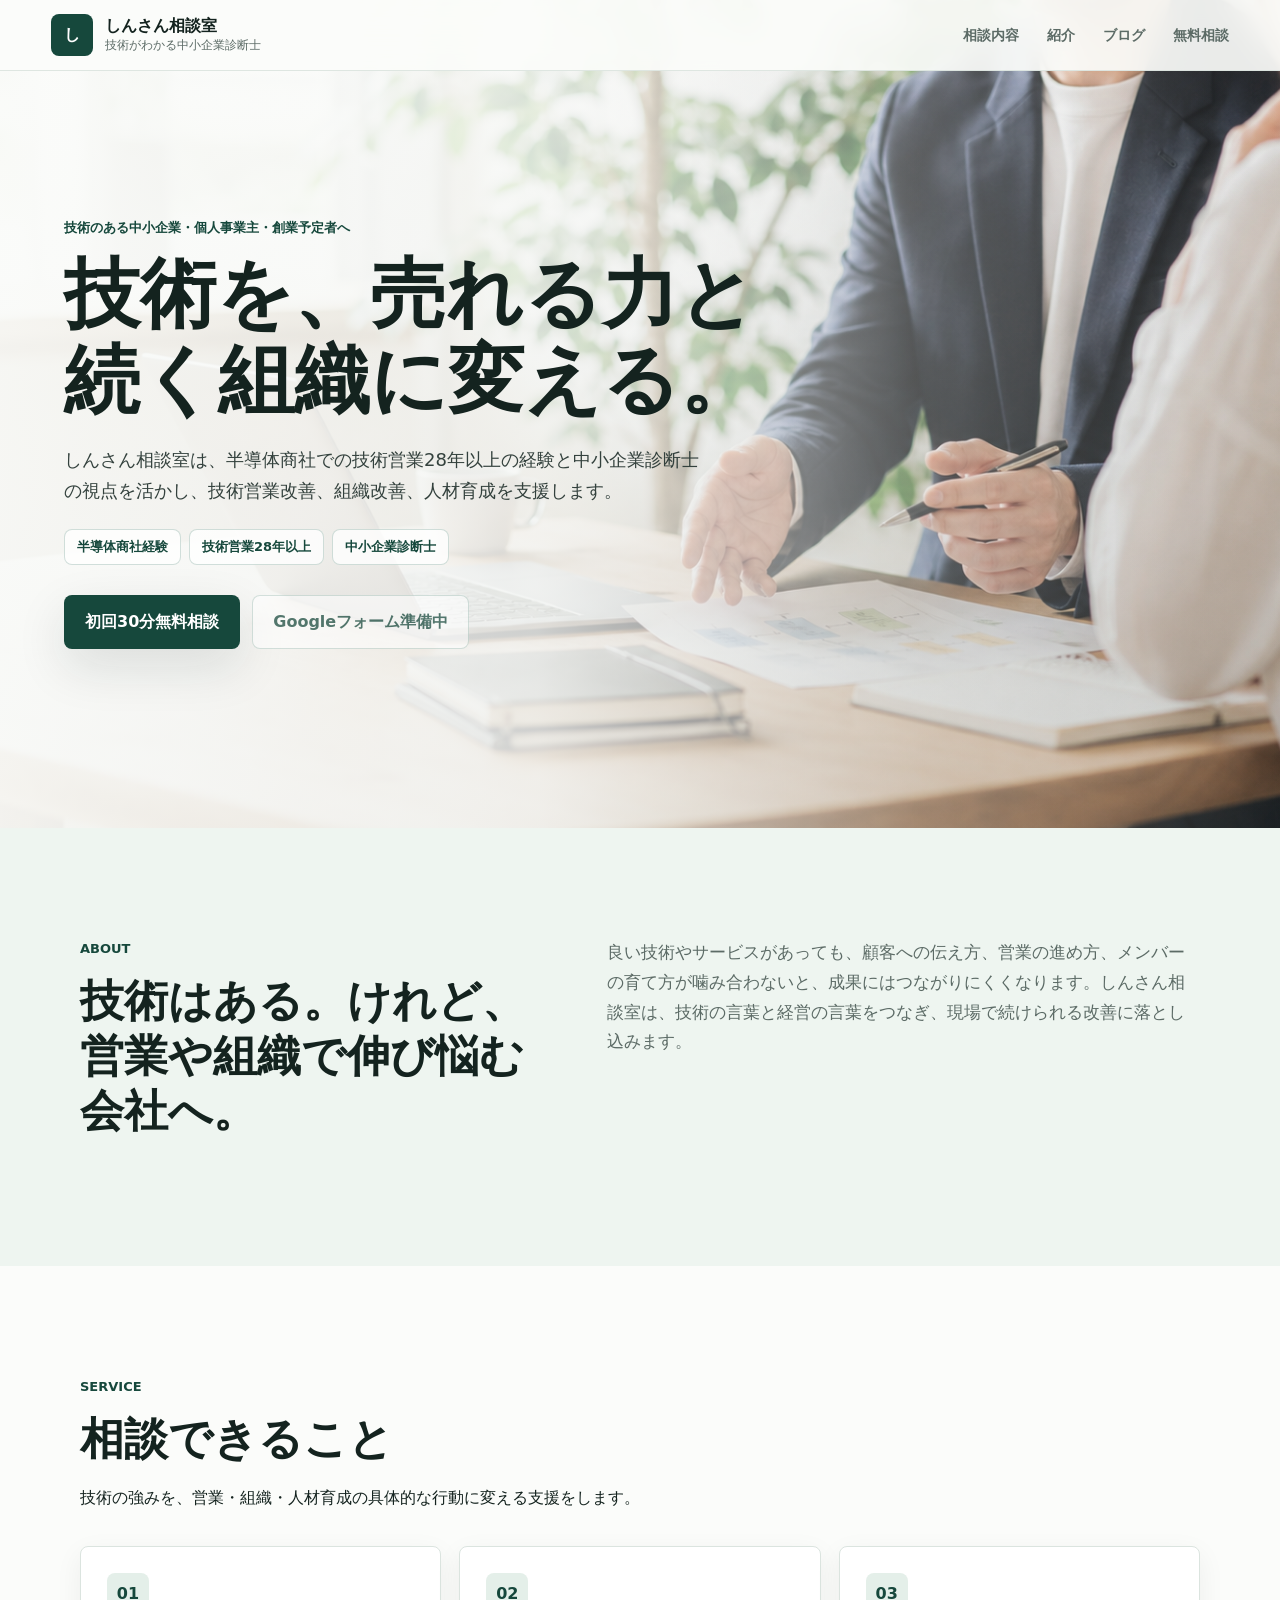
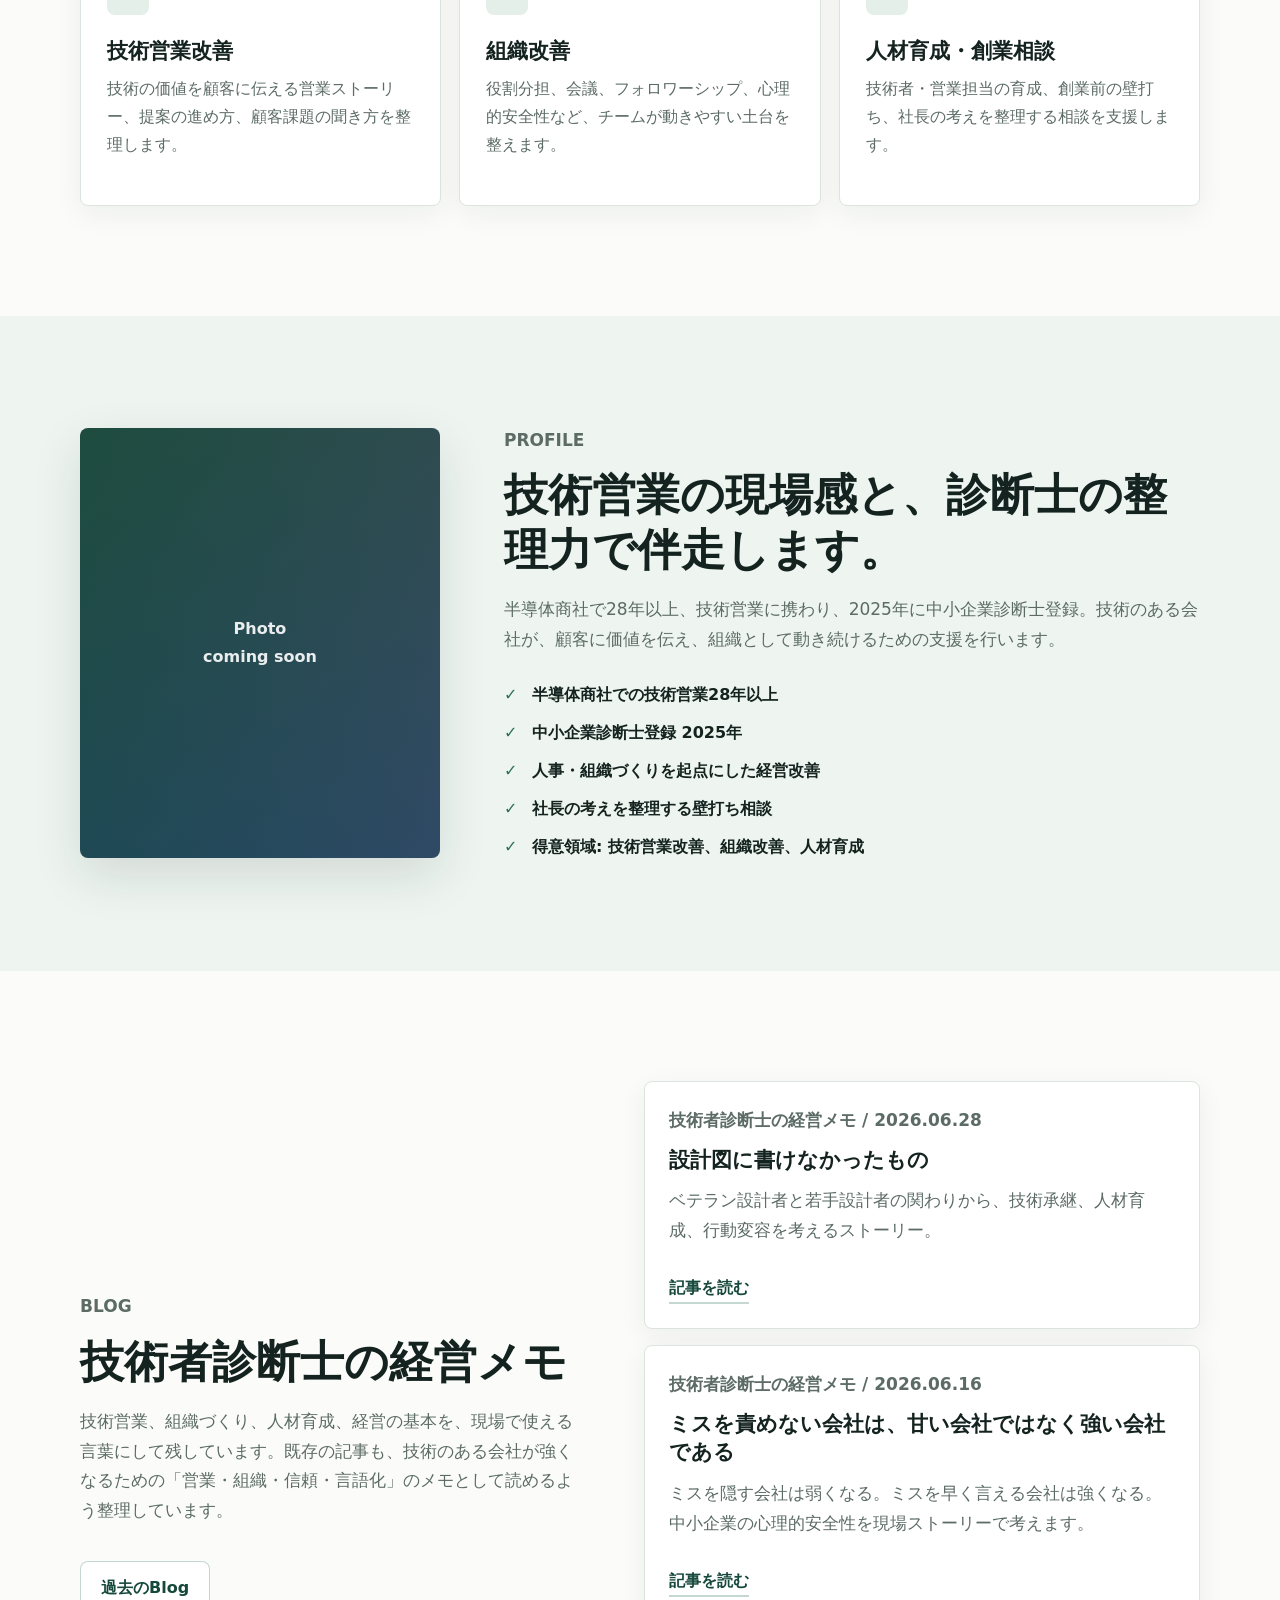
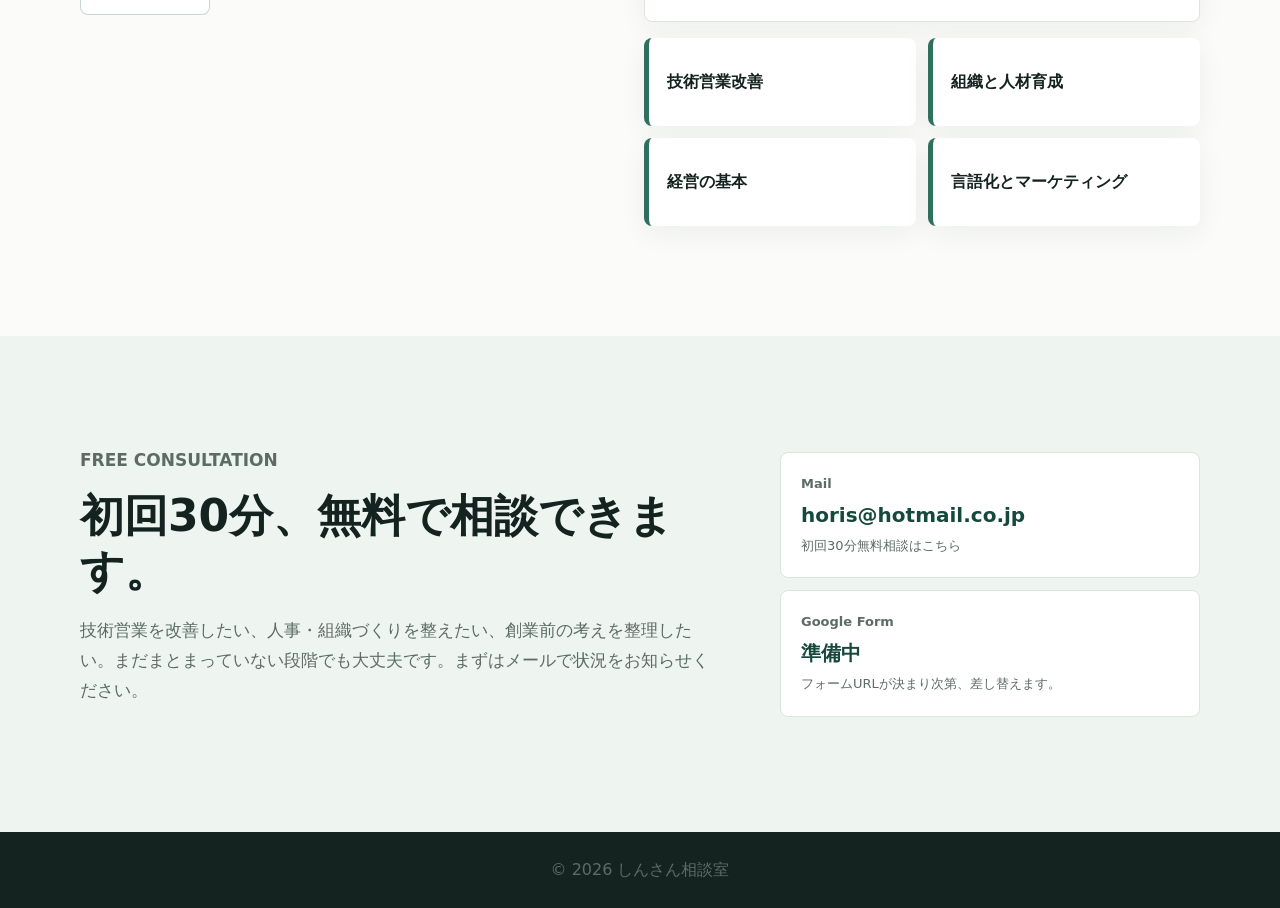
<file: index.html>
﻿<!doctype html>
<html lang="ja">
<head>
  <meta charset="utf-8">
  <meta name="viewport" content="width=device-width, initial-scale=1">
  <meta name="description" content="しんさん相談室は、半導体商社での技術営業28年以上の経験を活かし、技術のある中小企業、個人事業主、創業予定者の経営改善、技術営業改善、組織改善、人材育成を支援します。">
  <title>しんさん相談室 | 技術がわかる中小企業診断士</title>
  <link rel="stylesheet" href="styles.css">
</head>
<body>
  <header class="site-header">
    <a class="brand" href="#top" aria-label="しんさん相談室 トップへ">
      <span class="brand-mark">し</span>
      <span>
        <span class="brand-name">しんさん相談室</span>
        <span class="brand-sub">技術がわかる中小企業診断士</span>
      </span>
    </a>
    <nav class="nav" aria-label="主要メニュー">
      <a href="#service">相談内容</a>
      <a href="#profile">紹介</a>
      <a href="#blog">ブログ</a>
      <a href="#contact">無料相談</a>
    </nav>
  </header>

  <main id="top">
    <section class="hero" aria-labelledby="hero-title">
      <div class="hero-media" aria-hidden="true">
        <img src="assets/hero-consultation.png" alt="">
      </div>
      <div class="hero-overlay"></div>
      <div class="hero-content">
        <p class="eyebrow">技術のある中小企業・個人事業主・創業予定者へ</p>
        <h1 id="hero-title">技術を、売れる力と続く組織に変える。</h1>
        <p class="hero-lead">しんさん相談室は、半導体商社での技術営業28年以上の経験と中小企業診断士の視点を活かし、技術営業改善、組織改善、人材育成を支援します。</p>
        <div class="hero-badges" aria-label="専門領域">
          <span>半導体商社経験</span>
          <span>技術営業28年以上</span>
          <span>中小企業診断士</span>
        </div>
        <div class="hero-actions" aria-label="主要アクション">
          <a class="button primary" href="mailto:horis@hotmail.co.jp?subject=%E5%88%9D%E5%9B%9E30%E5%88%86%E7%84%A1%E6%96%99%E7%9B%B8%E8%AB%87%E3%81%AE%E4%BB%B6">初回30分無料相談</a>
          <a class="button secondary is-disabled" aria-disabled="true">Googleフォーム準備中</a>
        </div>
      </div>
    </section>

    <section class="intro section-band">
      <div class="section-inner intro-grid">
        <div>
          <p class="section-label">About</p>
          <h2>技術はある。けれど、営業や組織で伸び悩む会社へ。</h2>
        </div>
        <p>良い技術やサービスがあっても、顧客への伝え方、営業の進め方、メンバーの育て方が噛み合わないと、成果にはつながりにくくなります。しんさん相談室は、技術の言葉と経営の言葉をつなぎ、現場で続けられる改善に落とし込みます。</p>
      </div>
    </section>

    <section id="service" class="section">
      <div class="section-inner">
        <div class="section-head">
          <p class="section-label">Service</p>
          <h2>相談できること</h2>
          <p>技術の強みを、営業・組織・人材育成の具体的な行動に変える支援をします。</p>
        </div>
        <div class="service-grid">
          <article class="service-item">
            <span class="service-icon">01</span>
            <h3>技術営業改善</h3>
            <p>技術の価値を顧客に伝える営業ストーリー、提案の進め方、顧客課題の聞き方を整理します。</p>
          </article>
          <article class="service-item">
            <span class="service-icon">02</span>
            <h3>組織改善</h3>
            <p>役割分担、会議、フォロワーシップ、心理的安全性など、チームが動きやすい土台を整えます。</p>
          </article>
          <article class="service-item">
            <span class="service-icon">03</span>
            <h3>人材育成・創業相談</h3>
            <p>技術者・営業担当の育成、創業前の壁打ち、社長の考えを整理する相談を支援します。</p>
          </article>
        </div>
      </div>
    </section>

    <section id="profile" class="profile section-band">
      <div class="section-inner profile-grid">
        <div class="profile-photo" aria-label="プロフィール写真準備中">
          <span>Photo<br>coming soon</span>
        </div>
        <div>
          <p class="section-label">Profile</p>
          <h2>技術営業の現場感と、診断士の整理力で伴走します。</h2>
          <p>半導体商社で28年以上、技術営業に携わり、2025年に中小企業診断士登録。技術のある会社が、顧客に価値を伝え、組織として動き続けるための支援を行います。</p>
          <ul class="check-list">
            <li>半導体商社での技術営業28年以上</li>
            <li>中小企業診断士登録 2025年</li>
            <li>人事・組織づくりを起点にした経営改善</li>
            <li>社長の考えを整理する壁打ち相談</li>
            <li>得意領域: 技術営業改善、組織改善、人材育成</li>
          </ul>
        </div>
      </div>
    </section>

    <section id="blog" class="section blog-section">
      <div class="section-inner blog-layout">
        <div>
          <p class="section-label">Blog</p>
          <h2>技術者診断士の経営メモ</h2>
          <p>技術営業、組織づくり、人材育成、経営の基本を、現場で使える言葉にして残しています。既存の記事も、技術のある会社が強くなるための「営業・組織・信頼・言語化」のメモとして読めるよう整理しています。</p>
          <a class="button secondary blog-archive-button" href="blog/index.html">過去のBlog</a>
        </div>
        <div class="latest-blog">
          <div class="post-list compact-post-list" data-post-list data-post-limit="2" data-post-base="blog/" data-heading-level="h3">
            <p class="post-loading">ブログ記事を読み込んでいます。</p>
          </div>
          <div class="blog-topics" aria-label="ブログカテゴリ">
            <span>技術営業改善</span>
            <span>組織と人材育成</span>
            <span>経営の基本</span>
            <span>言語化とマーケティング</span>
          </div>
        </div>
      </div>
    </section>

    <section id="contact" class="contact section-band">
      <div class="section-inner contact-grid">
        <div>
          <p class="section-label">Free Consultation</p>
          <h2>初回30分、無料で相談できます。</h2>
          <p>技術営業を改善したい、人事・組織づくりを整えたい、創業前の考えを整理したい。まだまとまっていない段階でも大丈夫です。まずはメールで状況をお知らせください。</p>
        </div>
        <div class="contact-actions">
          <a class="contact-card" href="mailto:horis@hotmail.co.jp?subject=%E5%88%9D%E5%9B%9E30%E5%88%86%E7%84%A1%E6%96%99%E7%9B%B8%E8%AB%87%E3%81%AE%E4%BB%B6">
            <span>Mail</span>
            <strong>horis@hotmail.co.jp</strong>
            <small>初回30分無料相談はこちら</small>
          </a>
          <div class="contact-card muted-card">
            <span>Google Form</span>
            <strong>準備中</strong>
            <small>フォームURLが決まり次第、差し替えます。</small>
          </div>
        </div>
      </div>
    </section>
  </main>

  <footer class="footer">
    <p>&copy; 2026 しんさん相談室</p>
  </footer>
  <script src="blog/posts.js?v=20260628"></script>
  <script src="site.js?v=20260628" data-posts="blog/posts.json"></script>
</body>
</html>
</file>
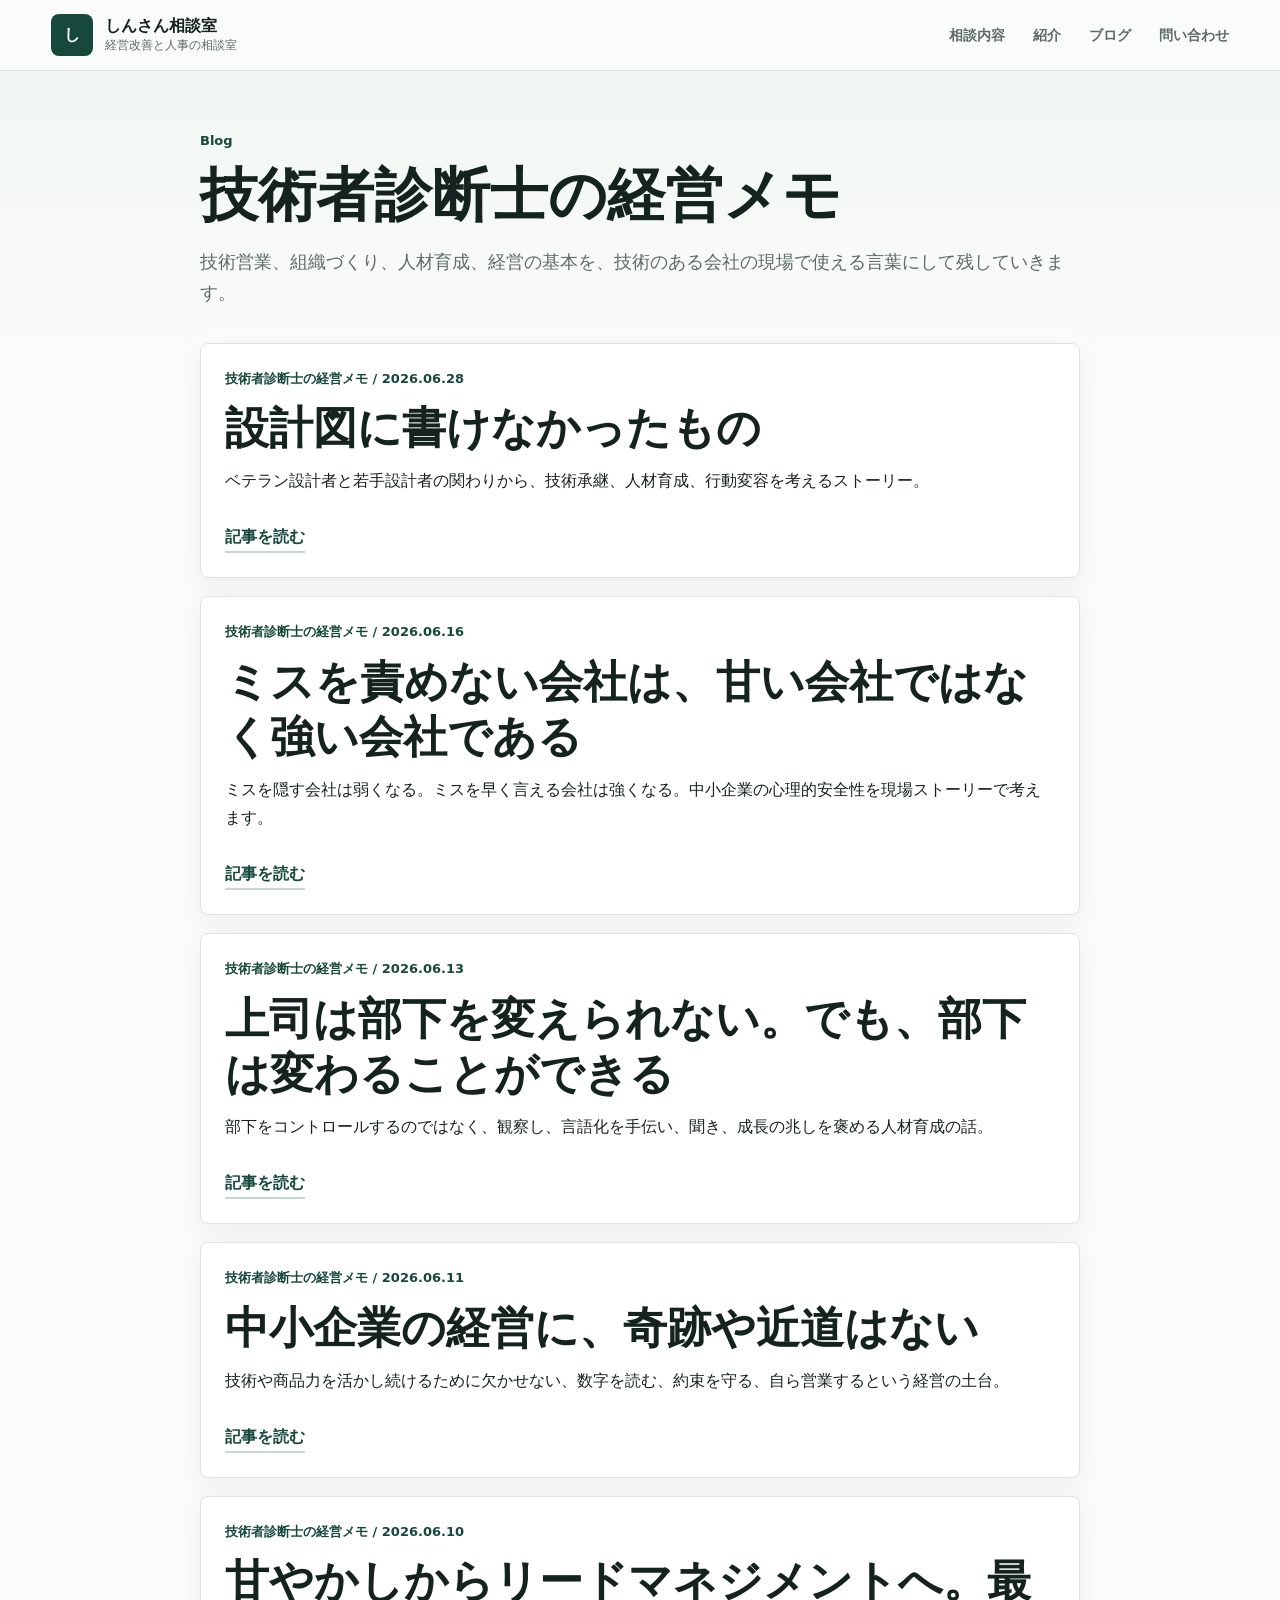
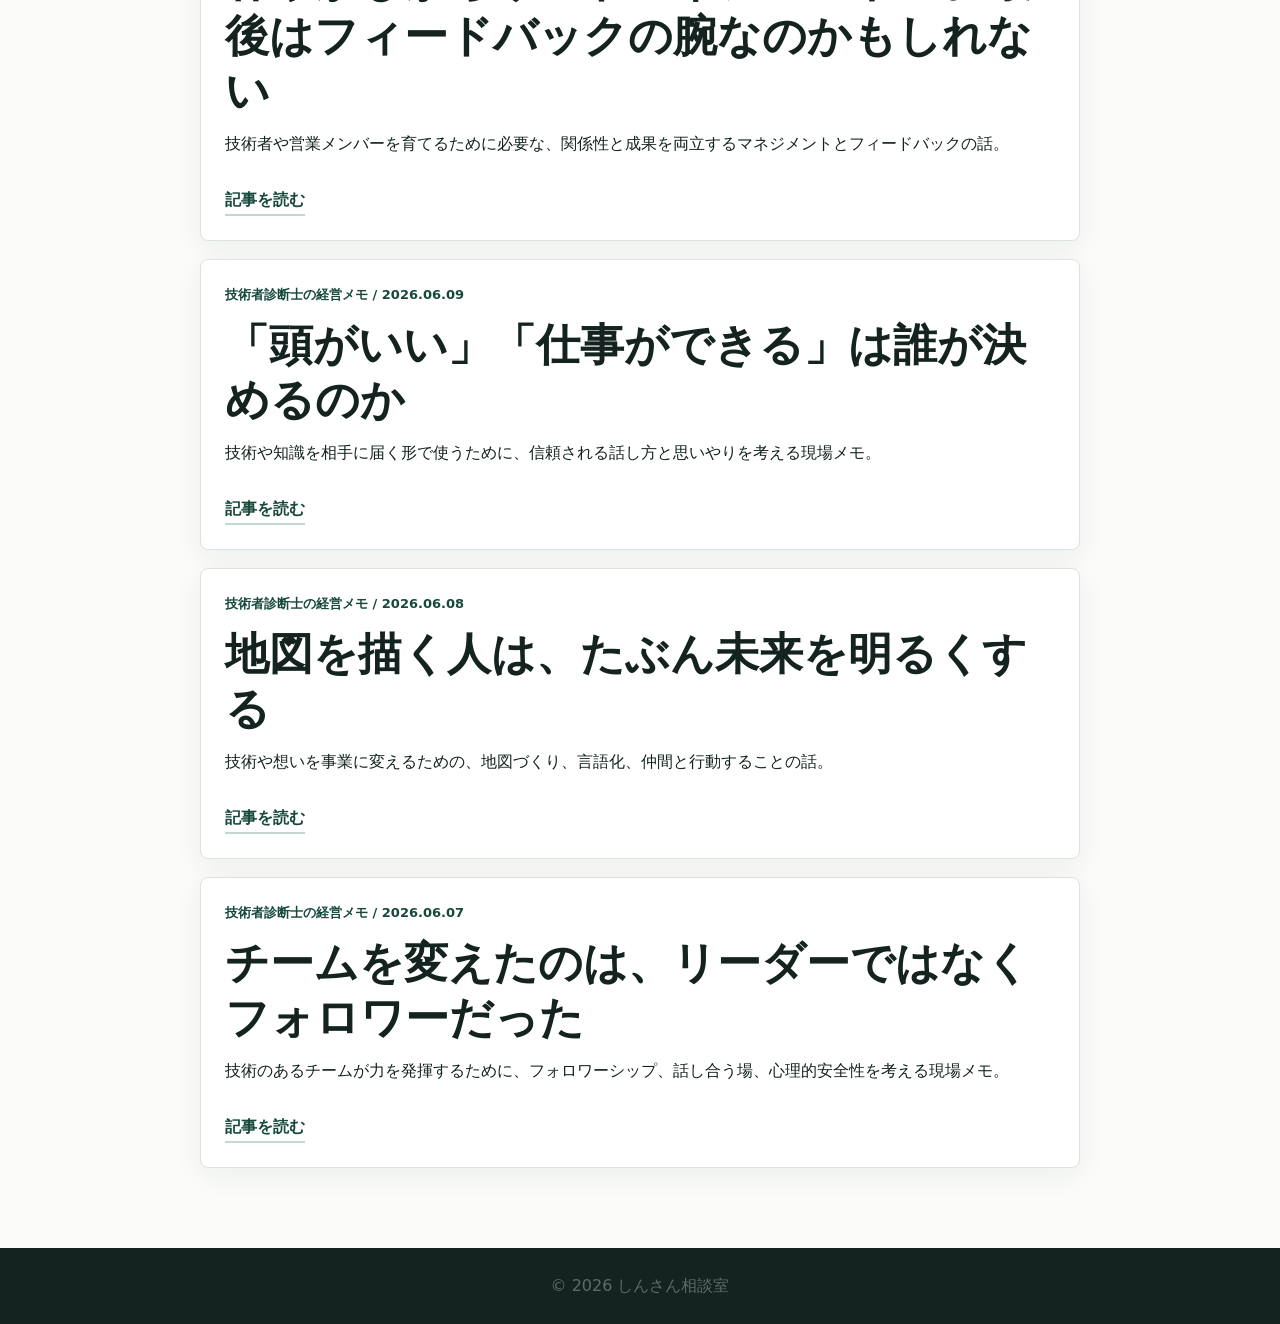
<file: blog/index.html>
﻿<!doctype html>
<html lang="ja">
<head>
  <meta charset="utf-8">
  <meta name="viewport" content="width=device-width, initial-scale=1">
  <meta name="description" content="しんさん相談室のブログ一覧。診断士の現場メモ、経営改善、人事・組織づくりの気づきを掲載します。">
  <title>技術者診断士の経営メモ | しんさん相談室</title>
  <link rel="stylesheet" href="../styles.css">
</head>
<body>
  <header class="site-header">
    <a class="brand" href="../index.html#top" aria-label="しんさん相談室 トップへ">
      <span class="brand-mark">し</span>
      <span>
        <span class="brand-name">しんさん相談室</span>
        <span class="brand-sub">経営改善と人事の相談室</span>
      </span>
    </a>
    <nav class="nav" aria-label="主要メニュー">
      <a href="../index.html#service">相談内容</a>
      <a href="../index.html#profile">紹介</a>
      <a href="../index.html#blog">ブログ</a>
      <a href="../index.html#contact">問い合わせ</a>
    </nav>
  </header>

  <main class="article-page">
    <section class="article-shell">
      <header class="article-header">
        <p class="post-meta">Blog</p>
        <h1>技術者診断士の経営メモ</h1>
        <p class="article-lead">技術営業、組織づくり、人材育成、経営の基本を、技術のある会社の現場で使える言葉にして残していきます。</p>
      </header>
      <div class="post-list" data-post-list data-post-base="" data-heading-level="h2">
        <p class="post-loading">ブログ記事を読み込んでいます。</p>
      </div>
    </section>
  </main>

  <footer class="footer">
    <p>&copy; 2026 しんさん相談室</p>
  </footer>
  <script src="posts.js?v=20260628"></script>
  <script src="../site.js?v=20260628" data-posts="posts.json"></script>
</body>
</html>
</file>
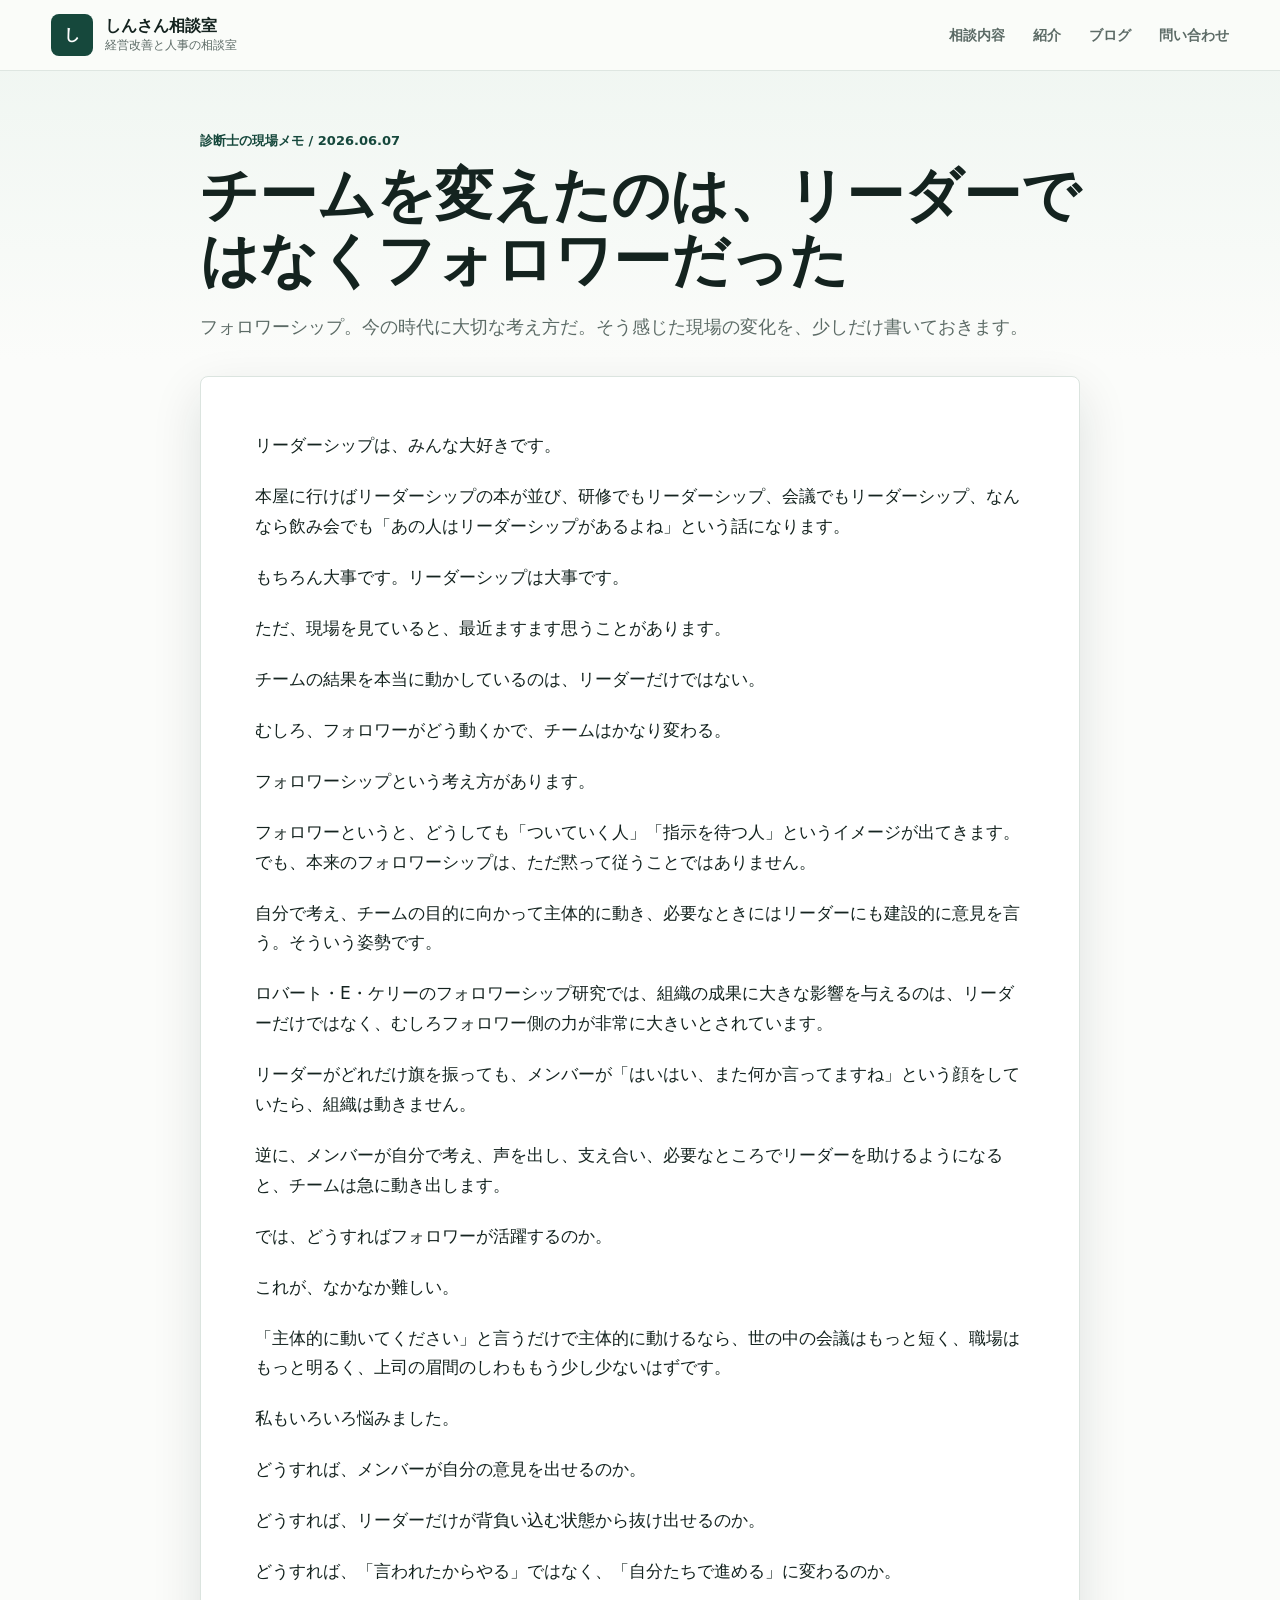
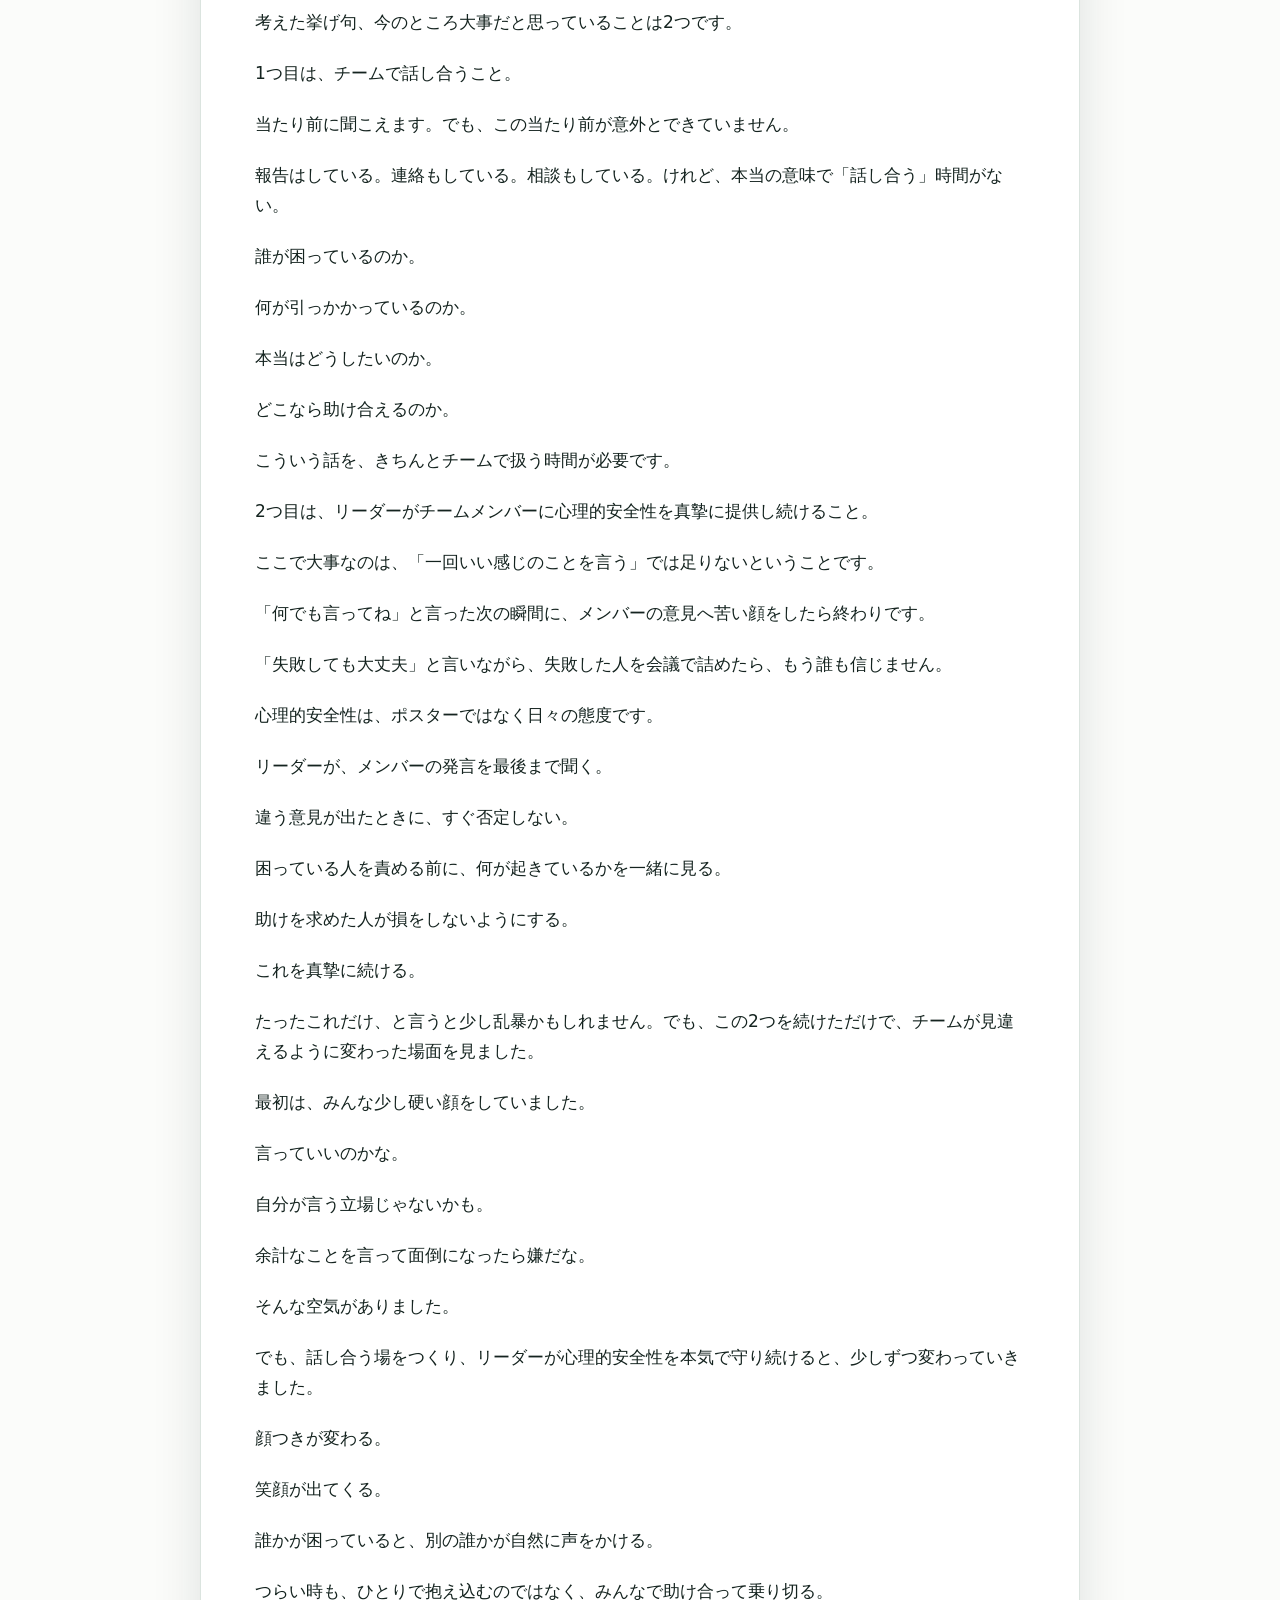
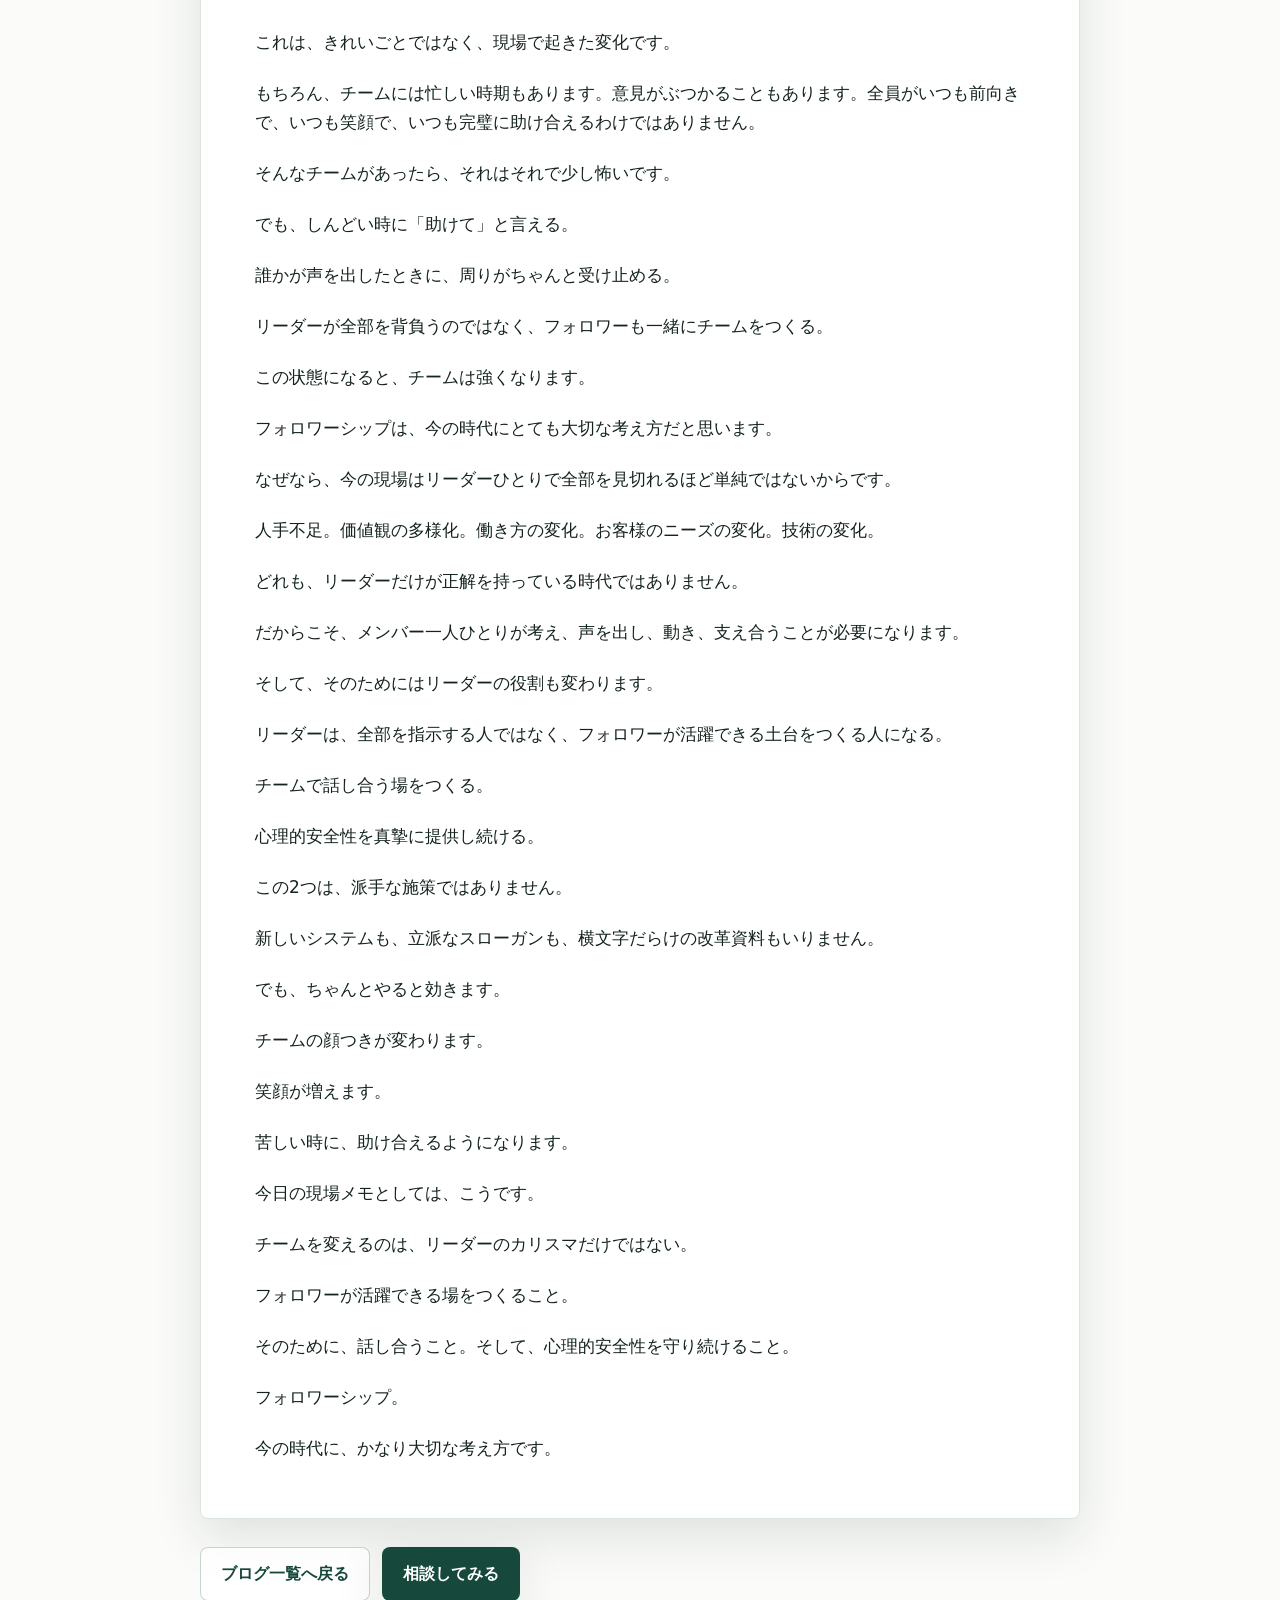
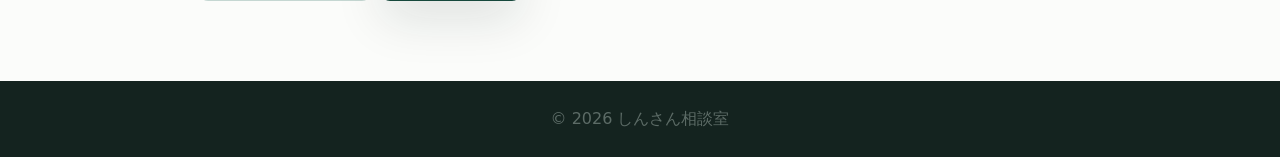
<file: blog/2026-06-07-followership-team-change.html>
﻿<!doctype html>
<html lang="ja">
<head>
  <meta charset="utf-8">
  <meta name="viewport" content="width=device-width, initial-scale=1">
  <meta name="description" content="フォロワーシップの有効性と、チームで話し合うこと、心理的安全性を提供し続けることでチームが変わった現場メモ。">
  <title>チームを変えたのは、リーダーではなくフォロワーだった | しんさん相談室</title>
  <link rel="stylesheet" href="../styles.css">
</head>
<body>
  <header class="site-header">
    <a class="brand" href="../index.html#top" aria-label="しんさん相談室 トップへ">
      <span class="brand-mark">し</span>
      <span>
        <span class="brand-name">しんさん相談室</span>
        <span class="brand-sub">経営改善と人事の相談室</span>
      </span>
    </a>
    <nav class="nav" aria-label="主要メニュー">
      <a href="../index.html#service">相談内容</a>
      <a href="../index.html#profile">紹介</a>
      <a href="../index.html#blog">ブログ</a>
      <a href="../index.html#contact">問い合わせ</a>
    </nav>
  </header>

  <main class="article-page">
    <article class="article-shell">
      <header class="article-header">
        <p class="post-meta">診断士の現場メモ / 2026.06.07</p>
        <h1>チームを変えたのは、リーダーではなくフォロワーだった</h1>
        <p class="article-lead">フォロワーシップ。今の時代に大切な考え方だ。そう感じた現場の変化を、少しだけ書いておきます。</p>
      </header>

      <div class="article-body">
        <p>リーダーシップは、みんな大好きです。</p>
        <p>本屋に行けばリーダーシップの本が並び、研修でもリーダーシップ、会議でもリーダーシップ、なんなら飲み会でも「あの人はリーダーシップがあるよね」という話になります。</p>
        <p>もちろん大事です。リーダーシップは大事です。</p>
        <p>ただ、現場を見ていると、最近ますます思うことがあります。</p>
        <p>チームの結果を本当に動かしているのは、リーダーだけではない。</p>
        <p>むしろ、フォロワーがどう動くかで、チームはかなり変わる。</p>
        <p>フォロワーシップという考え方があります。</p>
        <p>フォロワーというと、どうしても「ついていく人」「指示を待つ人」というイメージが出てきます。でも、本来のフォロワーシップは、ただ黙って従うことではありません。</p>
        <p>自分で考え、チームの目的に向かって主体的に動き、必要なときにはリーダーにも建設的に意見を言う。そういう姿勢です。</p>
        <p>ロバート・E・ケリーのフォロワーシップ研究では、組織の成果に大きな影響を与えるのは、リーダーだけではなく、むしろフォロワー側の力が非常に大きいとされています。</p>
        <p>リーダーがどれだけ旗を振っても、メンバーが「はいはい、また何か言ってますね」という顔をしていたら、組織は動きません。</p>
        <p>逆に、メンバーが自分で考え、声を出し、支え合い、必要なところでリーダーを助けるようになると、チームは急に動き出します。</p>
        <p>では、どうすればフォロワーが活躍するのか。</p>
        <p>これが、なかなか難しい。</p>
        <p>「主体的に動いてください」と言うだけで主体的に動けるなら、世の中の会議はもっと短く、職場はもっと明るく、上司の眉間のしわももう少し少ないはずです。</p>
        <p>私もいろいろ悩みました。</p>
        <p>どうすれば、メンバーが自分の意見を出せるのか。</p>
        <p>どうすれば、リーダーだけが背負い込む状態から抜け出せるのか。</p>
        <p>どうすれば、「言われたからやる」ではなく、「自分たちで進める」に変わるのか。</p>
        <p>考えた挙げ句、今のところ大事だと思っていることは2つです。</p>
        <p>1つ目は、チームで話し合うこと。</p>
        <p>当たり前に聞こえます。でも、この当たり前が意外とできていません。</p>
        <p>報告はしている。連絡もしている。相談もしている。けれど、本当の意味で「話し合う」時間がない。</p>
        <p>誰が困っているのか。</p>
        <p>何が引っかかっているのか。</p>
        <p>本当はどうしたいのか。</p>
        <p>どこなら助け合えるのか。</p>
        <p>こういう話を、きちんとチームで扱う時間が必要です。</p>
        <p>2つ目は、リーダーがチームメンバーに心理的安全性を真摯に提供し続けること。</p>
        <p>ここで大事なのは、「一回いい感じのことを言う」では足りないということです。</p>
        <p>「何でも言ってね」と言った次の瞬間に、メンバーの意見へ苦い顔をしたら終わりです。</p>
        <p>「失敗しても大丈夫」と言いながら、失敗した人を会議で詰めたら、もう誰も信じません。</p>
        <p>心理的安全性は、ポスターではなく日々の態度です。</p>
        <p>リーダーが、メンバーの発言を最後まで聞く。</p>
        <p>違う意見が出たときに、すぐ否定しない。</p>
        <p>困っている人を責める前に、何が起きているかを一緒に見る。</p>
        <p>助けを求めた人が損をしないようにする。</p>
        <p>これを真摯に続ける。</p>
        <p>たったこれだけ、と言うと少し乱暴かもしれません。でも、この2つを続けただけで、チームが見違えるように変わった場面を見ました。</p>
        <p>最初は、みんな少し硬い顔をしていました。</p>
        <p>言っていいのかな。</p>
        <p>自分が言う立場じゃないかも。</p>
        <p>余計なことを言って面倒になったら嫌だな。</p>
        <p>そんな空気がありました。</p>
        <p>でも、話し合う場をつくり、リーダーが心理的安全性を本気で守り続けると、少しずつ変わっていきました。</p>
        <p>顔つきが変わる。</p>
        <p>笑顔が出てくる。</p>
        <p>誰かが困っていると、別の誰かが自然に声をかける。</p>
        <p>つらい時も、ひとりで抱え込むのではなく、みんなで助け合って乗り切る。</p>
        <p>これは、きれいごとではなく、現場で起きた変化です。</p>
        <p>もちろん、チームには忙しい時期もあります。意見がぶつかることもあります。全員がいつも前向きで、いつも笑顔で、いつも完璧に助け合えるわけではありません。</p>
        <p>そんなチームがあったら、それはそれで少し怖いです。</p>
        <p>でも、しんどい時に「助けて」と言える。</p>
        <p>誰かが声を出したときに、周りがちゃんと受け止める。</p>
        <p>リーダーが全部を背負うのではなく、フォロワーも一緒にチームをつくる。</p>
        <p>この状態になると、チームは強くなります。</p>
        <p>フォロワーシップは、今の時代にとても大切な考え方だと思います。</p>
        <p>なぜなら、今の現場はリーダーひとりで全部を見切れるほど単純ではないからです。</p>
        <p>人手不足。価値観の多様化。働き方の変化。お客様のニーズの変化。技術の変化。</p>
        <p>どれも、リーダーだけが正解を持っている時代ではありません。</p>
        <p>だからこそ、メンバー一人ひとりが考え、声を出し、動き、支え合うことが必要になります。</p>
        <p>そして、そのためにはリーダーの役割も変わります。</p>
        <p>リーダーは、全部を指示する人ではなく、フォロワーが活躍できる土台をつくる人になる。</p>
        <p>チームで話し合う場をつくる。</p>
        <p>心理的安全性を真摯に提供し続ける。</p>
        <p>この2つは、派手な施策ではありません。</p>
        <p>新しいシステムも、立派なスローガンも、横文字だらけの改革資料もいりません。</p>
        <p>でも、ちゃんとやると効きます。</p>
        <p>チームの顔つきが変わります。</p>
        <p>笑顔が増えます。</p>
        <p>苦しい時に、助け合えるようになります。</p>
        <p>今日の現場メモとしては、こうです。</p>
        <p>チームを変えるのは、リーダーのカリスマだけではない。</p>
        <p>フォロワーが活躍できる場をつくること。</p>
        <p>そのために、話し合うこと。そして、心理的安全性を守り続けること。</p>
        <p>フォロワーシップ。</p>
        <p>今の時代に、かなり大切な考え方です。</p>
      </div>

      <footer class="article-footer">
        <a class="button secondary" href="index.html">ブログ一覧へ戻る</a>
        <a class="button primary" href="mailto:horis@hotmail.co.jp">相談してみる</a>
      </footer>
    </article>
  </main>

  <footer class="footer">
    <p>&copy; 2026 しんさん相談室</p>
  </footer>
</body>
</html>
</file>
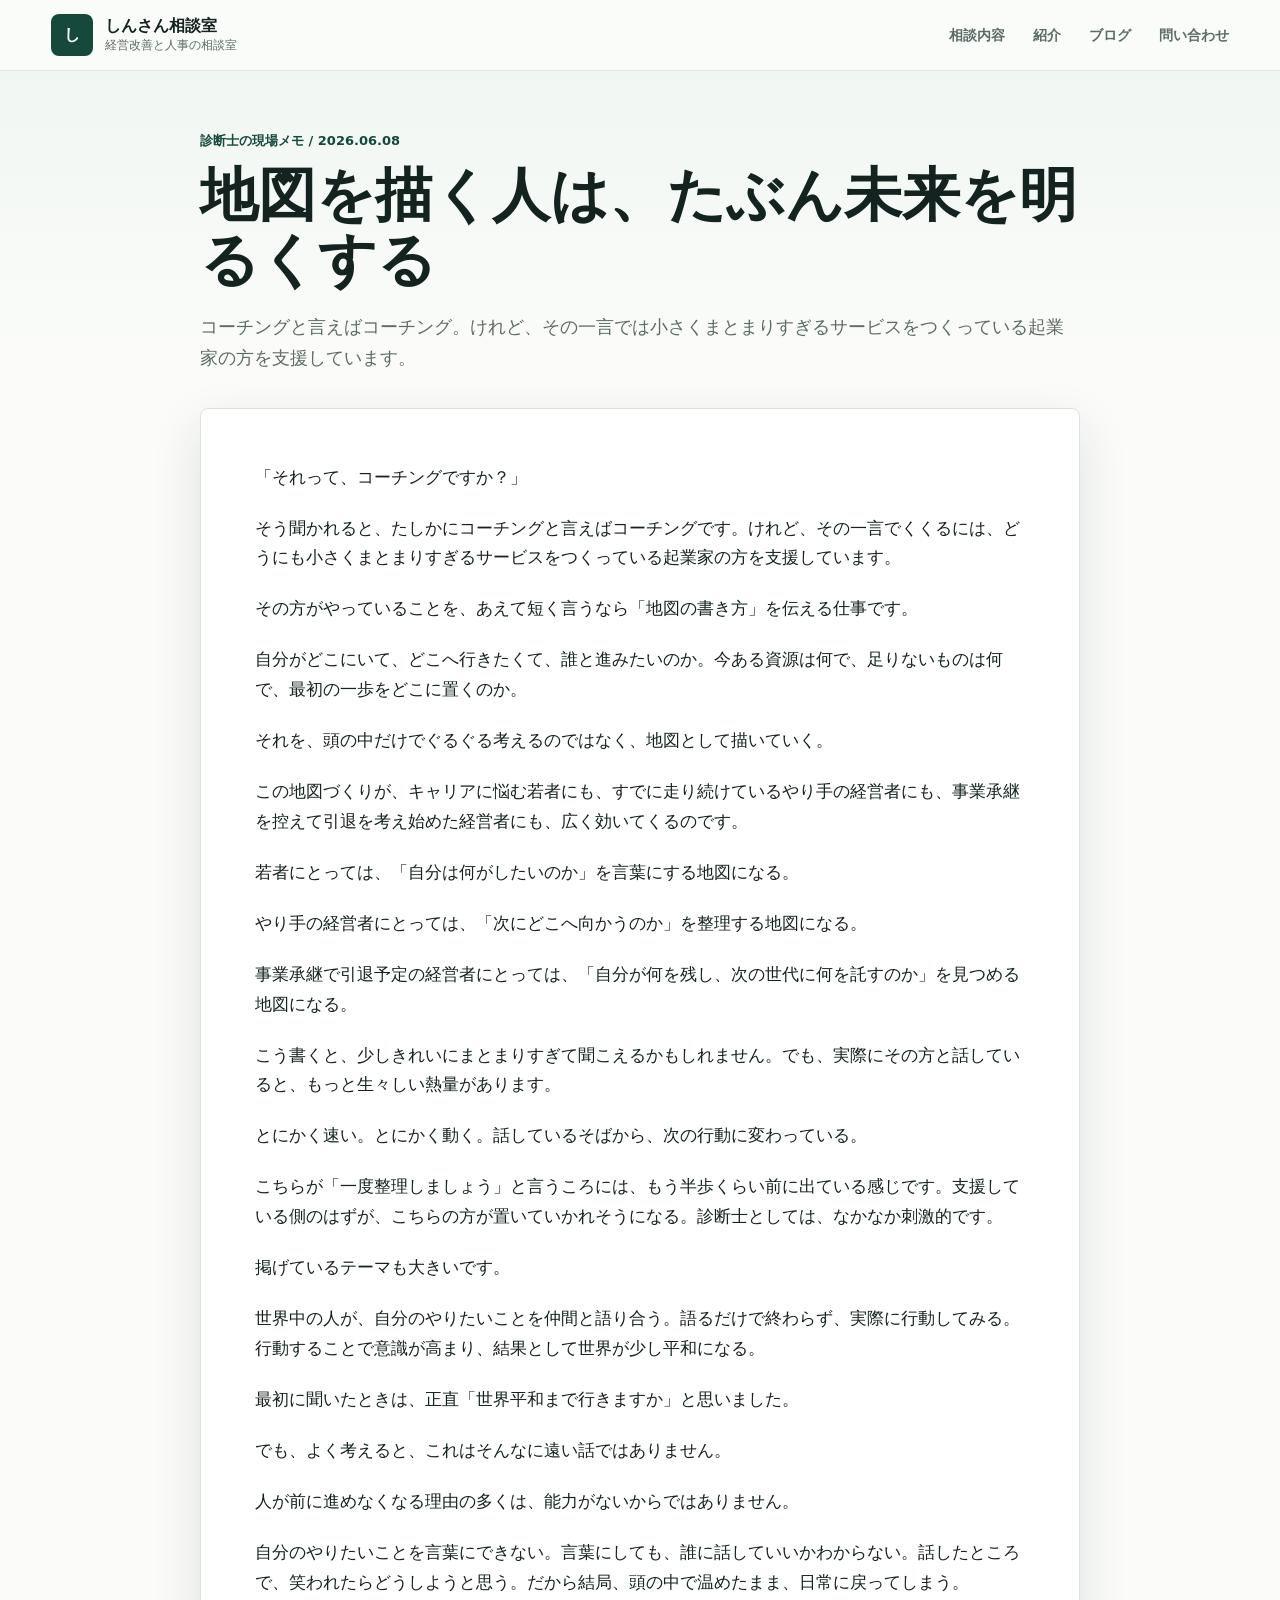
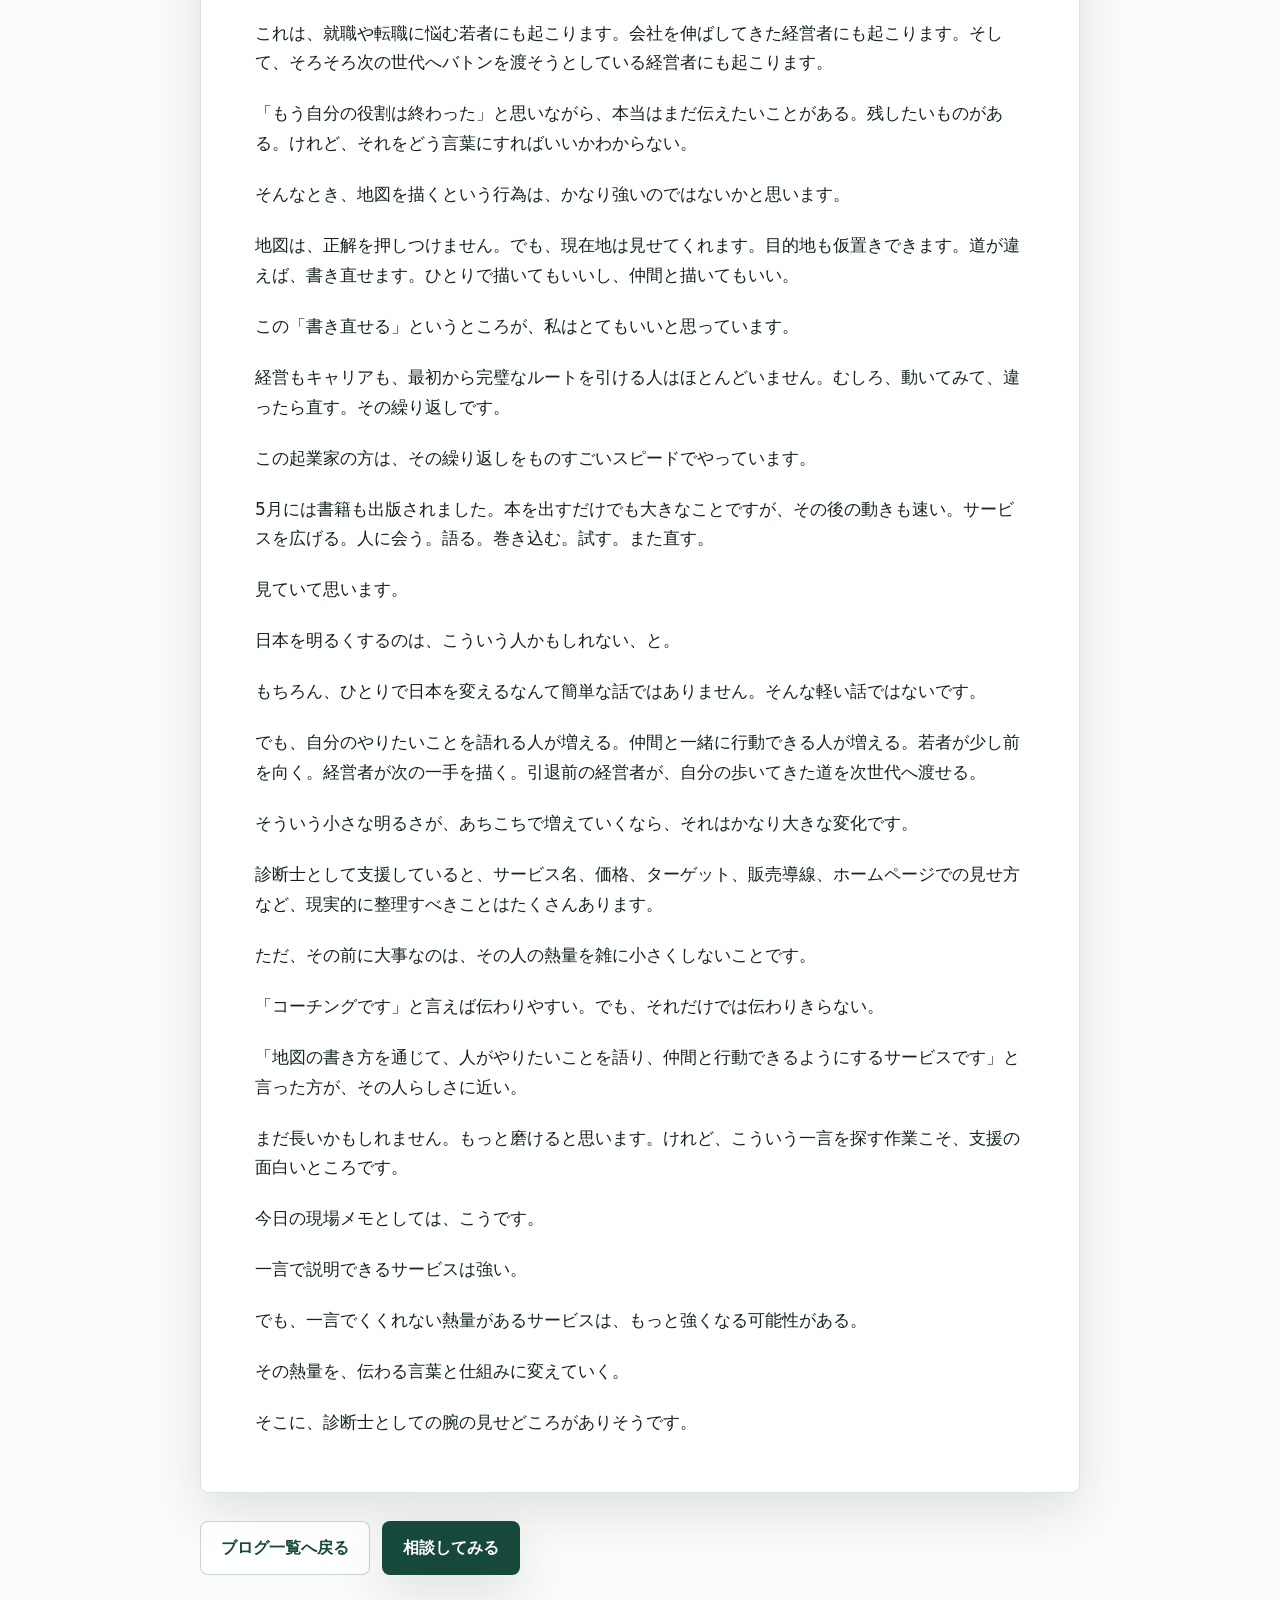
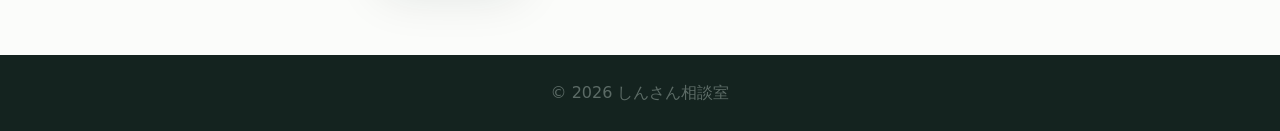
<file: blog/2026-06-08-map-writing-consulting.html>
﻿<!doctype html>
<html lang="ja">
<head>
  <meta charset="utf-8">
  <meta name="viewport" content="width=device-width, initial-scale=1">
  <meta name="description" content="地図の書き方一本で、キャリアに悩む若者、経営者、事業承継予定者を支援する起業家についての診断士現場メモ。">
  <title>地図を描く人は、たぶん未来を明るくする | しんさん相談室</title>
  <link rel="stylesheet" href="../styles.css">
</head>
<body>
  <header class="site-header">
    <a class="brand" href="../index.html#top" aria-label="しんさん相談室 トップへ">
      <span class="brand-mark">し</span>
      <span>
        <span class="brand-name">しんさん相談室</span>
        <span class="brand-sub">経営改善と人事の相談室</span>
      </span>
    </a>
    <nav class="nav" aria-label="主要メニュー">
      <a href="../index.html#service">相談内容</a>
      <a href="../index.html#profile">紹介</a>
      <a href="../index.html#blog">ブログ</a>
      <a href="../index.html#contact">問い合わせ</a>
    </nav>
  </header>

  <main class="article-page">
    <article class="article-shell">
      <header class="article-header">
        <p class="post-meta">診断士の現場メモ / 2026.06.08</p>
        <h1>地図を描く人は、たぶん未来を明るくする</h1>
        <p class="article-lead">コーチングと言えばコーチング。けれど、その一言では小さくまとまりすぎるサービスをつくっている起業家の方を支援しています。</p>
      </header>

      <div class="article-body">
        <p>「それって、コーチングですか？」</p>
        <p>そう聞かれると、たしかにコーチングと言えばコーチングです。けれど、その一言でくくるには、どうにも小さくまとまりすぎるサービスをつくっている起業家の方を支援しています。</p>
        <p>その方がやっていることを、あえて短く言うなら「地図の書き方」を伝える仕事です。</p>
        <p>自分がどこにいて、どこへ行きたくて、誰と進みたいのか。今ある資源は何で、足りないものは何で、最初の一歩をどこに置くのか。</p>
        <p>それを、頭の中だけでぐるぐる考えるのではなく、地図として描いていく。</p>
        <p>この地図づくりが、キャリアに悩む若者にも、すでに走り続けているやり手の経営者にも、事業承継を控えて引退を考え始めた経営者にも、広く効いてくるのです。</p>
        <p>若者にとっては、「自分は何がしたいのか」を言葉にする地図になる。</p>
        <p>やり手の経営者にとっては、「次にどこへ向かうのか」を整理する地図になる。</p>
        <p>事業承継で引退予定の経営者にとっては、「自分が何を残し、次の世代に何を託すのか」を見つめる地図になる。</p>
        <p>こう書くと、少しきれいにまとまりすぎて聞こえるかもしれません。でも、実際にその方と話していると、もっと生々しい熱量があります。</p>
        <p>とにかく速い。とにかく動く。話しているそばから、次の行動に変わっている。</p>
        <p>こちらが「一度整理しましょう」と言うころには、もう半歩くらい前に出ている感じです。支援している側のはずが、こちらの方が置いていかれそうになる。診断士としては、なかなか刺激的です。</p>
        <p>掲げているテーマも大きいです。</p>
        <p>世界中の人が、自分のやりたいことを仲間と語り合う。語るだけで終わらず、実際に行動してみる。行動することで意識が高まり、結果として世界が少し平和になる。</p>
        <p>最初に聞いたときは、正直「世界平和まで行きますか」と思いました。</p>
        <p>でも、よく考えると、これはそんなに遠い話ではありません。</p>
        <p>人が前に進めなくなる理由の多くは、能力がないからではありません。</p>
        <p>自分のやりたいことを言葉にできない。言葉にしても、誰に話していいかわからない。話したところで、笑われたらどうしようと思う。だから結局、頭の中で温めたまま、日常に戻ってしまう。</p>
        <p>これは、就職や転職に悩む若者にも起こります。会社を伸ばしてきた経営者にも起こります。そして、そろそろ次の世代へバトンを渡そうとしている経営者にも起こります。</p>
        <p>「もう自分の役割は終わった」と思いながら、本当はまだ伝えたいことがある。残したいものがある。けれど、それをどう言葉にすればいいかわからない。</p>
        <p>そんなとき、地図を描くという行為は、かなり強いのではないかと思います。</p>
        <p>地図は、正解を押しつけません。でも、現在地は見せてくれます。目的地も仮置きできます。道が違えば、書き直せます。ひとりで描いてもいいし、仲間と描いてもいい。</p>
        <p>この「書き直せる」というところが、私はとてもいいと思っています。</p>
        <p>経営もキャリアも、最初から完璧なルートを引ける人はほとんどいません。むしろ、動いてみて、違ったら直す。その繰り返しです。</p>
        <p>この起業家の方は、その繰り返しをものすごいスピードでやっています。</p>
        <p>5月には書籍も出版されました。本を出すだけでも大きなことですが、その後の動きも速い。サービスを広げる。人に会う。語る。巻き込む。試す。また直す。</p>
        <p>見ていて思います。</p>
        <p>日本を明るくするのは、こういう人かもしれない、と。</p>
        <p>もちろん、ひとりで日本を変えるなんて簡単な話ではありません。そんな軽い話ではないです。</p>
        <p>でも、自分のやりたいことを語れる人が増える。仲間と一緒に行動できる人が増える。若者が少し前を向く。経営者が次の一手を描く。引退前の経営者が、自分の歩いてきた道を次世代へ渡せる。</p>
        <p>そういう小さな明るさが、あちこちで増えていくなら、それはかなり大きな変化です。</p>
        <p>診断士として支援していると、サービス名、価格、ターゲット、販売導線、ホームページでの見せ方など、現実的に整理すべきことはたくさんあります。</p>
        <p>ただ、その前に大事なのは、その人の熱量を雑に小さくしないことです。</p>
        <p>「コーチングです」と言えば伝わりやすい。でも、それだけでは伝わりきらない。</p>
        <p>「地図の書き方を通じて、人がやりたいことを語り、仲間と行動できるようにするサービスです」と言った方が、その人らしさに近い。</p>
        <p>まだ長いかもしれません。もっと磨けると思います。けれど、こういう一言を探す作業こそ、支援の面白いところです。</p>
        <p>今日の現場メモとしては、こうです。</p>
        <p>一言で説明できるサービスは強い。</p>
        <p>でも、一言でくくれない熱量があるサービスは、もっと強くなる可能性がある。</p>
        <p>その熱量を、伝わる言葉と仕組みに変えていく。</p>
        <p>そこに、診断士としての腕の見せどころがありそうです。</p>
      </div>

      <footer class="article-footer">
        <a class="button secondary" href="../index.html#blog">ブログ一覧へ戻る</a>
        <a class="button primary" href="mailto:horis@hotmail.co.jp">相談してみる</a>
      </footer>
    </article>
  </main>

  <footer class="footer">
    <p>&copy; 2026 しんさん相談室</p>
  </footer>
</body>
</html>
</file>
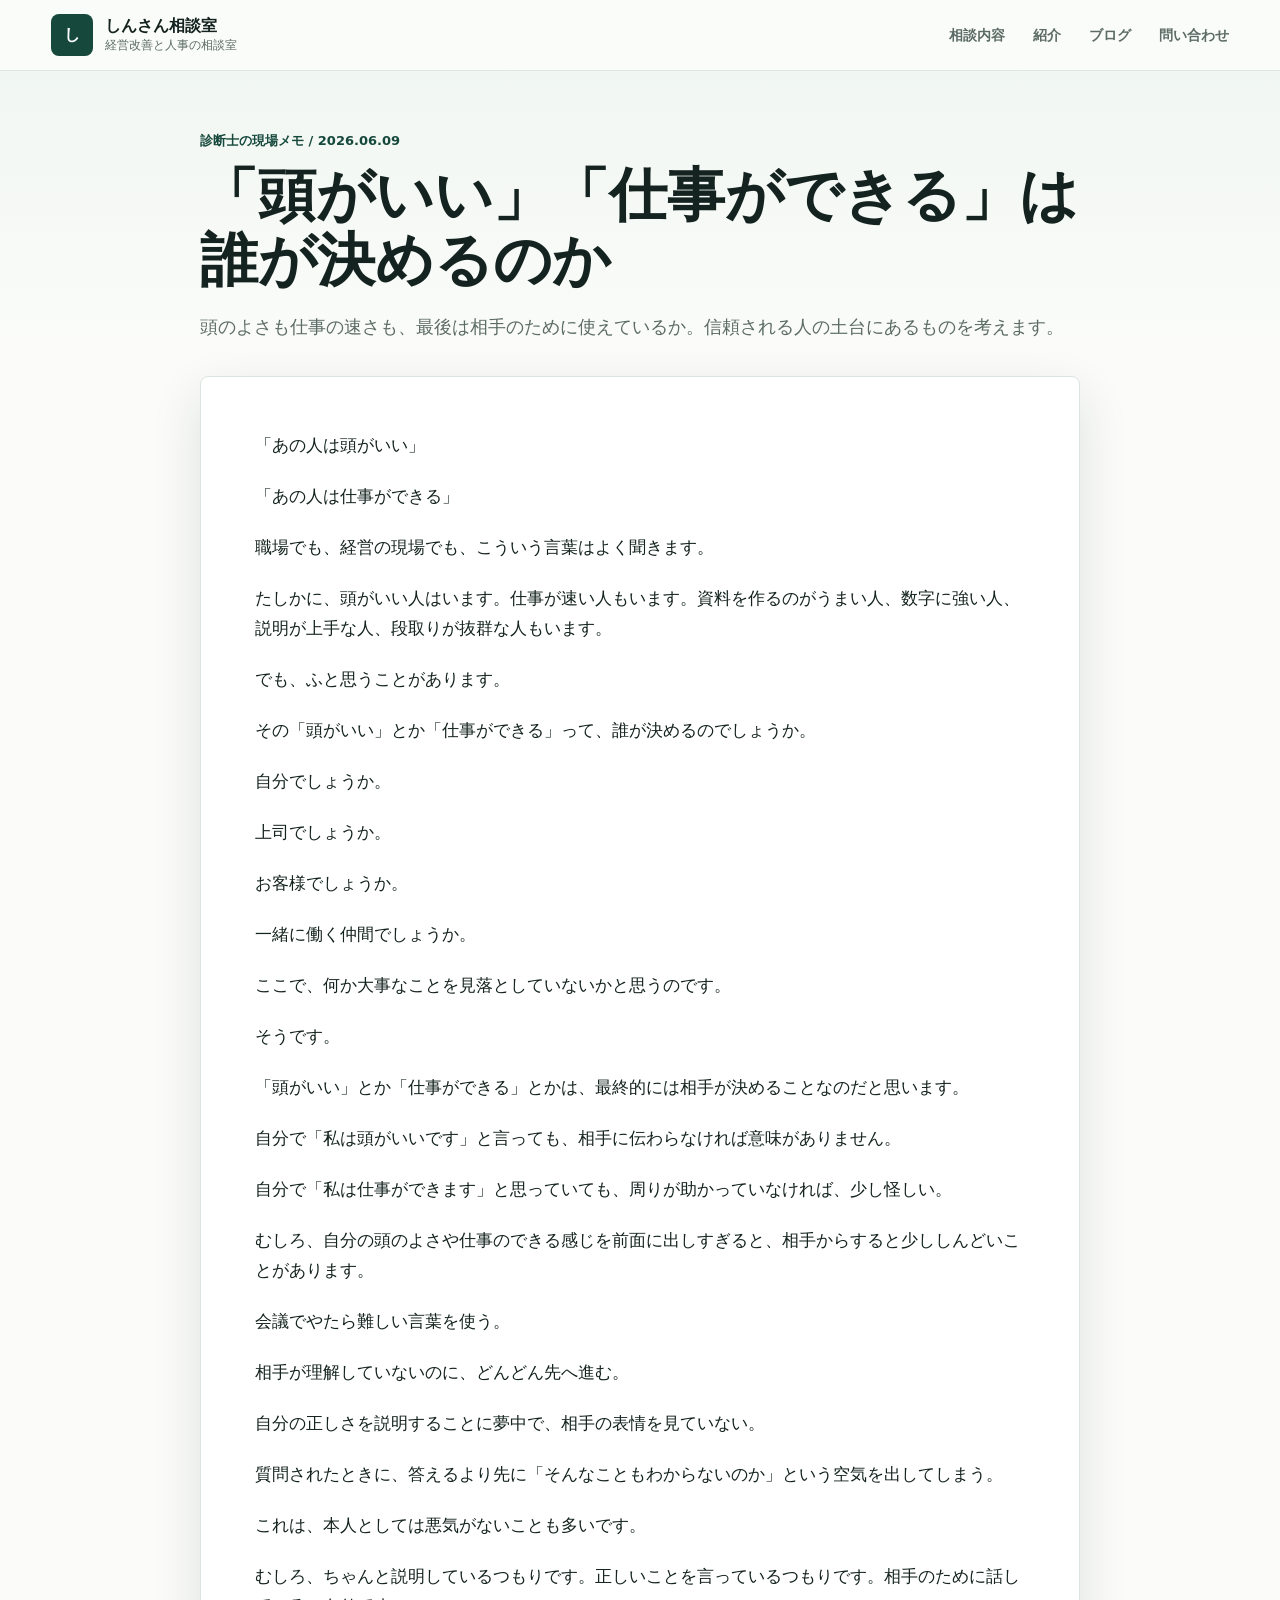
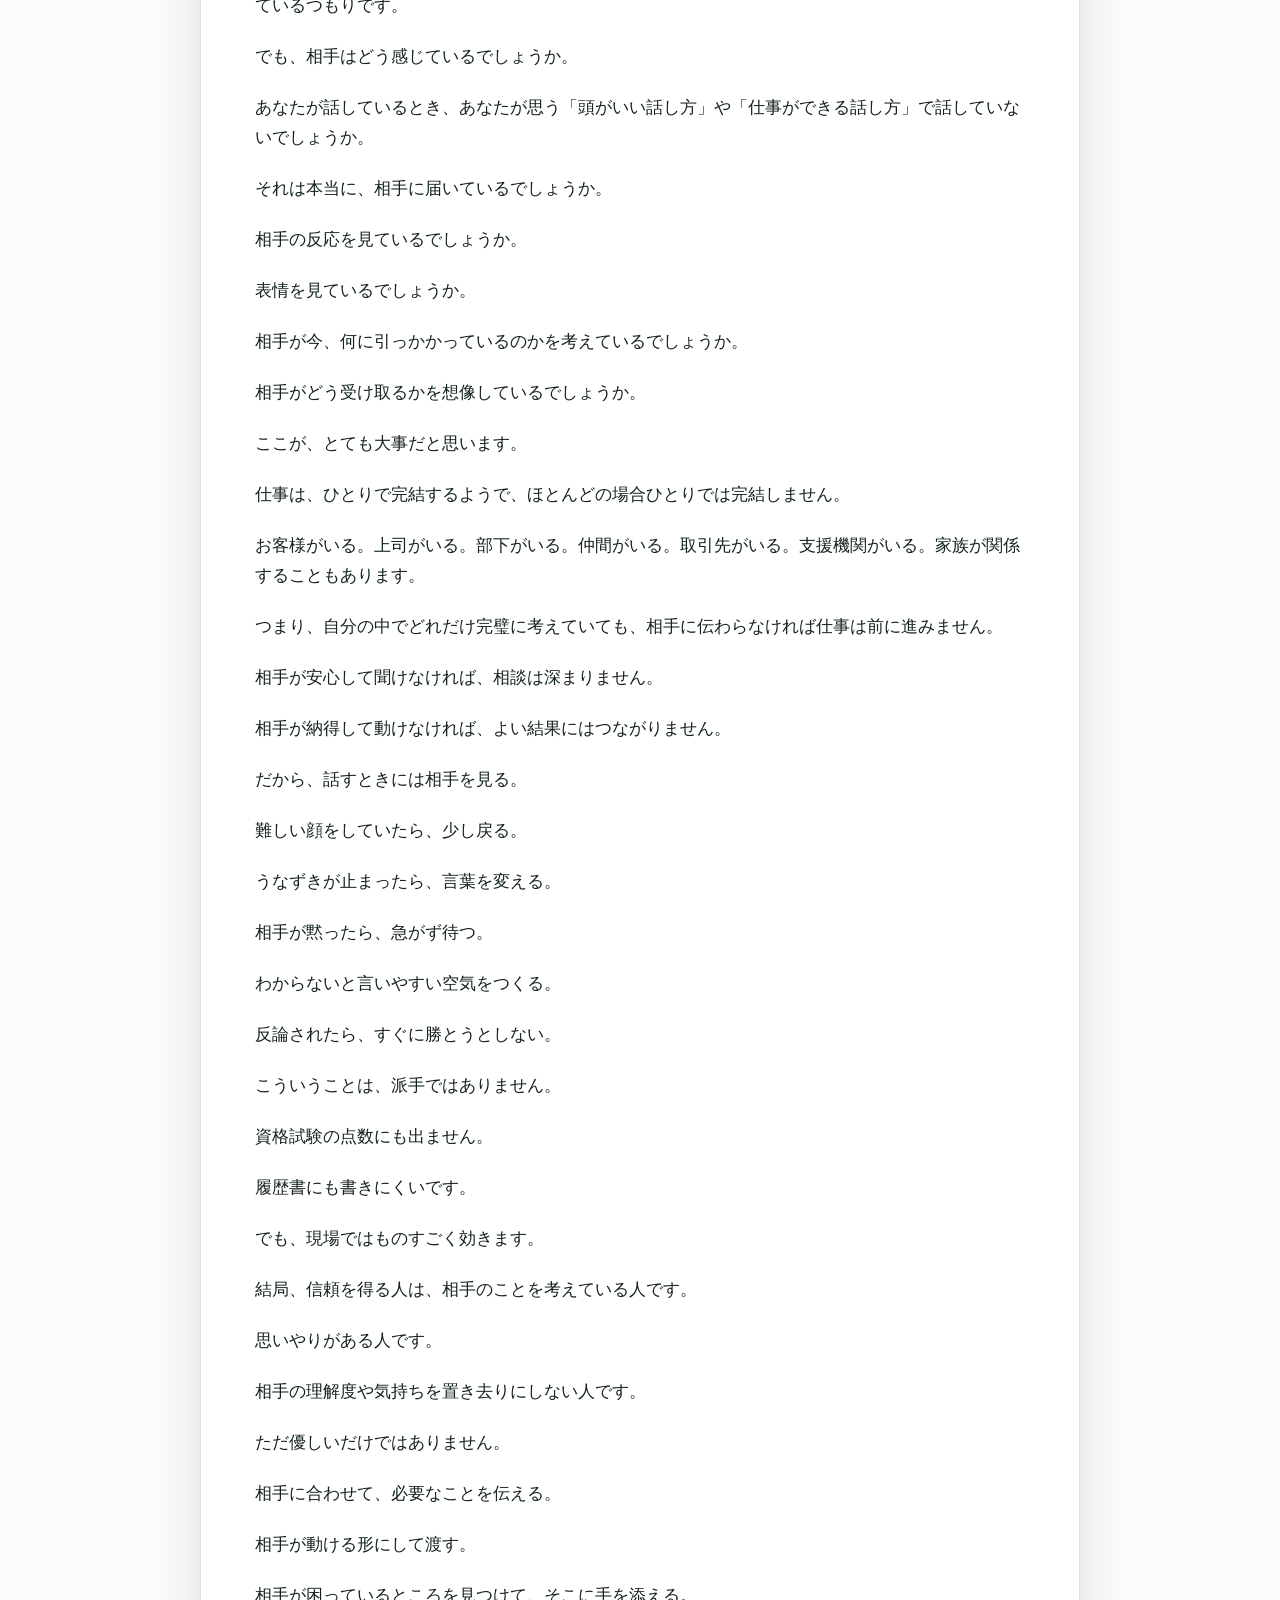
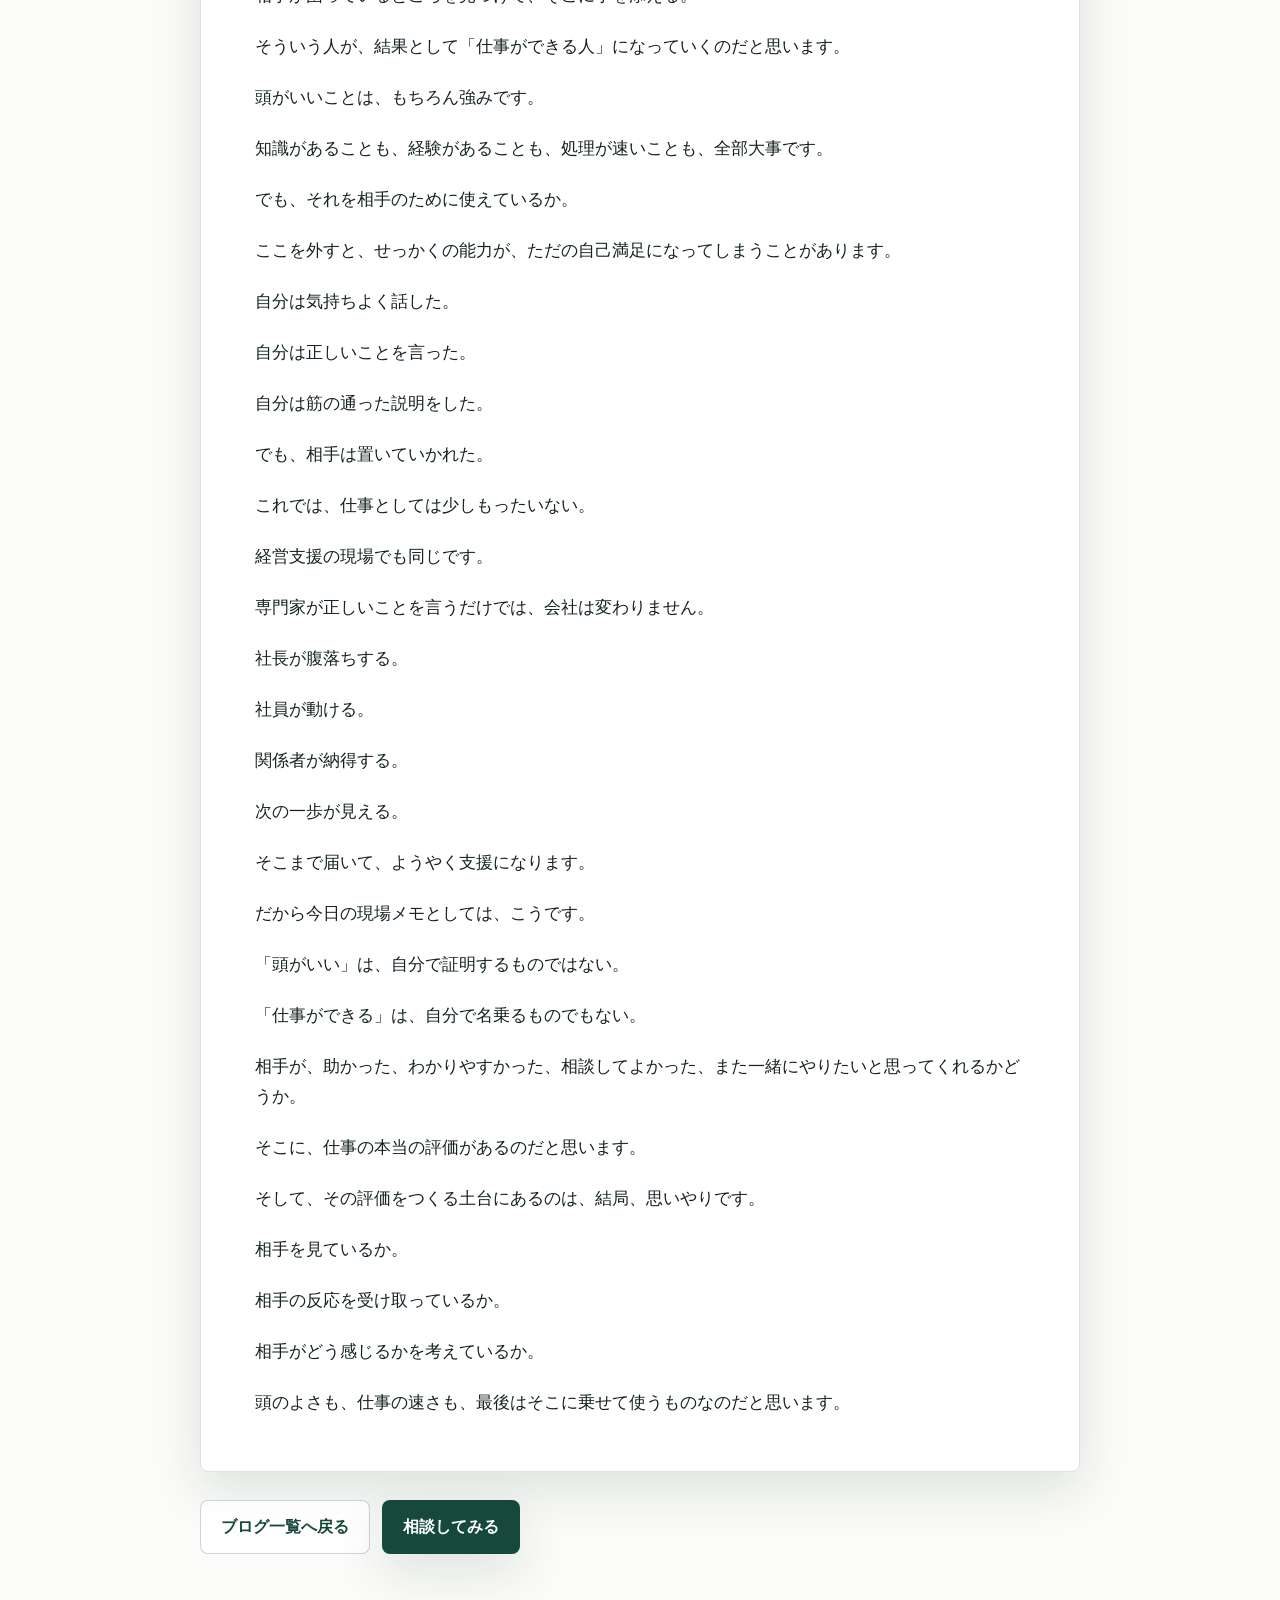
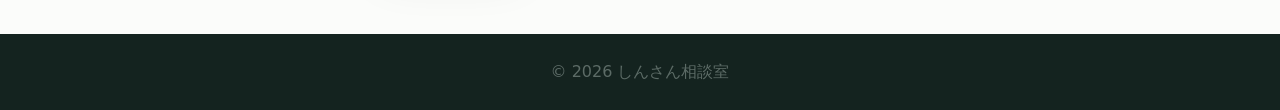
<file: blog/2026-06-09-smart-work-trust.html>
﻿<!doctype html>
<html lang="ja">
<head>
  <meta charset="utf-8">
  <meta name="viewport" content="width=device-width, initial-scale=1">
  <meta name="description" content="頭がいい、仕事ができるとは誰が決めるのか。相手の反応や表情を見て話すこと、思いやりが信頼と成果につながるという診断士現場メモ。">
  <title>「頭がいい」「仕事ができる」は誰が決めるのか | しんさん相談室</title>
  <link rel="stylesheet" href="../styles.css">
</head>
<body>
  <header class="site-header">
    <a class="brand" href="../index.html#top" aria-label="しんさん相談室 トップへ">
      <span class="brand-mark">し</span>
      <span>
        <span class="brand-name">しんさん相談室</span>
        <span class="brand-sub">経営改善と人事の相談室</span>
      </span>
    </a>
    <nav class="nav" aria-label="主要メニュー">
      <a href="../index.html#service">相談内容</a>
      <a href="../index.html#profile">紹介</a>
      <a href="../index.html#blog">ブログ</a>
      <a href="../index.html#contact">問い合わせ</a>
    </nav>
  </header>

  <main class="article-page">
    <article class="article-shell">
      <header class="article-header">
        <p class="post-meta">診断士の現場メモ / 2026.06.09</p>
        <h1>「頭がいい」「仕事ができる」は誰が決めるのか</h1>
        <p class="article-lead">頭のよさも仕事の速さも、最後は相手のために使えているか。信頼される人の土台にあるものを考えます。</p>
      </header>

      <div class="article-body">
        <p>「あの人は頭がいい」</p>
        <p>「あの人は仕事ができる」</p>
        <p>職場でも、経営の現場でも、こういう言葉はよく聞きます。</p>
        <p>たしかに、頭がいい人はいます。仕事が速い人もいます。資料を作るのがうまい人、数字に強い人、説明が上手な人、段取りが抜群な人もいます。</p>
        <p>でも、ふと思うことがあります。</p>
        <p>その「頭がいい」とか「仕事ができる」って、誰が決めるのでしょうか。</p>
        <p>自分でしょうか。</p>
        <p>上司でしょうか。</p>
        <p>お客様でしょうか。</p>
        <p>一緒に働く仲間でしょうか。</p>
        <p>ここで、何か大事なことを見落としていないかと思うのです。</p>
        <p>そうです。</p>
        <p>「頭がいい」とか「仕事ができる」とかは、最終的には相手が決めることなのだと思います。</p>
        <p>自分で「私は頭がいいです」と言っても、相手に伝わらなければ意味がありません。</p>
        <p>自分で「私は仕事ができます」と思っていても、周りが助かっていなければ、少し怪しい。</p>
        <p>むしろ、自分の頭のよさや仕事のできる感じを前面に出しすぎると、相手からすると少ししんどいことがあります。</p>
        <p>会議でやたら難しい言葉を使う。</p>
        <p>相手が理解していないのに、どんどん先へ進む。</p>
        <p>自分の正しさを説明することに夢中で、相手の表情を見ていない。</p>
        <p>質問されたときに、答えるより先に「そんなこともわからないのか」という空気を出してしまう。</p>
        <p>これは、本人としては悪気がないことも多いです。</p>
        <p>むしろ、ちゃんと説明しているつもりです。正しいことを言っているつもりです。相手のために話しているつもりです。</p>
        <p>でも、相手はどう感じているでしょうか。</p>
        <p>あなたが話しているとき、あなたが思う「頭がいい話し方」や「仕事ができる話し方」で話していないでしょうか。</p>
        <p>それは本当に、相手に届いているでしょうか。</p>
        <p>相手の反応を見ているでしょうか。</p>
        <p>表情を見ているでしょうか。</p>
        <p>相手が今、何に引っかかっているのかを考えているでしょうか。</p>
        <p>相手がどう受け取るかを想像しているでしょうか。</p>
        <p>ここが、とても大事だと思います。</p>
        <p>仕事は、ひとりで完結するようで、ほとんどの場合ひとりでは完結しません。</p>
        <p>お客様がいる。上司がいる。部下がいる。仲間がいる。取引先がいる。支援機関がいる。家族が関係することもあります。</p>
        <p>つまり、自分の中でどれだけ完璧に考えていても、相手に伝わらなければ仕事は前に進みません。</p>
        <p>相手が安心して聞けなければ、相談は深まりません。</p>
        <p>相手が納得して動けなければ、よい結果にはつながりません。</p>
        <p>だから、話すときには相手を見る。</p>
        <p>難しい顔をしていたら、少し戻る。</p>
        <p>うなずきが止まったら、言葉を変える。</p>
        <p>相手が黙ったら、急がず待つ。</p>
        <p>わからないと言いやすい空気をつくる。</p>
        <p>反論されたら、すぐに勝とうとしない。</p>
        <p>こういうことは、派手ではありません。</p>
        <p>資格試験の点数にも出ません。</p>
        <p>履歴書にも書きにくいです。</p>
        <p>でも、現場ではものすごく効きます。</p>
        <p>結局、信頼を得る人は、相手のことを考えている人です。</p>
        <p>思いやりがある人です。</p>
        <p>相手の理解度や気持ちを置き去りにしない人です。</p>
        <p>ただ優しいだけではありません。</p>
        <p>相手に合わせて、必要なことを伝える。</p>
        <p>相手が動ける形にして渡す。</p>
        <p>相手が困っているところを見つけて、そこに手を添える。</p>
        <p>そういう人が、結果として「仕事ができる人」になっていくのだと思います。</p>
        <p>頭がいいことは、もちろん強みです。</p>
        <p>知識があることも、経験があることも、処理が速いことも、全部大事です。</p>
        <p>でも、それを相手のために使えているか。</p>
        <p>ここを外すと、せっかくの能力が、ただの自己満足になってしまうことがあります。</p>
        <p>自分は気持ちよく話した。</p>
        <p>自分は正しいことを言った。</p>
        <p>自分は筋の通った説明をした。</p>
        <p>でも、相手は置いていかれた。</p>
        <p>これでは、仕事としては少しもったいない。</p>
        <p>経営支援の現場でも同じです。</p>
        <p>専門家が正しいことを言うだけでは、会社は変わりません。</p>
        <p>社長が腹落ちする。</p>
        <p>社員が動ける。</p>
        <p>関係者が納得する。</p>
        <p>次の一歩が見える。</p>
        <p>そこまで届いて、ようやく支援になります。</p>
        <p>だから今日の現場メモとしては、こうです。</p>
        <p>「頭がいい」は、自分で証明するものではない。</p>
        <p>「仕事ができる」は、自分で名乗るものでもない。</p>
        <p>相手が、助かった、わかりやすかった、相談してよかった、また一緒にやりたいと思ってくれるかどうか。</p>
        <p>そこに、仕事の本当の評価があるのだと思います。</p>
        <p>そして、その評価をつくる土台にあるのは、結局、思いやりです。</p>
        <p>相手を見ているか。</p>
        <p>相手の反応を受け取っているか。</p>
        <p>相手がどう感じるかを考えているか。</p>
        <p>頭のよさも、仕事の速さも、最後はそこに乗せて使うものなのだと思います。</p>
      </div>

      <footer class="article-footer">
        <a class="button secondary" href="index.html">ブログ一覧へ戻る</a>
        <a class="button primary" href="mailto:horis@hotmail.co.jp">相談してみる</a>
      </footer>
    </article>
  </main>

  <footer class="footer">
    <p>&copy; 2026 しんさん相談室</p>
  </footer>
</body>
</html>
</file>
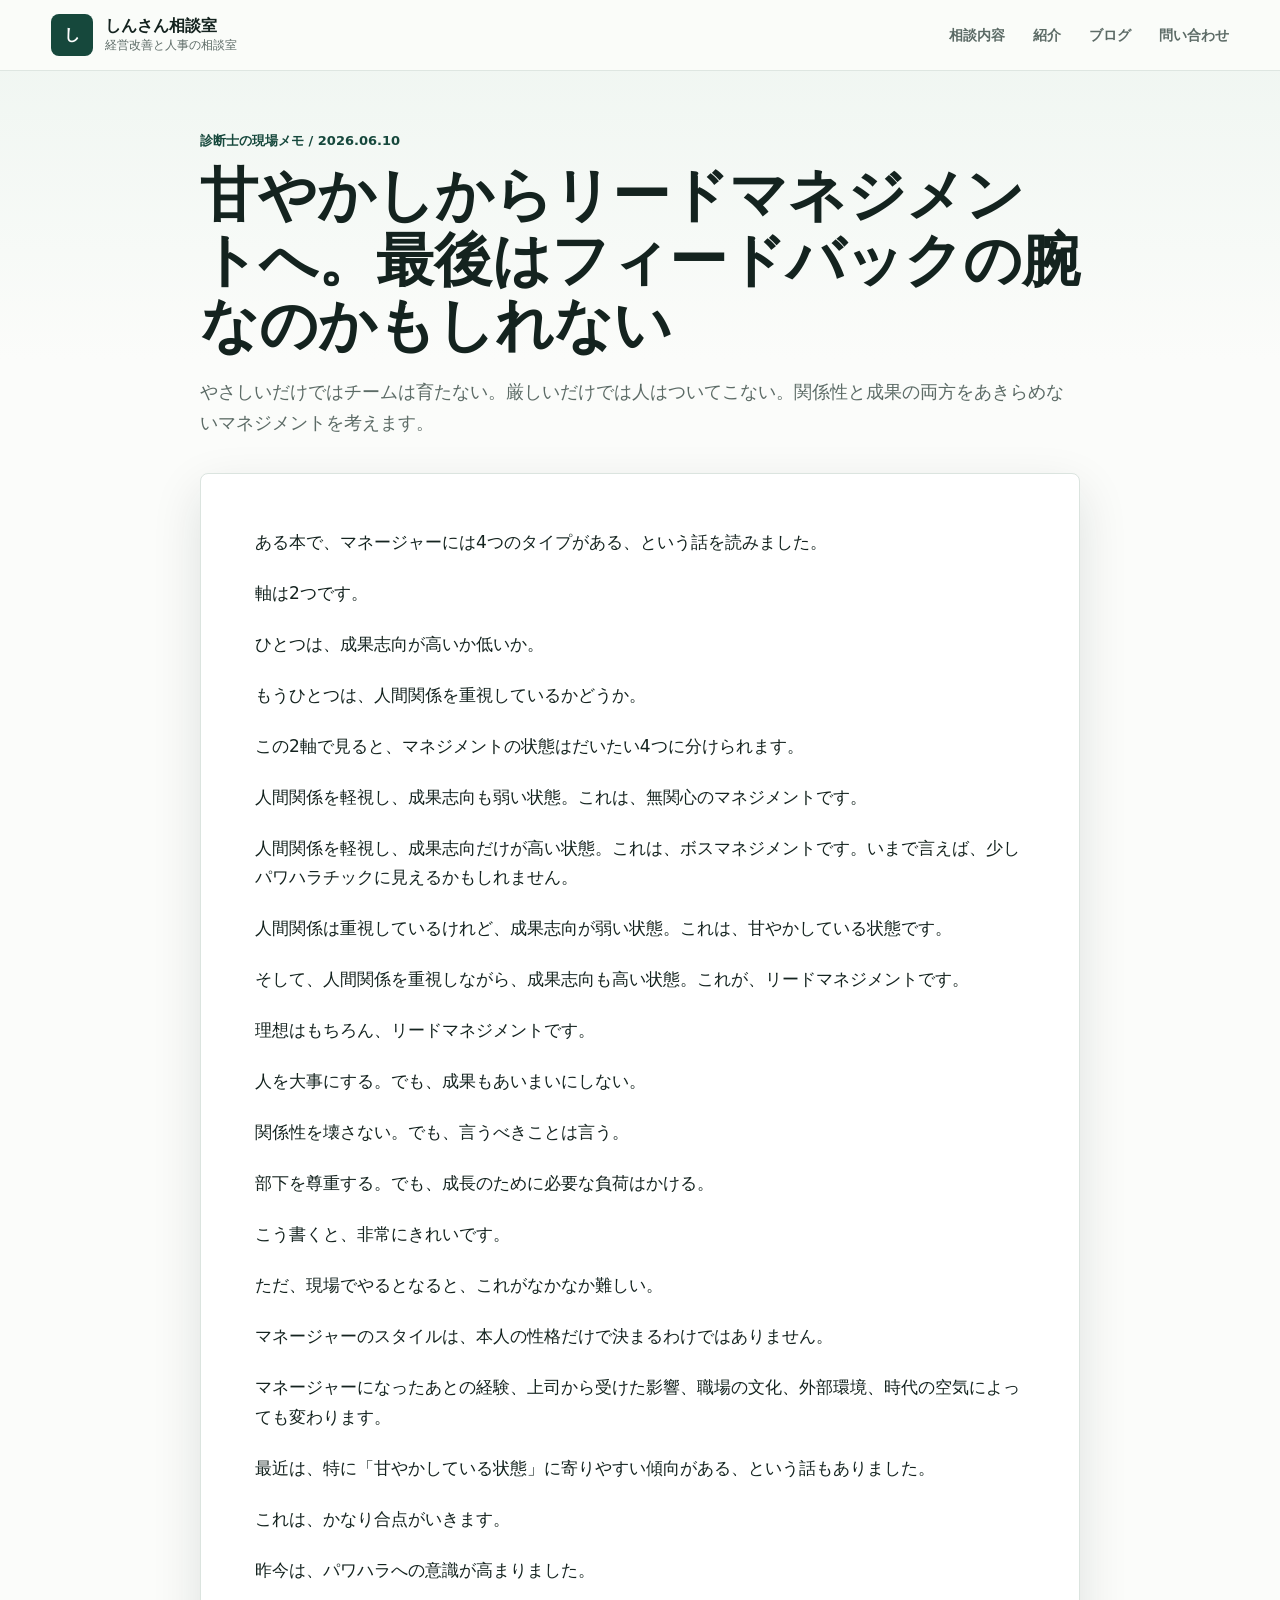
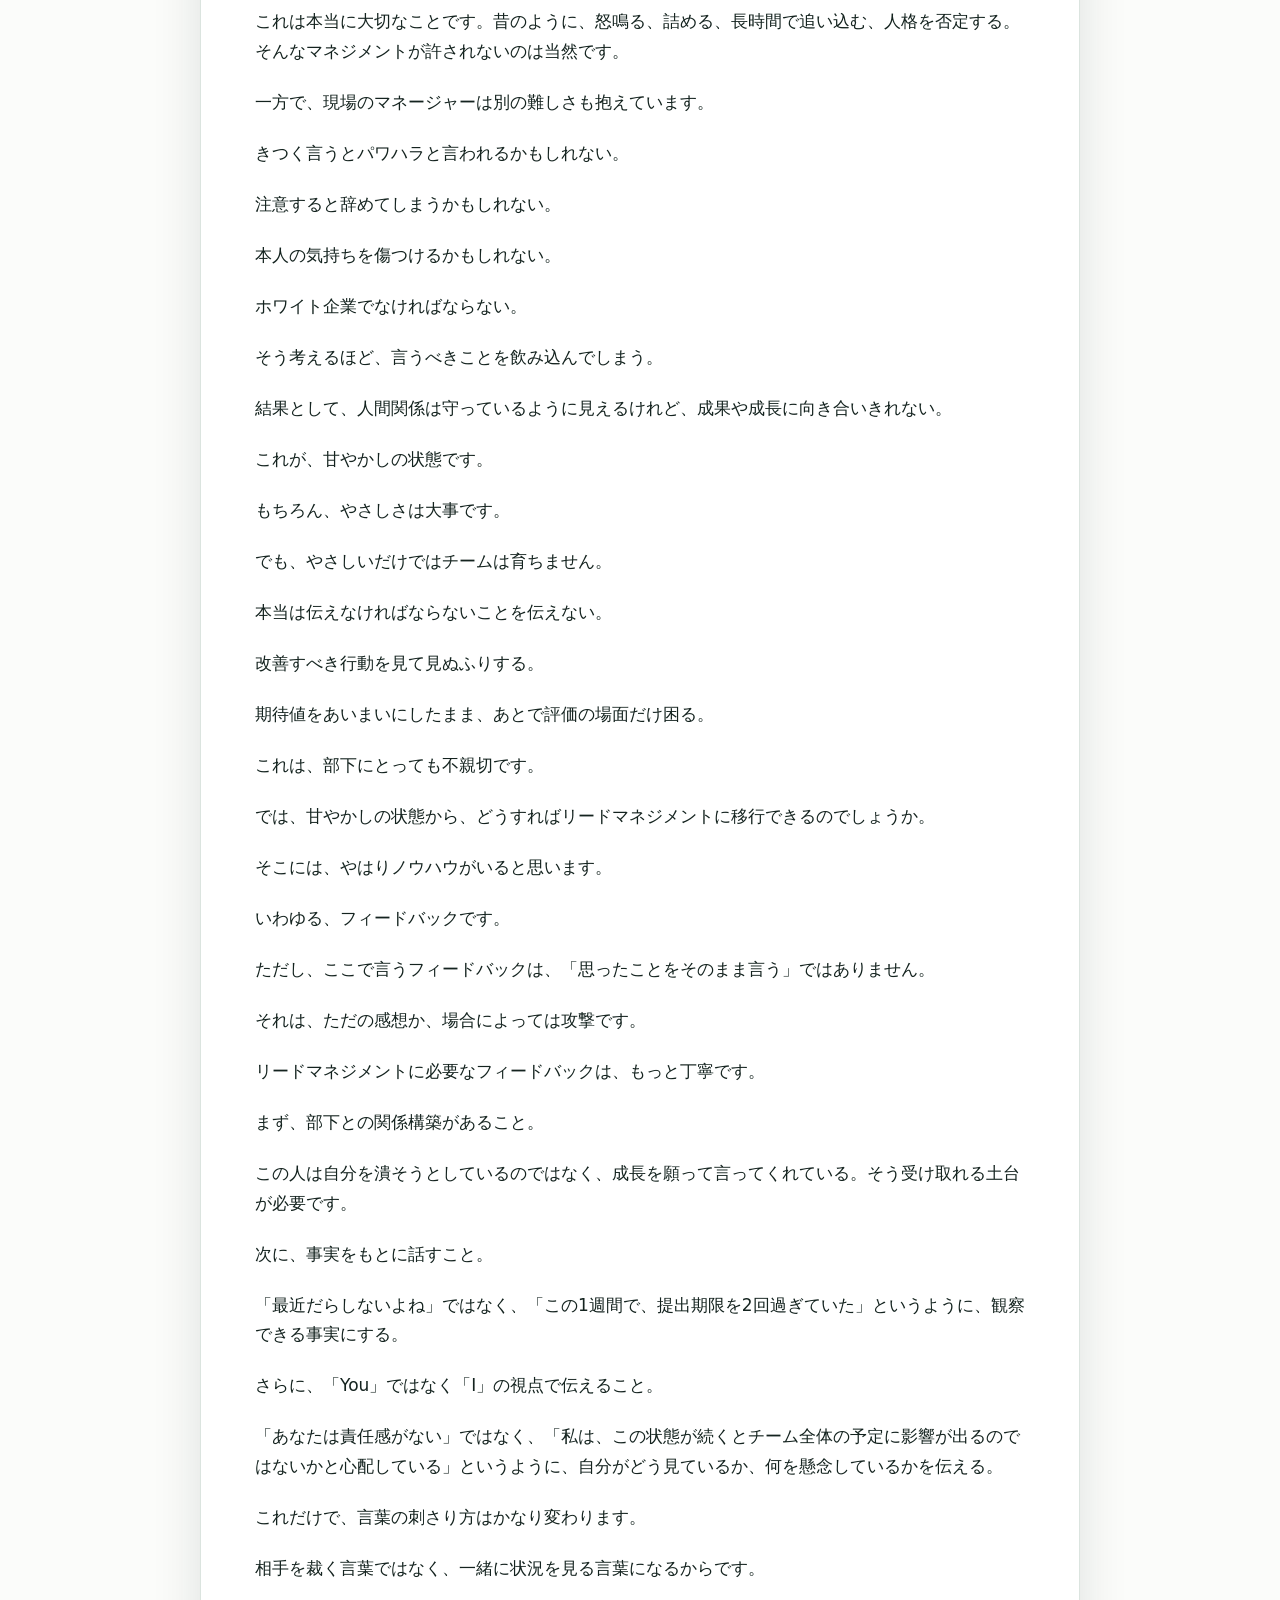
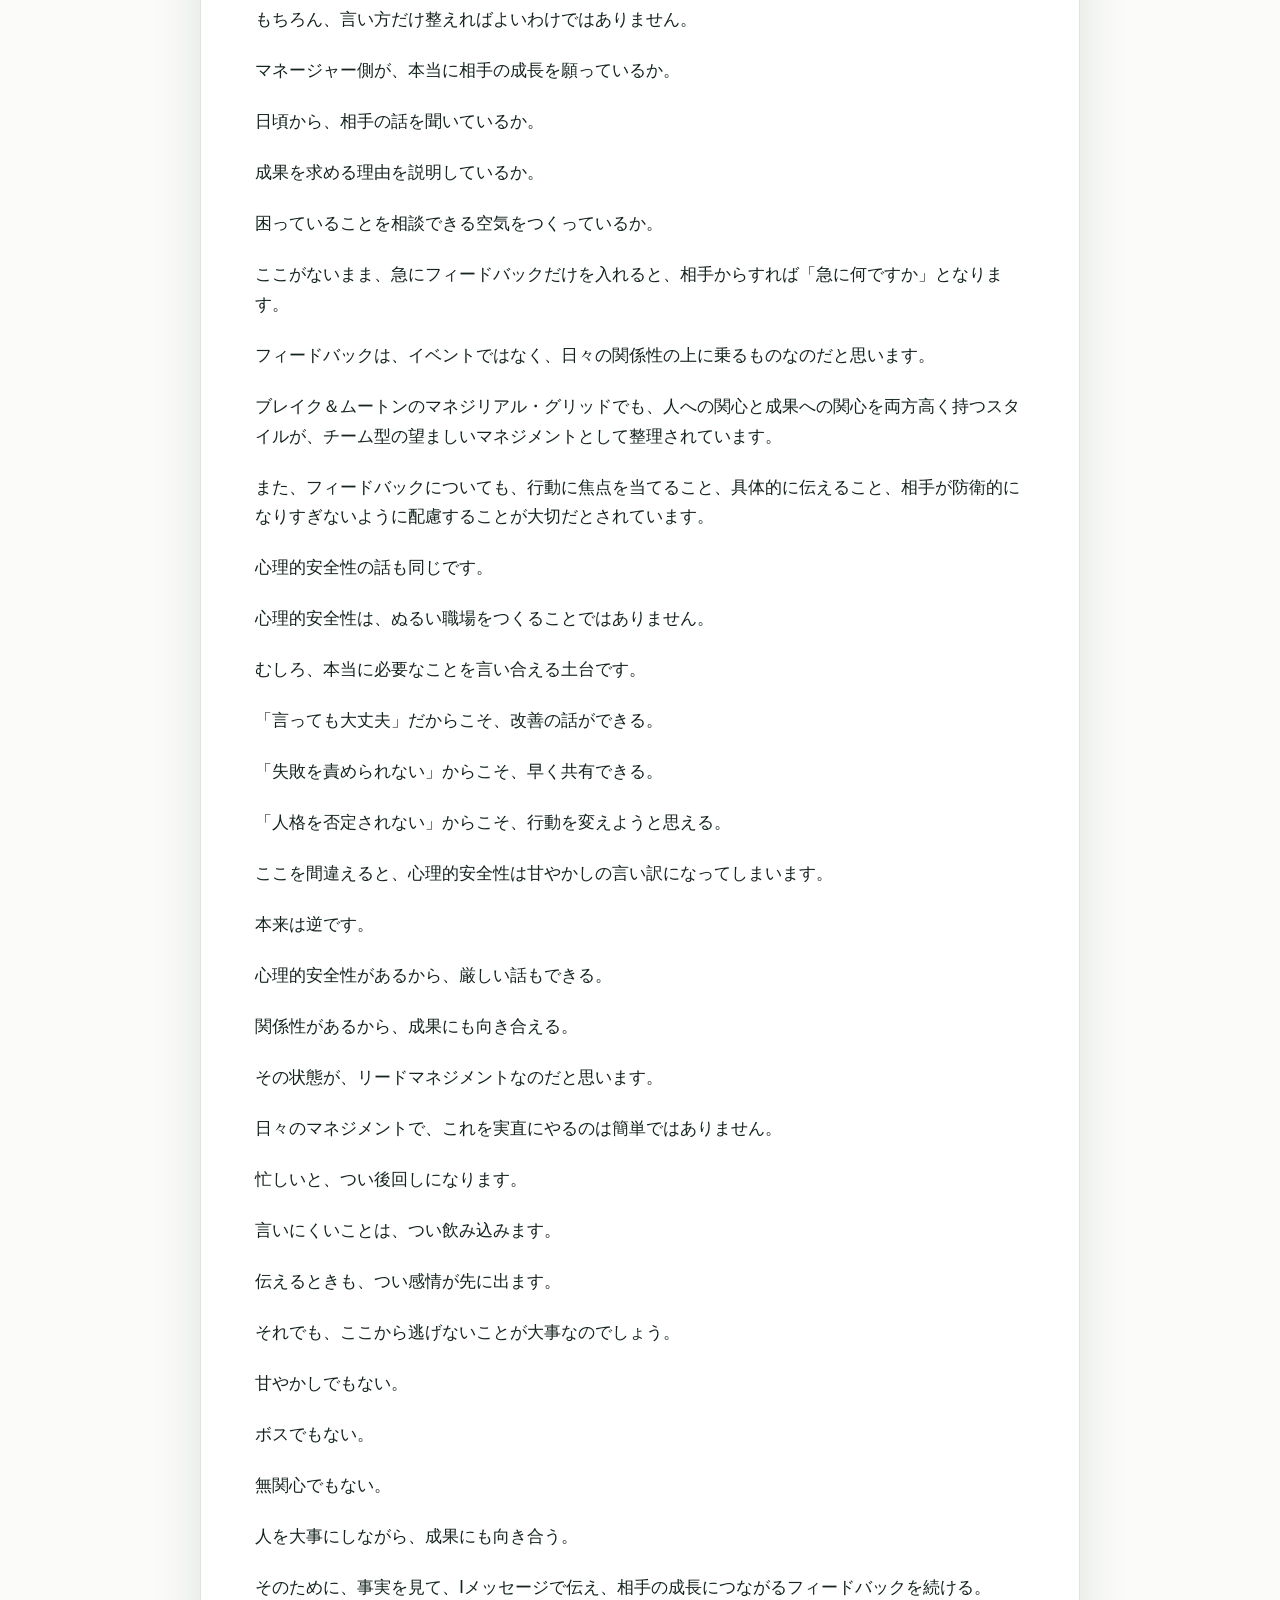
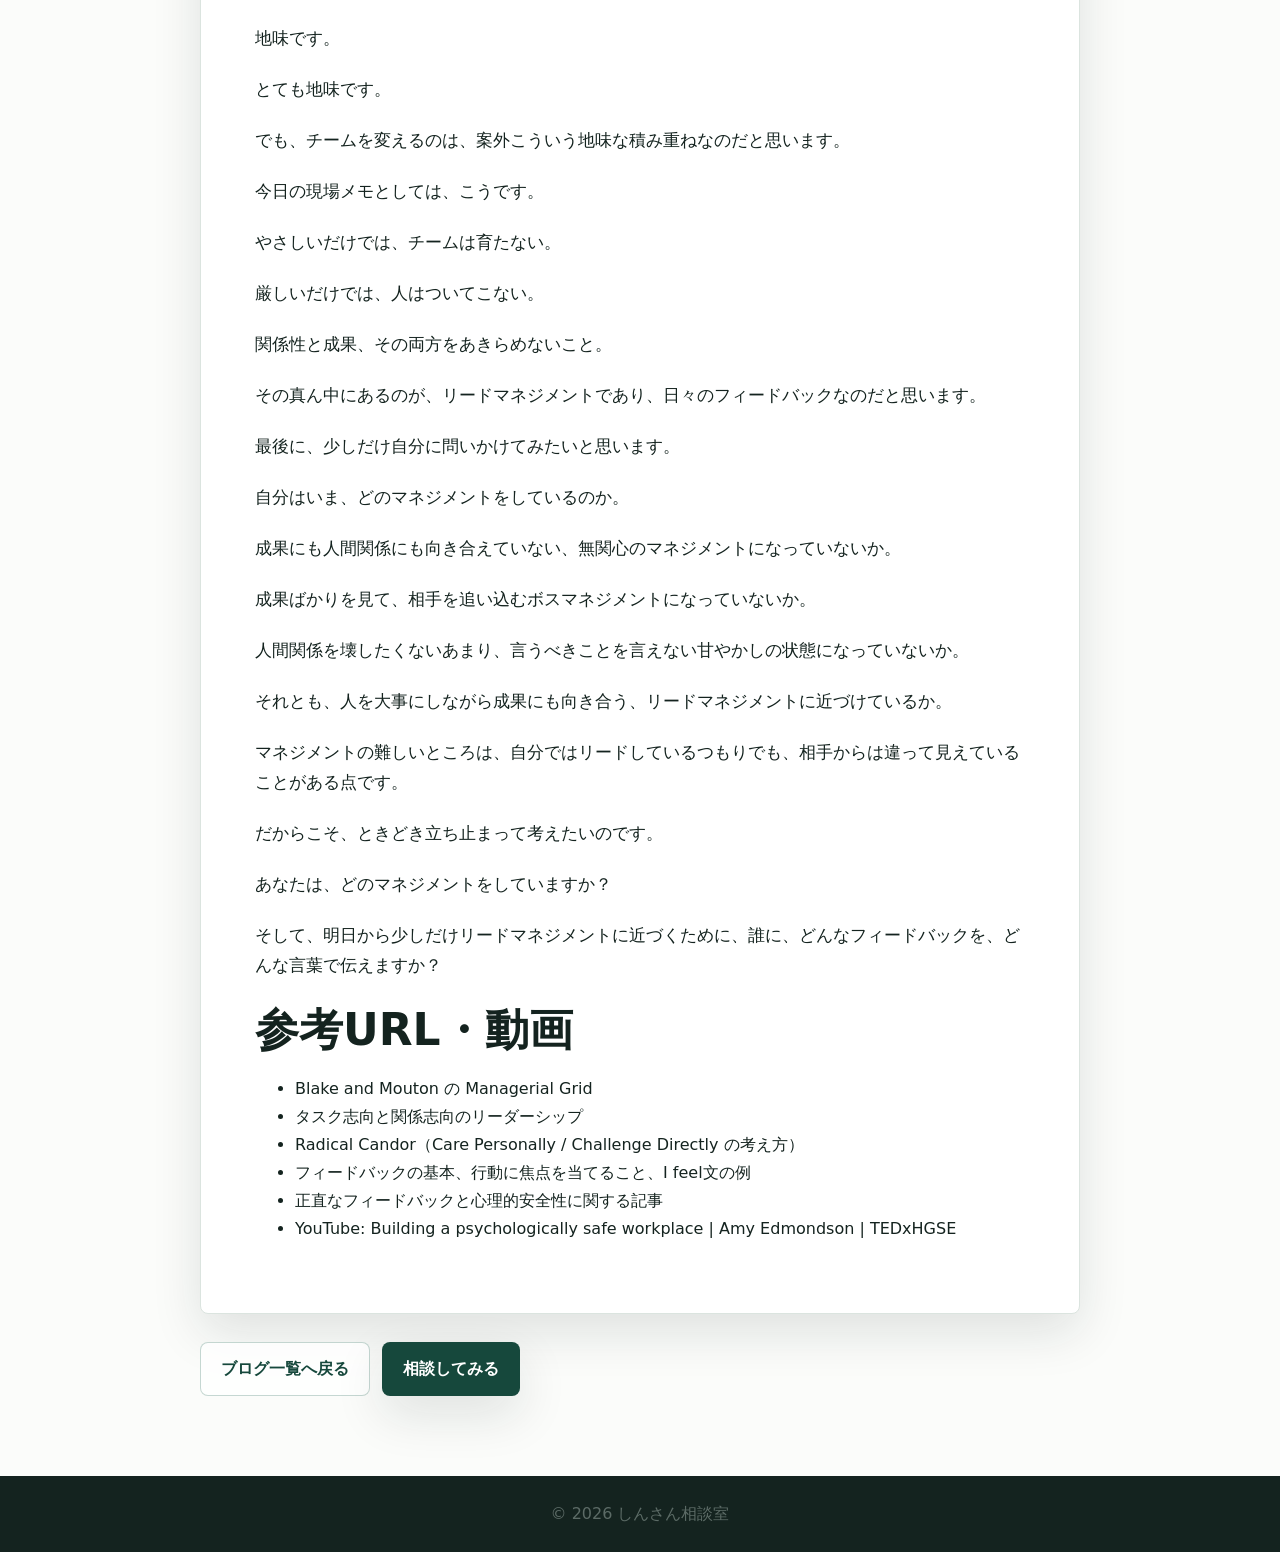
<file: blog/2026-06-10-lead-management-feedback.html>
﻿<!doctype html>
<html lang="ja">
<head>
  <meta charset="utf-8">
  <meta name="viewport" content="width=device-width, initial-scale=1">
  <meta name="description" content="甘やかしからリードマネジメントへ移るために、関係構築、事実ベース、Iメッセージでのフィードバックを考える診断士現場メモ。">
  <title>甘やかしからリードマネジメントへ。最後はフィードバックの腕なのかもしれない | しんさん相談室</title>
  <link rel="stylesheet" href="../styles.css">
</head>
<body>
  <header class="site-header">
    <a class="brand" href="../index.html#top" aria-label="しんさん相談室 トップへ">
      <span class="brand-mark">し</span>
      <span>
        <span class="brand-name">しんさん相談室</span>
        <span class="brand-sub">経営改善と人事の相談室</span>
      </span>
    </a>
    <nav class="nav" aria-label="主要メニュー">
      <a href="../index.html#service">相談内容</a>
      <a href="../index.html#profile">紹介</a>
      <a href="../index.html#blog">ブログ</a>
      <a href="../index.html#contact">問い合わせ</a>
    </nav>
  </header>

  <main class="article-page">
    <article class="article-shell">
      <header class="article-header">
        <p class="post-meta">診断士の現場メモ / 2026.06.10</p>
        <h1>甘やかしからリードマネジメントへ。最後はフィードバックの腕なのかもしれない</h1>
        <p class="article-lead">やさしいだけではチームは育たない。厳しいだけでは人はついてこない。関係性と成果の両方をあきらめないマネジメントを考えます。</p>
      </header>

      <div class="article-body">
        <p>ある本で、マネージャーには4つのタイプがある、という話を読みました。</p>
        <p>軸は2つです。</p>
        <p>ひとつは、成果志向が高いか低いか。</p>
        <p>もうひとつは、人間関係を重視しているかどうか。</p>
        <p>この2軸で見ると、マネジメントの状態はだいたい4つに分けられます。</p>
        <p>人間関係を軽視し、成果志向も弱い状態。これは、無関心のマネジメントです。</p>
        <p>人間関係を軽視し、成果志向だけが高い状態。これは、ボスマネジメントです。いまで言えば、少しパワハラチックに見えるかもしれません。</p>
        <p>人間関係は重視しているけれど、成果志向が弱い状態。これは、甘やかしている状態です。</p>
        <p>そして、人間関係を重視しながら、成果志向も高い状態。これが、リードマネジメントです。</p>
        <p>理想はもちろん、リードマネジメントです。</p>
        <p>人を大事にする。でも、成果もあいまいにしない。</p>
        <p>関係性を壊さない。でも、言うべきことは言う。</p>
        <p>部下を尊重する。でも、成長のために必要な負荷はかける。</p>
        <p>こう書くと、非常にきれいです。</p>
        <p>ただ、現場でやるとなると、これがなかなか難しい。</p>
        <p>マネージャーのスタイルは、本人の性格だけで決まるわけではありません。</p>
        <p>マネージャーになったあとの経験、上司から受けた影響、職場の文化、外部環境、時代の空気によっても変わります。</p>
        <p>最近は、特に「甘やかしている状態」に寄りやすい傾向がある、という話もありました。</p>
        <p>これは、かなり合点がいきます。</p>
        <p>昨今は、パワハラへの意識が高まりました。</p>
        <p>これは本当に大切なことです。昔のように、怒鳴る、詰める、長時間で追い込む、人格を否定する。そんなマネジメントが許されないのは当然です。</p>
        <p>一方で、現場のマネージャーは別の難しさも抱えています。</p>
        <p>きつく言うとパワハラと言われるかもしれない。</p>
        <p>注意すると辞めてしまうかもしれない。</p>
        <p>本人の気持ちを傷つけるかもしれない。</p>
        <p>ホワイト企業でなければならない。</p>
        <p>そう考えるほど、言うべきことを飲み込んでしまう。</p>
        <p>結果として、人間関係は守っているように見えるけれど、成果や成長に向き合いきれない。</p>
        <p>これが、甘やかしの状態です。</p>
        <p>もちろん、やさしさは大事です。</p>
        <p>でも、やさしいだけではチームは育ちません。</p>
        <p>本当は伝えなければならないことを伝えない。</p>
        <p>改善すべき行動を見て見ぬふりする。</p>
        <p>期待値をあいまいにしたまま、あとで評価の場面だけ困る。</p>
        <p>これは、部下にとっても不親切です。</p>
        <p>では、甘やかしの状態から、どうすればリードマネジメントに移行できるのでしょうか。</p>
        <p>そこには、やはりノウハウがいると思います。</p>
        <p>いわゆる、フィードバックです。</p>
        <p>ただし、ここで言うフィードバックは、「思ったことをそのまま言う」ではありません。</p>
        <p>それは、ただの感想か、場合によっては攻撃です。</p>
        <p>リードマネジメントに必要なフィードバックは、もっと丁寧です。</p>
        <p>まず、部下との関係構築があること。</p>
        <p>この人は自分を潰そうとしているのではなく、成長を願って言ってくれている。そう受け取れる土台が必要です。</p>
        <p>次に、事実をもとに話すこと。</p>
        <p>「最近だらしないよね」ではなく、「この1週間で、提出期限を2回過ぎていた」というように、観察できる事実にする。</p>
        <p>さらに、「You」ではなく「I」の視点で伝えること。</p>
        <p>「あなたは責任感がない」ではなく、「私は、この状態が続くとチーム全体の予定に影響が出るのではないかと心配している」というように、自分がどう見ているか、何を懸念しているかを伝える。</p>
        <p>これだけで、言葉の刺さり方はかなり変わります。</p>
        <p>相手を裁く言葉ではなく、一緒に状況を見る言葉になるからです。</p>
        <p>もちろん、言い方だけ整えればよいわけではありません。</p>
        <p>マネージャー側が、本当に相手の成長を願っているか。</p>
        <p>日頃から、相手の話を聞いているか。</p>
        <p>成果を求める理由を説明しているか。</p>
        <p>困っていることを相談できる空気をつくっているか。</p>
        <p>ここがないまま、急にフィードバックだけを入れると、相手からすれば「急に何ですか」となります。</p>
        <p>フィードバックは、イベントではなく、日々の関係性の上に乗るものなのだと思います。</p>
        <p>ブレイク＆ムートンのマネジリアル・グリッドでも、人への関心と成果への関心を両方高く持つスタイルが、チーム型の望ましいマネジメントとして整理されています。</p>
        <p>また、フィードバックについても、行動に焦点を当てること、具体的に伝えること、相手が防衛的になりすぎないように配慮することが大切だとされています。</p>
        <p>心理的安全性の話も同じです。</p>
        <p>心理的安全性は、ぬるい職場をつくることではありません。</p>
        <p>むしろ、本当に必要なことを言い合える土台です。</p>
        <p>「言っても大丈夫」だからこそ、改善の話ができる。</p>
        <p>「失敗を責められない」からこそ、早く共有できる。</p>
        <p>「人格を否定されない」からこそ、行動を変えようと思える。</p>
        <p>ここを間違えると、心理的安全性は甘やかしの言い訳になってしまいます。</p>
        <p>本来は逆です。</p>
        <p>心理的安全性があるから、厳しい話もできる。</p>
        <p>関係性があるから、成果にも向き合える。</p>
        <p>その状態が、リードマネジメントなのだと思います。</p>
        <p>日々のマネジメントで、これを実直にやるのは簡単ではありません。</p>
        <p>忙しいと、つい後回しになります。</p>
        <p>言いにくいことは、つい飲み込みます。</p>
        <p>伝えるときも、つい感情が先に出ます。</p>
        <p>それでも、ここから逃げないことが大事なのでしょう。</p>
        <p>甘やかしでもない。</p>
        <p>ボスでもない。</p>
        <p>無関心でもない。</p>
        <p>人を大事にしながら、成果にも向き合う。</p>
        <p>そのために、事実を見て、Iメッセージで伝え、相手の成長につながるフィードバックを続ける。</p>
        <p>地味です。</p>
        <p>とても地味です。</p>
        <p>でも、チームを変えるのは、案外こういう地味な積み重ねなのだと思います。</p>
        <p>今日の現場メモとしては、こうです。</p>
        <p>やさしいだけでは、チームは育たない。</p>
        <p>厳しいだけでは、人はついてこない。</p>
        <p>関係性と成果、その両方をあきらめないこと。</p>
        <p>その真ん中にあるのが、リードマネジメントであり、日々のフィードバックなのだと思います。</p>
        <p>最後に、少しだけ自分に問いかけてみたいと思います。</p>
        <p>自分はいま、どのマネジメントをしているのか。</p>
        <p>成果にも人間関係にも向き合えていない、無関心のマネジメントになっていないか。</p>
        <p>成果ばかりを見て、相手を追い込むボスマネジメントになっていないか。</p>
        <p>人間関係を壊したくないあまり、言うべきことを言えない甘やかしの状態になっていないか。</p>
        <p>それとも、人を大事にしながら成果にも向き合う、リードマネジメントに近づけているか。</p>
        <p>マネジメントの難しいところは、自分ではリードしているつもりでも、相手からは違って見えていることがある点です。</p>
        <p>だからこそ、ときどき立ち止まって考えたいのです。</p>
        <p>あなたは、どのマネジメントをしていますか？</p>
        <p>そして、明日から少しだけリードマネジメントに近づくために、誰に、どんなフィードバックを、どんな言葉で伝えますか？</p>

        <section class="reference-box" aria-labelledby="reference-title">
          <h2 id="reference-title">参考URL・動画</h2>
          <ul>
          <li><a href="https://en.wikipedia.org/wiki/Managerial_grid_model" target="_blank" rel="noopener">Blake and Mouton の Managerial Grid</a></li>
          <li><a href="https://en.wikipedia.org/wiki/Task-oriented_and_relationship-oriented_leadership" target="_blank" rel="noopener">タスク志向と関係志向のリーダーシップ</a></li>
          <li><a href="https://en.wikipedia.org/wiki/Radical_Candor" target="_blank" rel="noopener">Radical Candor（Care Personally / Challenge Directly の考え方）</a></li>
          <li><a href="https://www.verywellmind.com/how-to-give-feedback-8363534" target="_blank" rel="noopener">フィードバックの基本、行動に焦点を当てること、I feel文の例</a></li>
          <li><a href="https://www.investors.com/news/management/leaders-and-success/communicate-honestly-with-frequent-feedback-to-get-top-results/" target="_blank" rel="noopener">正直なフィードバックと心理的安全性に関する記事</a></li>
          <li><a href="https://www.youtube.com/watch?v=LhoLuui9gX8" target="_blank" rel="noopener">YouTube: Building a psychologically safe workplace | Amy Edmondson | TEDxHGSE</a></li>
          </ul>
        </section>
      </div>

      <footer class="article-footer">
        <a class="button secondary" href="index.html">ブログ一覧へ戻る</a>
        <a class="button primary" href="mailto:horis@hotmail.co.jp">相談してみる</a>
      </footer>
    </article>
  </main>

  <footer class="footer">
    <p>&copy; 2026 しんさん相談室</p>
  </footer>
</body>
</html>
</file>
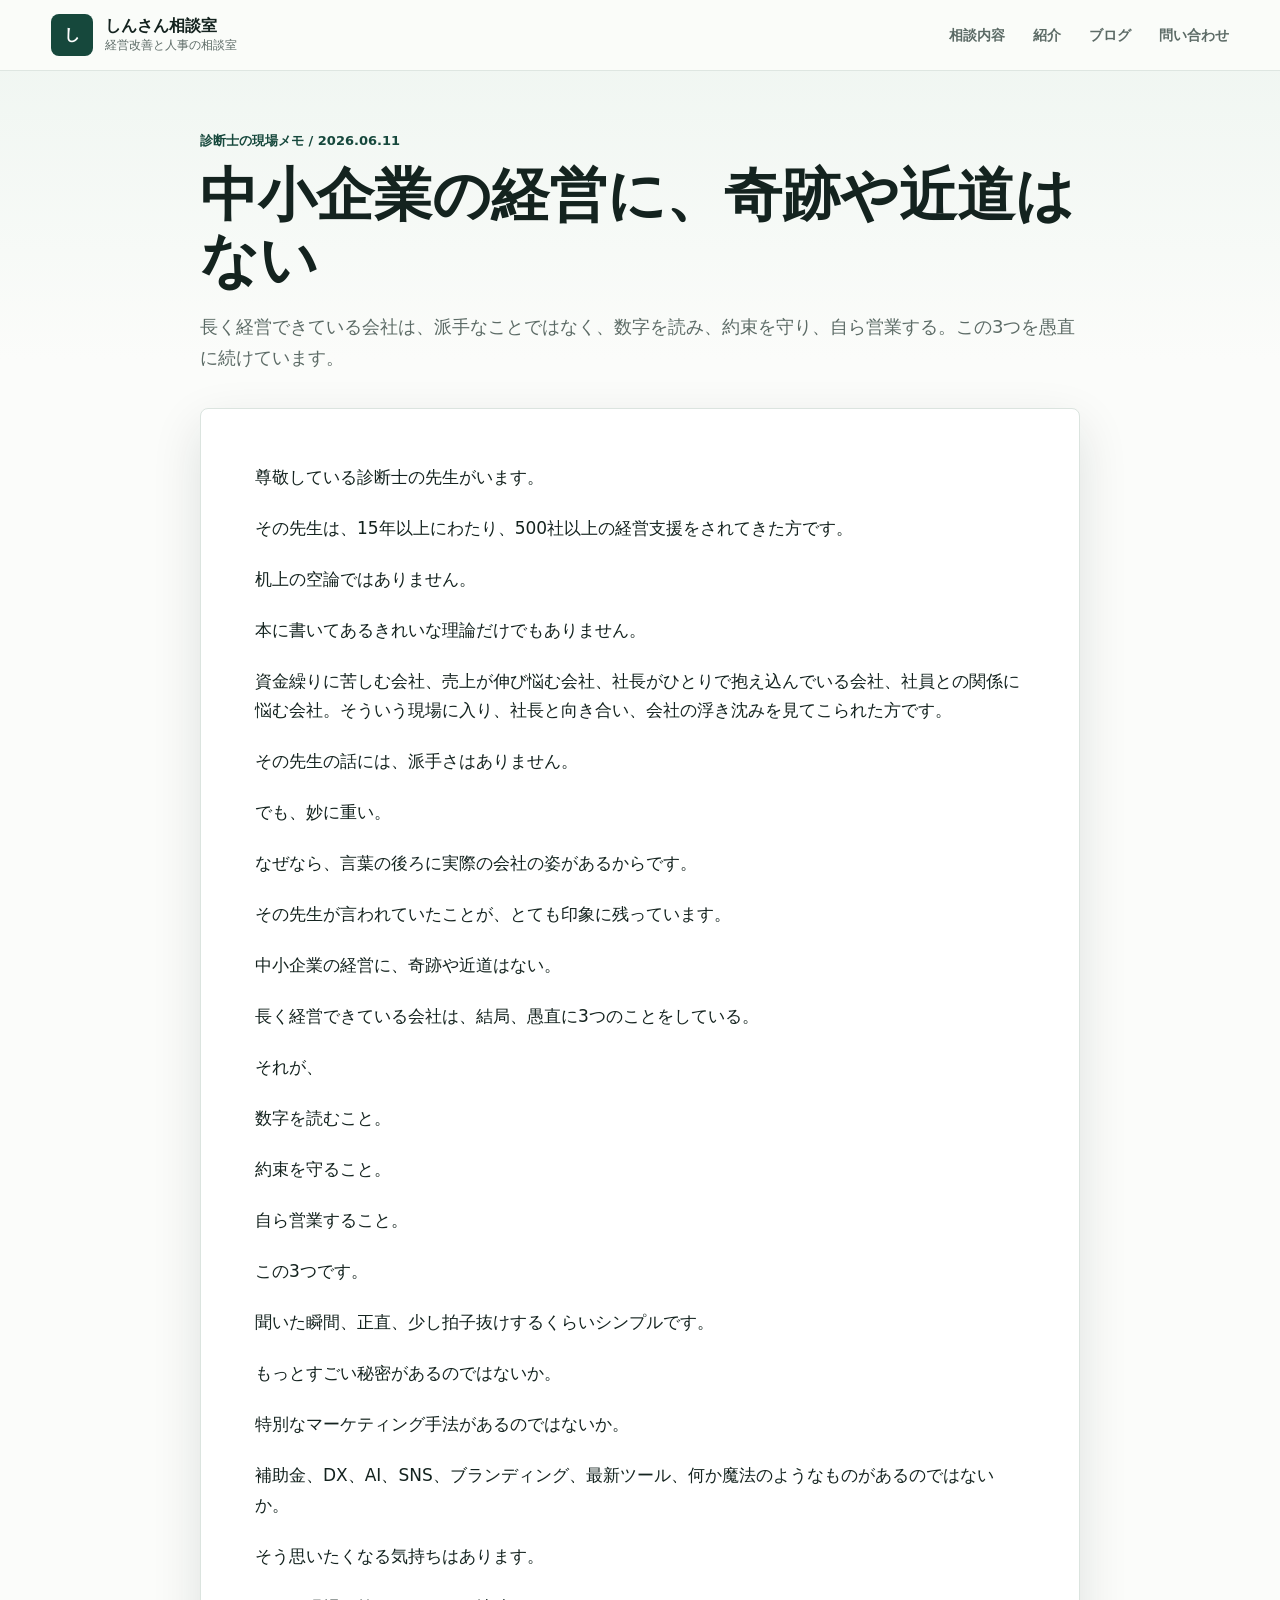
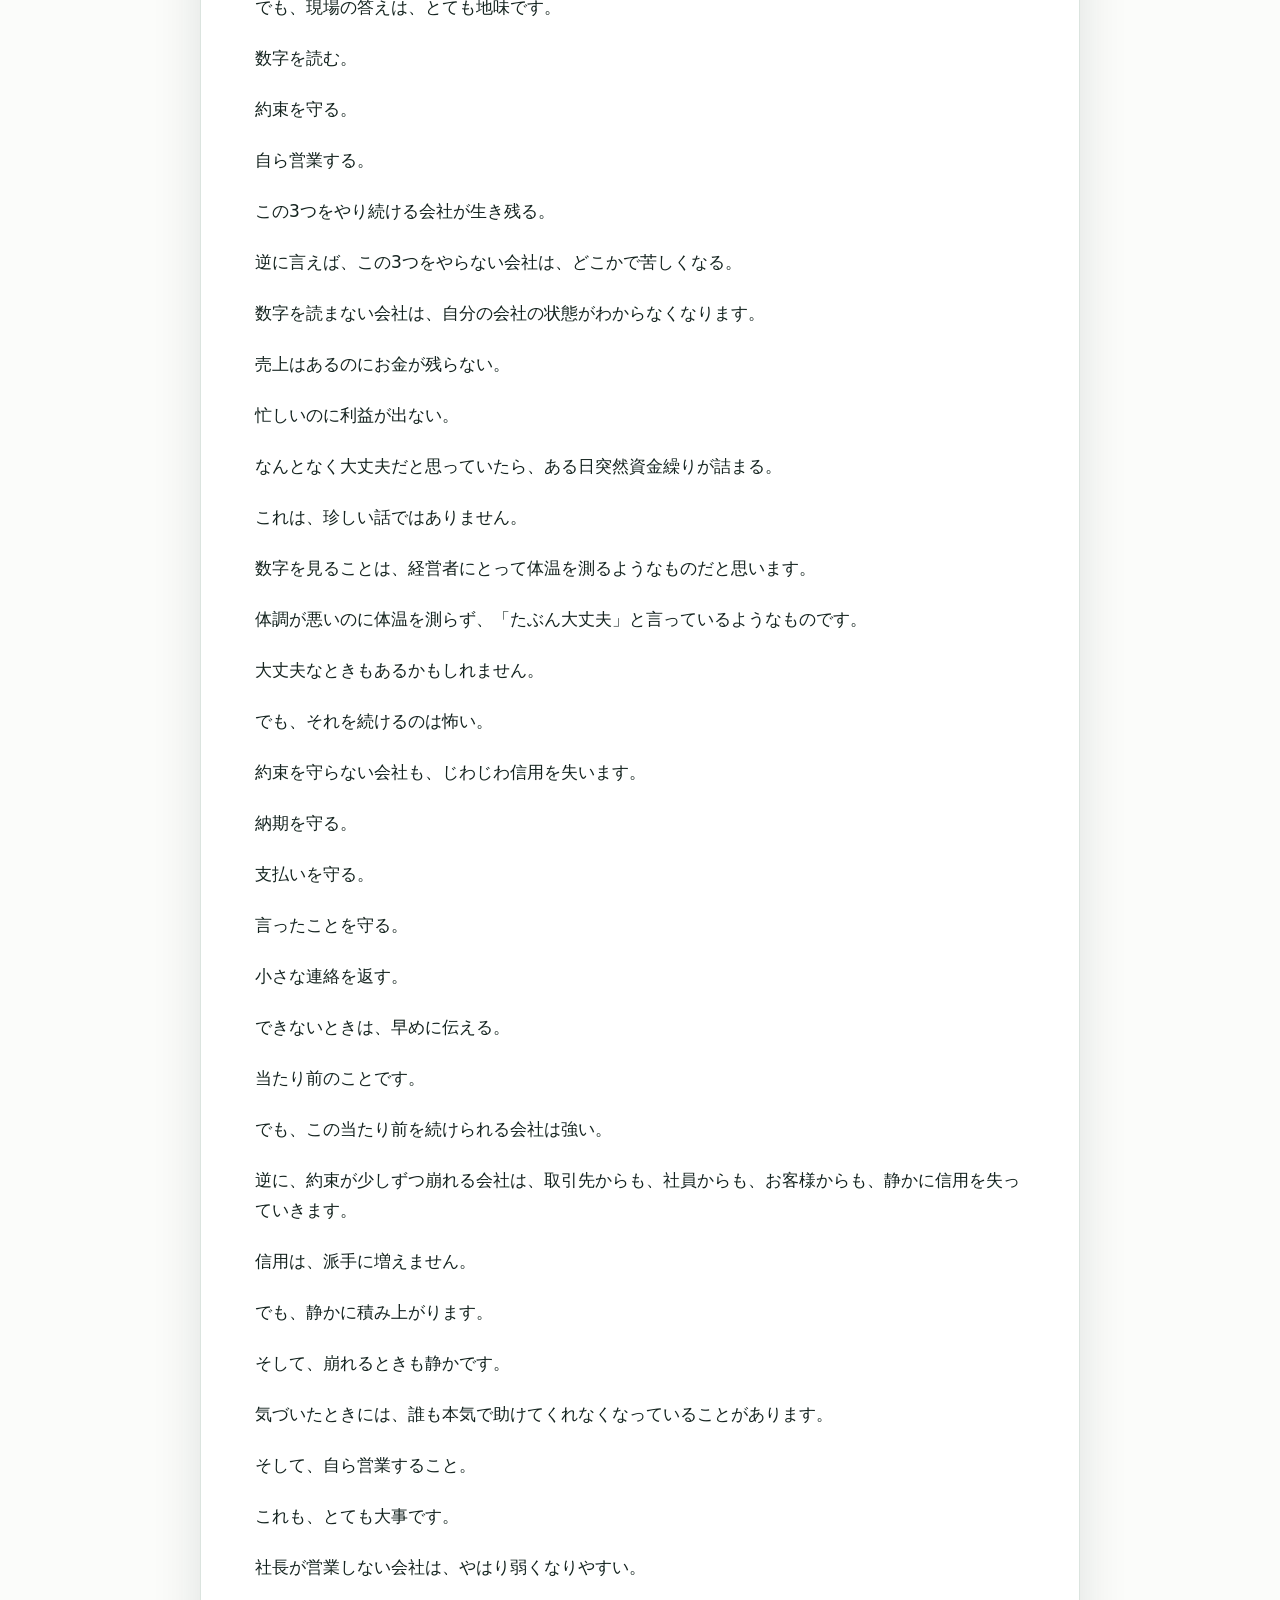
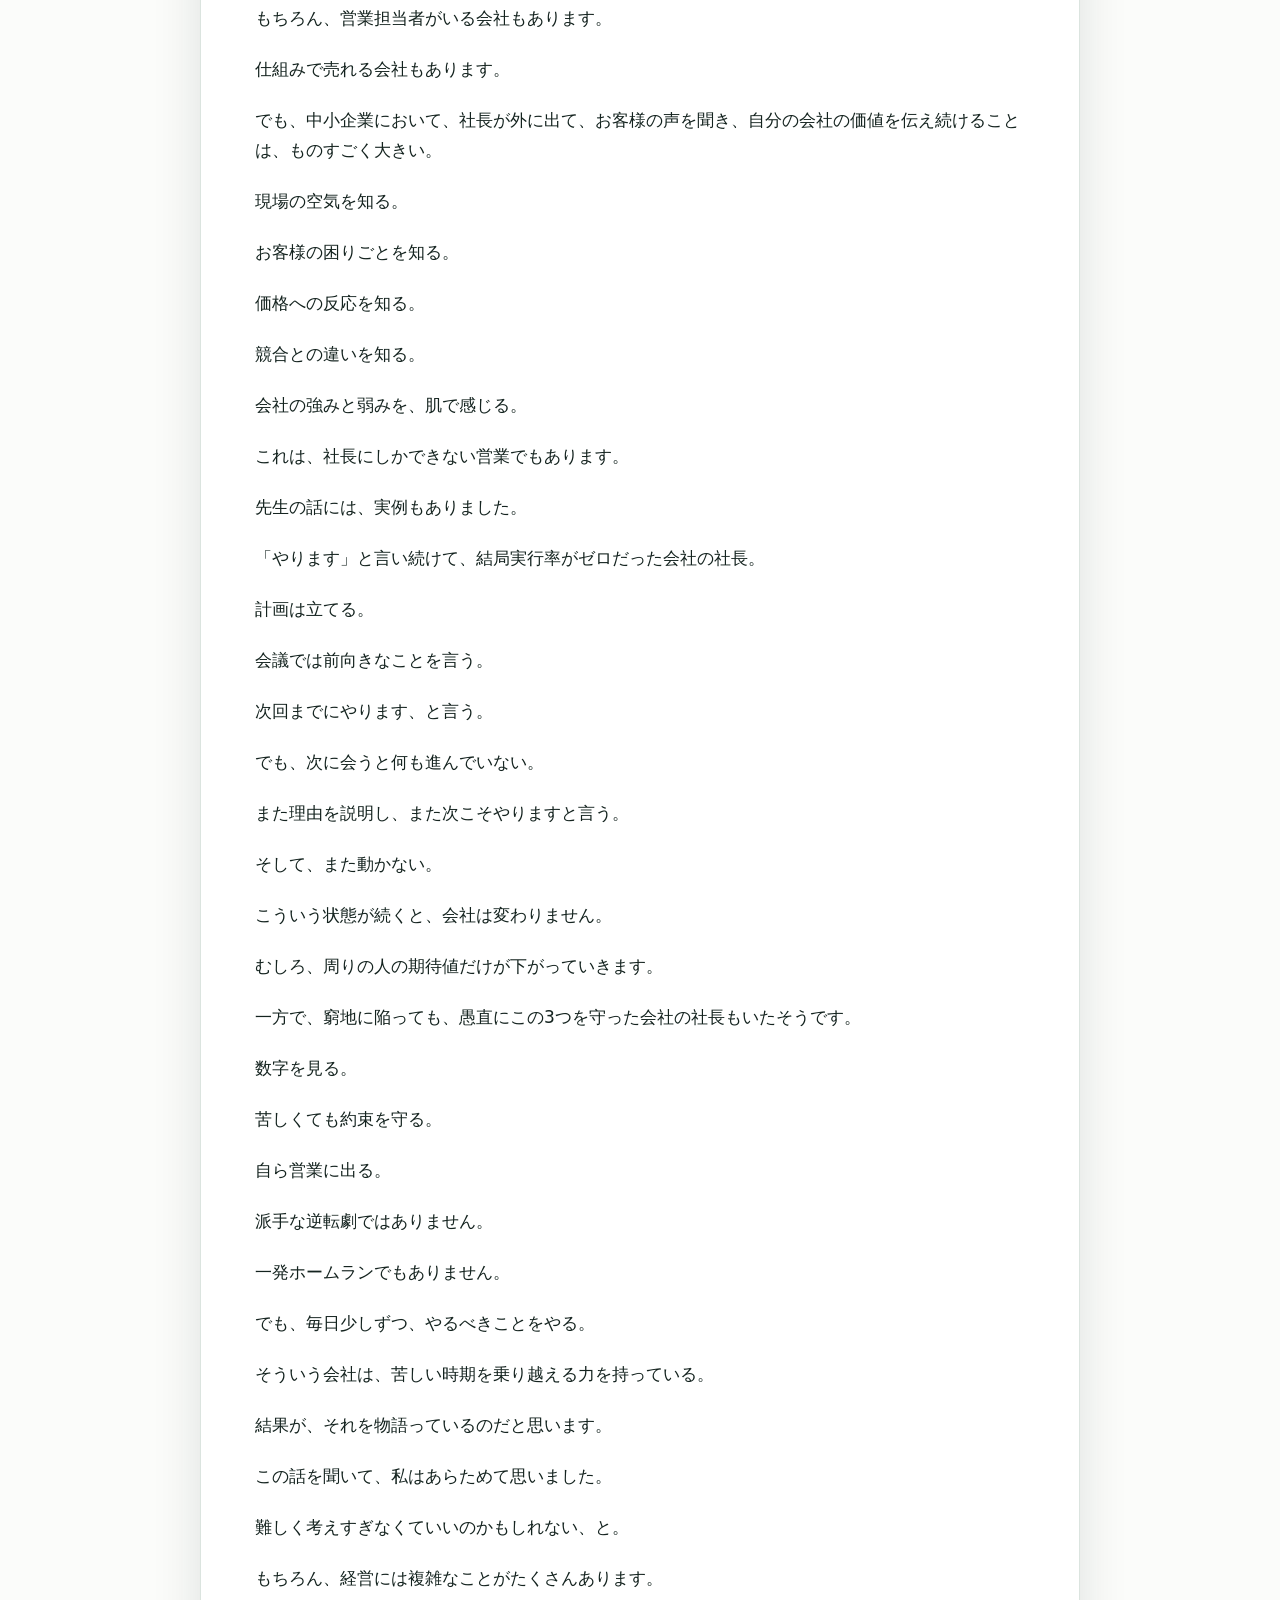
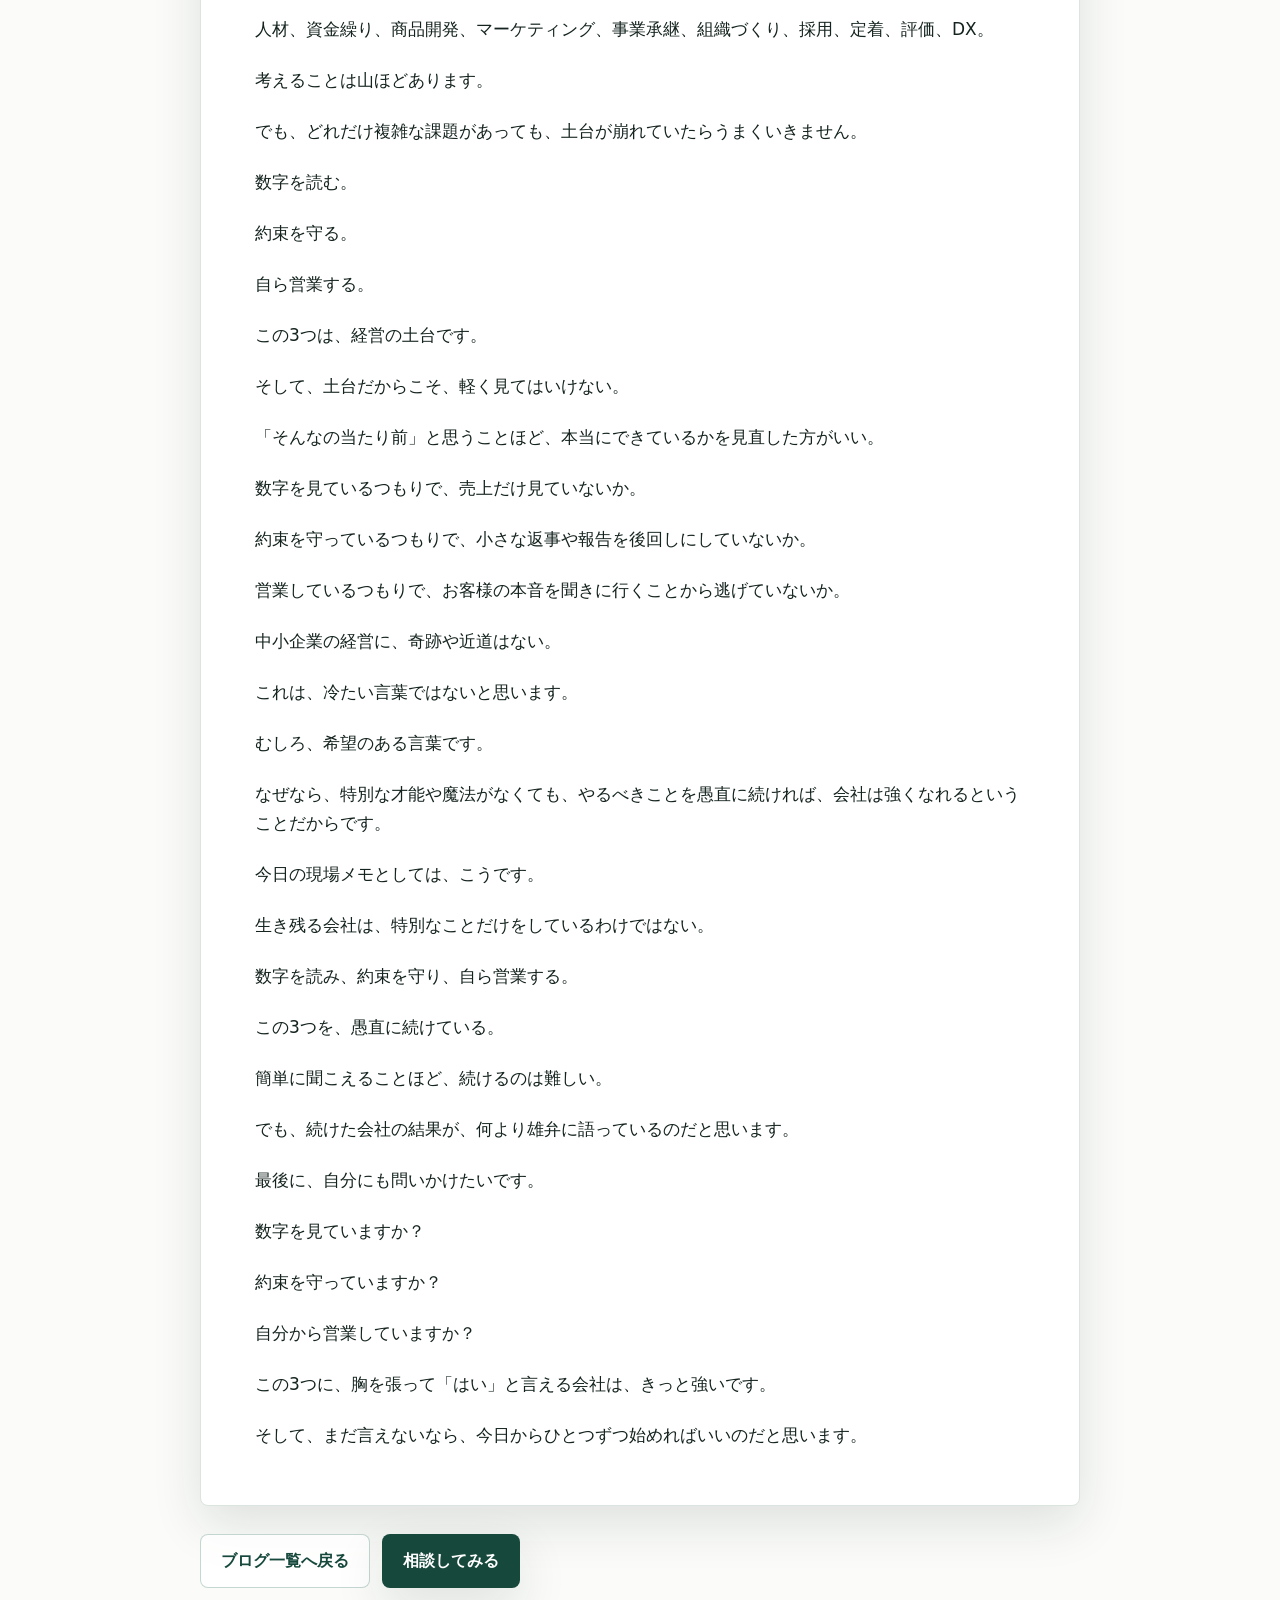
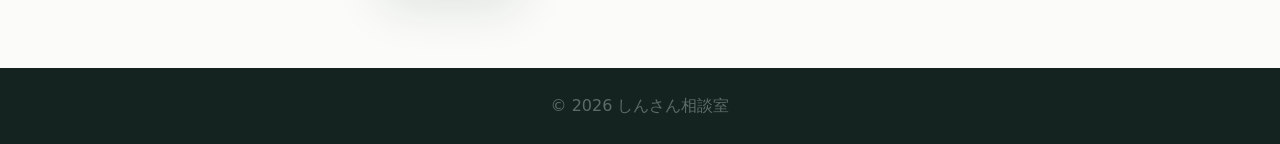
<file: blog/2026-06-11-three-basics-management.html>
﻿<!doctype html>
<html lang="ja">
<head>
  <meta charset="utf-8">
  <meta name="viewport" content="width=device-width, initial-scale=1">
  <meta name="description" content="中小企業の経営に奇跡や近道はない。長く経営できている会社が愚直に続ける、数字を読む、約束を守る、自ら営業するという3つの基本についての診断士現場メモ。">
  <title>中小企業の経営に、奇跡や近道はない | しんさん相談室</title>
  <link rel="stylesheet" href="../styles.css">
</head>
<body>
  <header class="site-header">
    <a class="brand" href="../index.html#top" aria-label="しんさん相談室 トップへ">
      <span class="brand-mark">し</span>
      <span>
        <span class="brand-name">しんさん相談室</span>
        <span class="brand-sub">経営改善と人事の相談室</span>
      </span>
    </a>
    <nav class="nav" aria-label="主要メニュー">
      <a href="../index.html#service">相談内容</a>
      <a href="../index.html#profile">紹介</a>
      <a href="../index.html#blog">ブログ</a>
      <a href="../index.html#contact">問い合わせ</a>
    </nav>
  </header>

  <main class="article-page">
    <article class="article-shell">
      <header class="article-header">
        <p class="post-meta">診断士の現場メモ / 2026.06.11</p>
        <h1>中小企業の経営に、奇跡や近道はない</h1>
        <p class="article-lead">長く経営できている会社は、派手なことではなく、数字を読み、約束を守り、自ら営業する。この3つを愚直に続けています。</p>
      </header>

      <div class="article-body">
        <p>尊敬している診断士の先生がいます。</p>
        <p>その先生は、15年以上にわたり、500社以上の経営支援をされてきた方です。</p>
        <p>机上の空論ではありません。</p>
        <p>本に書いてあるきれいな理論だけでもありません。</p>
        <p>資金繰りに苦しむ会社、売上が伸び悩む会社、社長がひとりで抱え込んでいる会社、社員との関係に悩む会社。そういう現場に入り、社長と向き合い、会社の浮き沈みを見てこられた方です。</p>
        <p>その先生の話には、派手さはありません。</p>
        <p>でも、妙に重い。</p>
        <p>なぜなら、言葉の後ろに実際の会社の姿があるからです。</p>
        <p>その先生が言われていたことが、とても印象に残っています。</p>
        <p>中小企業の経営に、奇跡や近道はない。</p>
        <p>長く経営できている会社は、結局、愚直に3つのことをしている。</p>
        <p>それが、</p>
        <p>数字を読むこと。</p>
        <p>約束を守ること。</p>
        <p>自ら営業すること。</p>
        <p>この3つです。</p>
        <p>聞いた瞬間、正直、少し拍子抜けするくらいシンプルです。</p>
        <p>もっとすごい秘密があるのではないか。</p>
        <p>特別なマーケティング手法があるのではないか。</p>
        <p>補助金、DX、AI、SNS、ブランディング、最新ツール、何か魔法のようなものがあるのではないか。</p>
        <p>そう思いたくなる気持ちはあります。</p>
        <p>でも、現場の答えは、とても地味です。</p>
        <p>数字を読む。</p>
        <p>約束を守る。</p>
        <p>自ら営業する。</p>
        <p>この3つをやり続ける会社が生き残る。</p>
        <p>逆に言えば、この3つをやらない会社は、どこかで苦しくなる。</p>
        <p>数字を読まない会社は、自分の会社の状態がわからなくなります。</p>
        <p>売上はあるのにお金が残らない。</p>
        <p>忙しいのに利益が出ない。</p>
        <p>なんとなく大丈夫だと思っていたら、ある日突然資金繰りが詰まる。</p>
        <p>これは、珍しい話ではありません。</p>
        <p>数字を見ることは、経営者にとって体温を測るようなものだと思います。</p>
        <p>体調が悪いのに体温を測らず、「たぶん大丈夫」と言っているようなものです。</p>
        <p>大丈夫なときもあるかもしれません。</p>
        <p>でも、それを続けるのは怖い。</p>
        <p>約束を守らない会社も、じわじわ信用を失います。</p>
        <p>納期を守る。</p>
        <p>支払いを守る。</p>
        <p>言ったことを守る。</p>
        <p>小さな連絡を返す。</p>
        <p>できないときは、早めに伝える。</p>
        <p>当たり前のことです。</p>
        <p>でも、この当たり前を続けられる会社は強い。</p>
        <p>逆に、約束が少しずつ崩れる会社は、取引先からも、社員からも、お客様からも、静かに信用を失っていきます。</p>
        <p>信用は、派手に増えません。</p>
        <p>でも、静かに積み上がります。</p>
        <p>そして、崩れるときも静かです。</p>
        <p>気づいたときには、誰も本気で助けてくれなくなっていることがあります。</p>
        <p>そして、自ら営業すること。</p>
        <p>これも、とても大事です。</p>
        <p>社長が営業しない会社は、やはり弱くなりやすい。</p>
        <p>もちろん、営業担当者がいる会社もあります。</p>
        <p>仕組みで売れる会社もあります。</p>
        <p>でも、中小企業において、社長が外に出て、お客様の声を聞き、自分の会社の価値を伝え続けることは、ものすごく大きい。</p>
        <p>現場の空気を知る。</p>
        <p>お客様の困りごとを知る。</p>
        <p>価格への反応を知る。</p>
        <p>競合との違いを知る。</p>
        <p>会社の強みと弱みを、肌で感じる。</p>
        <p>これは、社長にしかできない営業でもあります。</p>
        <p>先生の話には、実例もありました。</p>
        <p>「やります」と言い続けて、結局実行率がゼロだった会社の社長。</p>
        <p>計画は立てる。</p>
        <p>会議では前向きなことを言う。</p>
        <p>次回までにやります、と言う。</p>
        <p>でも、次に会うと何も進んでいない。</p>
        <p>また理由を説明し、また次こそやりますと言う。</p>
        <p>そして、また動かない。</p>
        <p>こういう状態が続くと、会社は変わりません。</p>
        <p>むしろ、周りの人の期待値だけが下がっていきます。</p>
        <p>一方で、窮地に陥っても、愚直にこの3つを守った会社の社長もいたそうです。</p>
        <p>数字を見る。</p>
        <p>苦しくても約束を守る。</p>
        <p>自ら営業に出る。</p>
        <p>派手な逆転劇ではありません。</p>
        <p>一発ホームランでもありません。</p>
        <p>でも、毎日少しずつ、やるべきことをやる。</p>
        <p>そういう会社は、苦しい時期を乗り越える力を持っている。</p>
        <p>結果が、それを物語っているのだと思います。</p>
        <p>この話を聞いて、私はあらためて思いました。</p>
        <p>難しく考えすぎなくていいのかもしれない、と。</p>
        <p>もちろん、経営には複雑なことがたくさんあります。</p>
        <p>人材、資金繰り、商品開発、マーケティング、事業承継、組織づくり、採用、定着、評価、DX。</p>
        <p>考えることは山ほどあります。</p>
        <p>でも、どれだけ複雑な課題があっても、土台が崩れていたらうまくいきません。</p>
        <p>数字を読む。</p>
        <p>約束を守る。</p>
        <p>自ら営業する。</p>
        <p>この3つは、経営の土台です。</p>
        <p>そして、土台だからこそ、軽く見てはいけない。</p>
        <p>「そんなの当たり前」と思うことほど、本当にできているかを見直した方がいい。</p>
        <p>数字を見ているつもりで、売上だけ見ていないか。</p>
        <p>約束を守っているつもりで、小さな返事や報告を後回しにしていないか。</p>
        <p>営業しているつもりで、お客様の本音を聞きに行くことから逃げていないか。</p>
        <p>中小企業の経営に、奇跡や近道はない。</p>
        <p>これは、冷たい言葉ではないと思います。</p>
        <p>むしろ、希望のある言葉です。</p>
        <p>なぜなら、特別な才能や魔法がなくても、やるべきことを愚直に続ければ、会社は強くなれるということだからです。</p>
        <p>今日の現場メモとしては、こうです。</p>
        <p>生き残る会社は、特別なことだけをしているわけではない。</p>
        <p>数字を読み、約束を守り、自ら営業する。</p>
        <p>この3つを、愚直に続けている。</p>
        <p>簡単に聞こえることほど、続けるのは難しい。</p>
        <p>でも、続けた会社の結果が、何より雄弁に語っているのだと思います。</p>
        <p>最後に、自分にも問いかけたいです。</p>
        <p>数字を見ていますか？</p>
        <p>約束を守っていますか？</p>
        <p>自分から営業していますか？</p>
        <p>この3つに、胸を張って「はい」と言える会社は、きっと強いです。</p>
        <p>そして、まだ言えないなら、今日からひとつずつ始めればいいのだと思います。</p>
      </div>

      <footer class="article-footer">
        <a class="button secondary" href="index.html">ブログ一覧へ戻る</a>
        <a class="button primary" href="mailto:horis@hotmail.co.jp">相談してみる</a>
      </footer>
    </article>
  </main>

  <footer class="footer">
    <p>&copy; 2026 しんさん相談室</p>
  </footer>
</body>
</html>
</file>
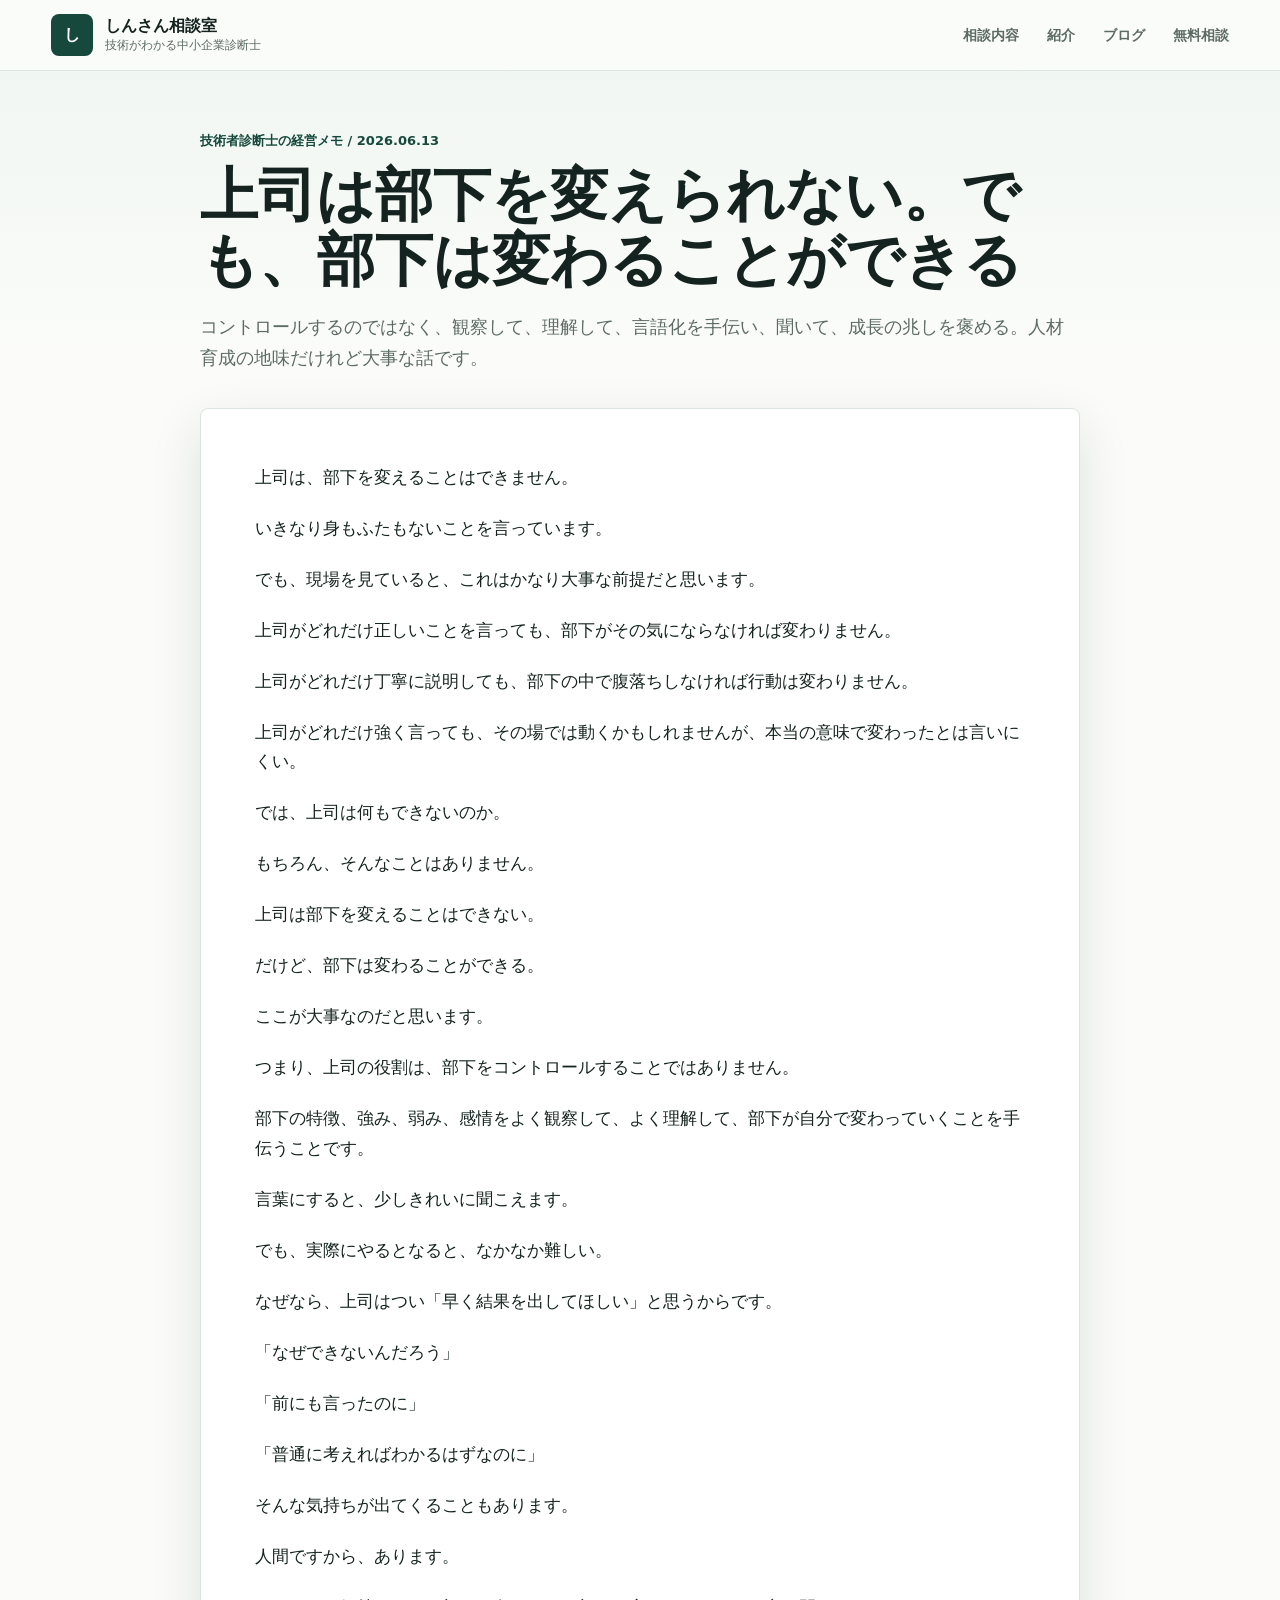
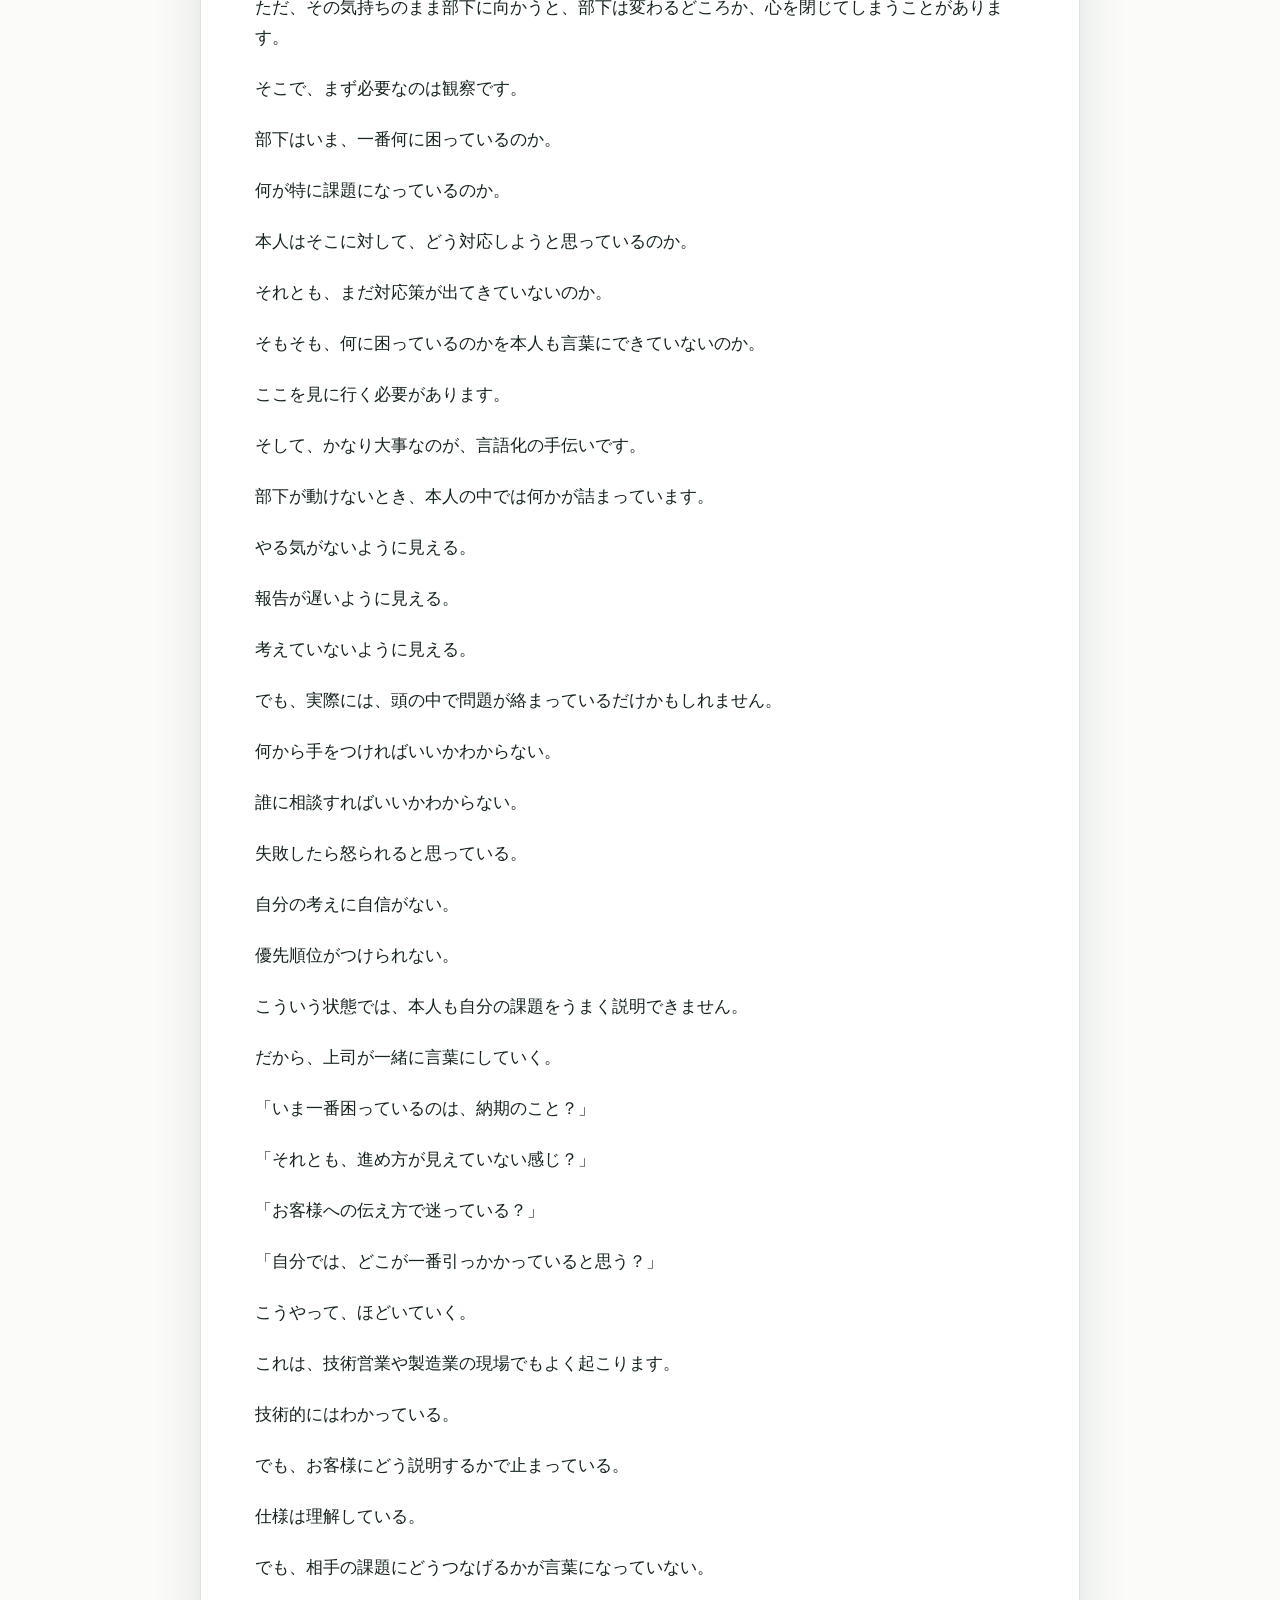
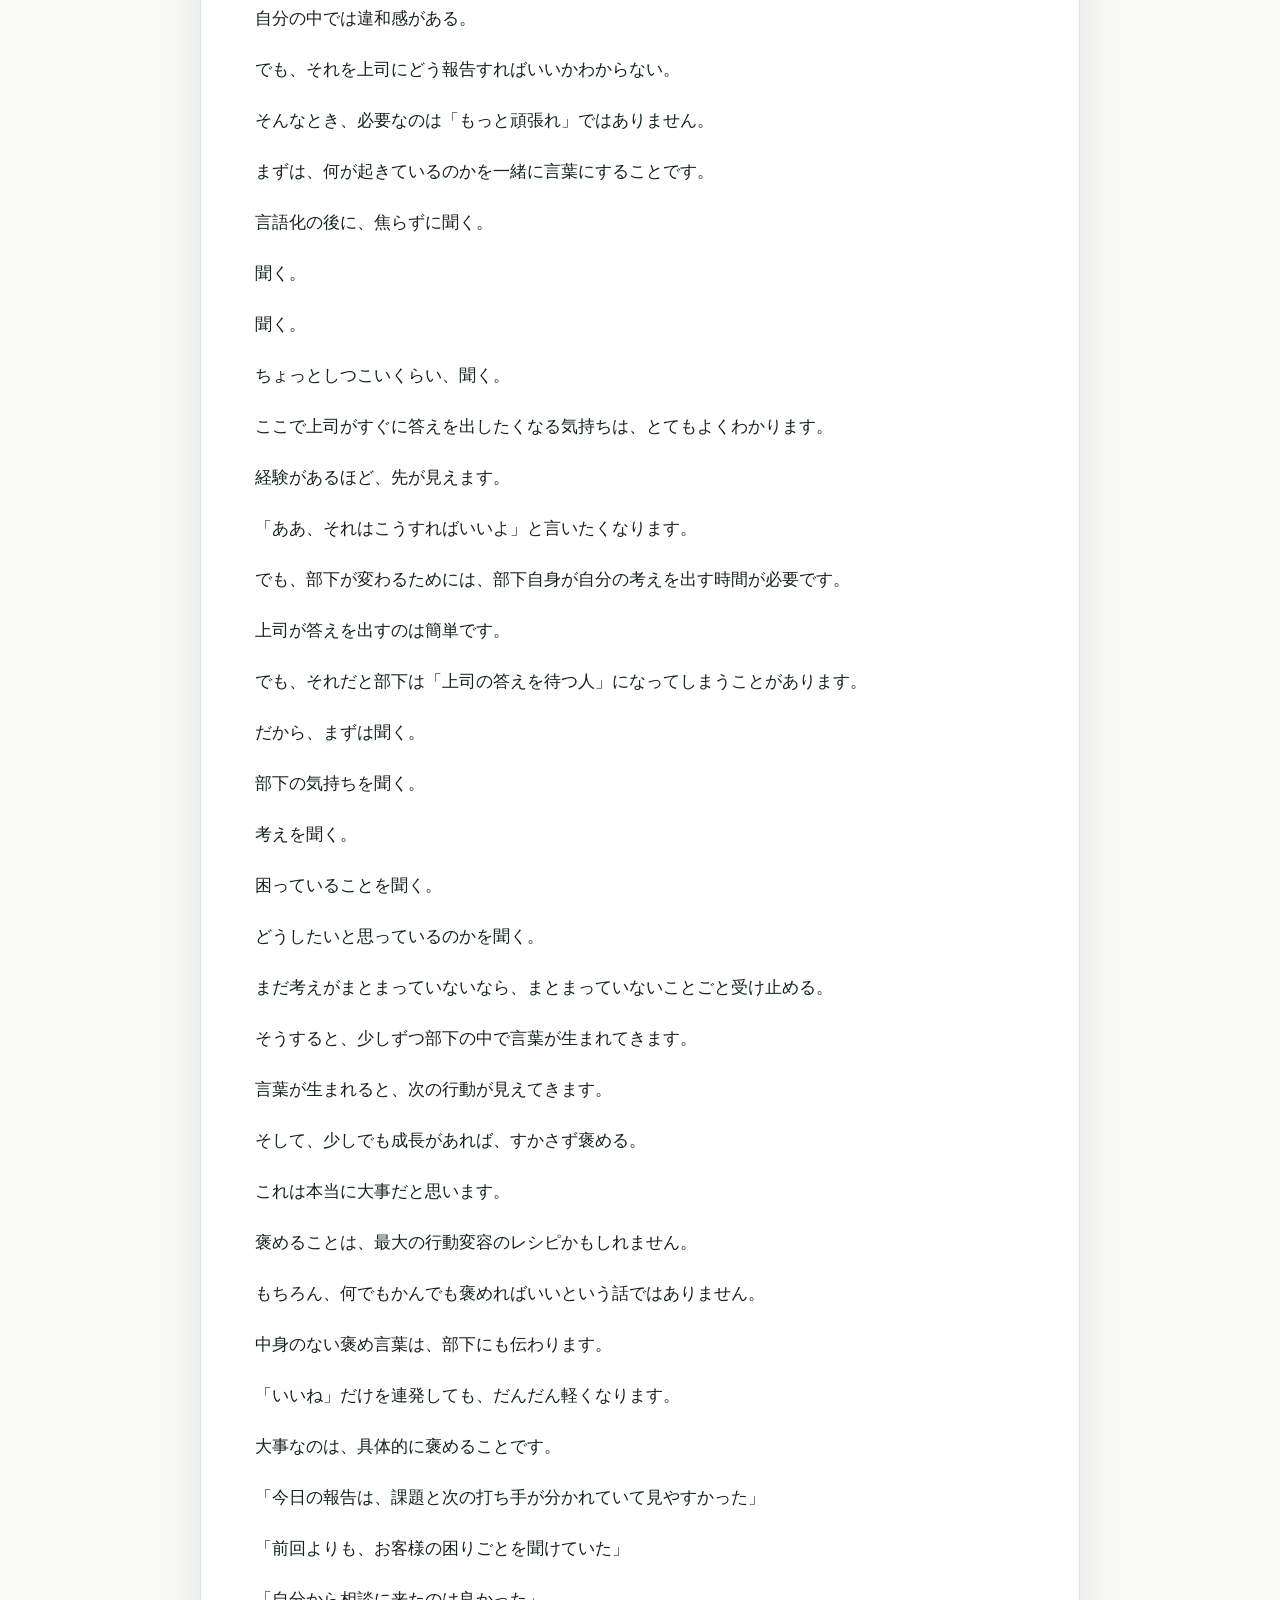
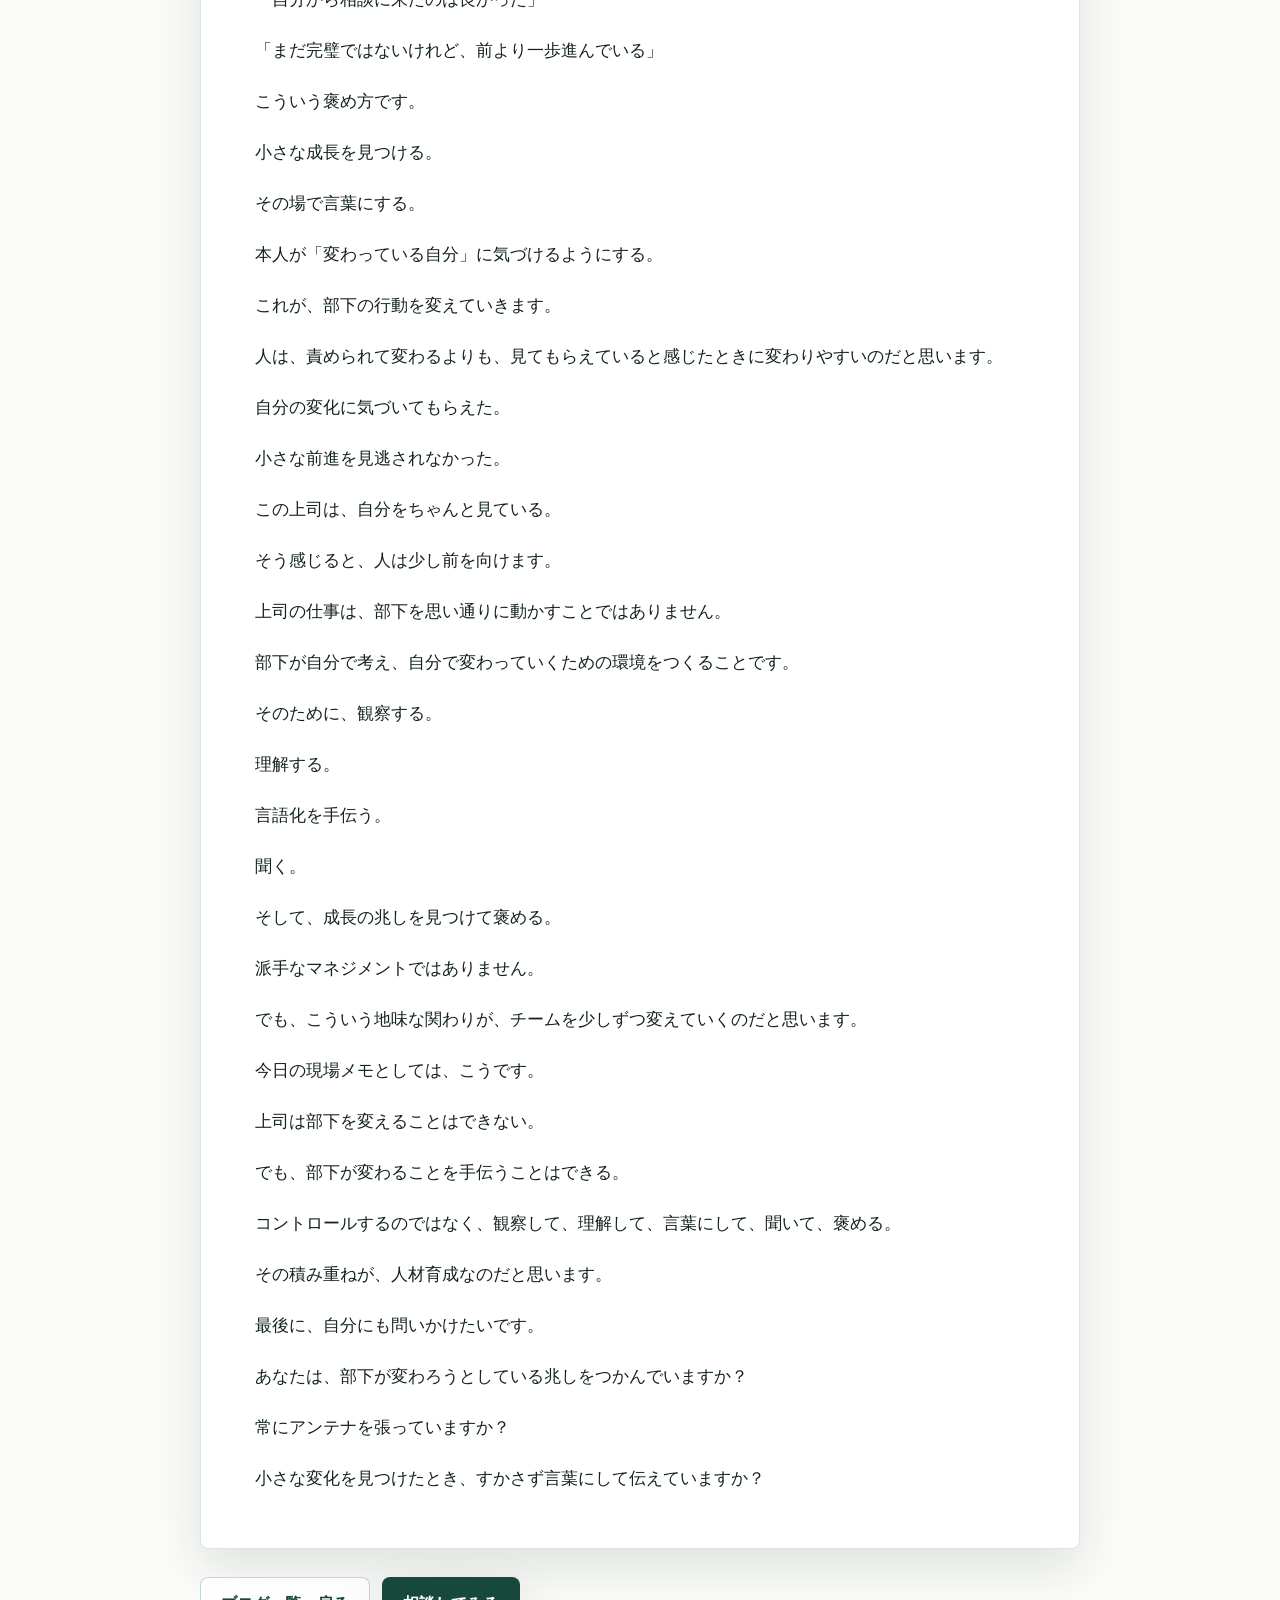
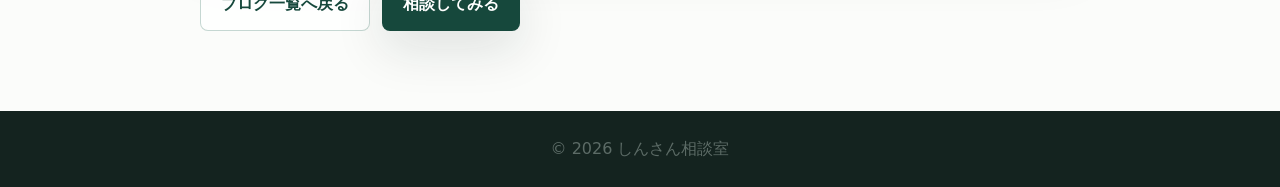
<file: blog/2026-06-13-manager-cannot-change-subordinates.html>
﻿<!doctype html>
<html lang="ja">
<head>
  <meta charset="utf-8">
  <meta name="viewport" content="width=device-width, initial-scale=1">
  <meta name="description" content="上司は部下を変えられない。でも部下は変わることができる。観察、言語化、傾聴、具体的に褒めることを通じた人材育成の現場メモ。">
  <title>上司は部下を変えられない。でも、部下は変わることができる | しんさん相談室</title>
  <link rel="stylesheet" href="../styles.css">
</head>
<body>
  <header class="site-header">
    <a class="brand" href="../index.html#top" aria-label="しんさん相談室 トップへ">
      <span class="brand-mark">し</span>
      <span>
        <span class="brand-name">しんさん相談室</span>
        <span class="brand-sub">技術がわかる中小企業診断士</span>
      </span>
    </a>
    <nav class="nav" aria-label="主要メニュー">
      <a href="../index.html#service">相談内容</a>
      <a href="../index.html#profile">紹介</a>
      <a href="../index.html#blog">ブログ</a>
      <a href="../index.html#contact">無料相談</a>
    </nav>
  </header>

  <main class="article-page">
    <article class="article-shell">
      <header class="article-header">
        <p class="post-meta">技術者診断士の経営メモ / 2026.06.13</p>
        <h1>上司は部下を変えられない。でも、部下は変わることができる</h1>
        <p class="article-lead">コントロールするのではなく、観察して、理解して、言語化を手伝い、聞いて、成長の兆しを褒める。人材育成の地味だけれど大事な話です。</p>
      </header>

      <div class="article-body">
        <p>上司は、部下を変えることはできません。</p>
        <p>いきなり身もふたもないことを言っています。</p>
        <p>でも、現場を見ていると、これはかなり大事な前提だと思います。</p>
        <p>上司がどれだけ正しいことを言っても、部下がその気にならなければ変わりません。</p>
        <p>上司がどれだけ丁寧に説明しても、部下の中で腹落ちしなければ行動は変わりません。</p>
        <p>上司がどれだけ強く言っても、その場では動くかもしれませんが、本当の意味で変わったとは言いにくい。</p>
        <p>では、上司は何もできないのか。</p>
        <p>もちろん、そんなことはありません。</p>
        <p>上司は部下を変えることはできない。</p>
        <p>だけど、部下は変わることができる。</p>
        <p>ここが大事なのだと思います。</p>
        <p>つまり、上司の役割は、部下をコントロールすることではありません。</p>
        <p>部下の特徴、強み、弱み、感情をよく観察して、よく理解して、部下が自分で変わっていくことを手伝うことです。</p>
        <p>言葉にすると、少しきれいに聞こえます。</p>
        <p>でも、実際にやるとなると、なかなか難しい。</p>
        <p>なぜなら、上司はつい「早く結果を出してほしい」と思うからです。</p>
        <p>「なぜできないんだろう」</p>
        <p>「前にも言ったのに」</p>
        <p>「普通に考えればわかるはずなのに」</p>
        <p>そんな気持ちが出てくることもあります。</p>
        <p>人間ですから、あります。</p>
        <p>ただ、その気持ちのまま部下に向かうと、部下は変わるどころか、心を閉じてしまうことがあります。</p>
        <p>そこで、まず必要なのは観察です。</p>
        <p>部下はいま、一番何に困っているのか。</p>
        <p>何が特に課題になっているのか。</p>
        <p>本人はそこに対して、どう対応しようと思っているのか。</p>
        <p>それとも、まだ対応策が出てきていないのか。</p>
        <p>そもそも、何に困っているのかを本人も言葉にできていないのか。</p>
        <p>ここを見に行く必要があります。</p>
        <p>そして、かなり大事なのが、言語化の手伝いです。</p>
        <p>部下が動けないとき、本人の中では何かが詰まっています。</p>
        <p>やる気がないように見える。</p>
        <p>報告が遅いように見える。</p>
        <p>考えていないように見える。</p>
        <p>でも、実際には、頭の中で問題が絡まっているだけかもしれません。</p>
        <p>何から手をつければいいかわからない。</p>
        <p>誰に相談すればいいかわからない。</p>
        <p>失敗したら怒られると思っている。</p>
        <p>自分の考えに自信がない。</p>
        <p>優先順位がつけられない。</p>
        <p>こういう状態では、本人も自分の課題をうまく説明できません。</p>
        <p>だから、上司が一緒に言葉にしていく。</p>
        <p>「いま一番困っているのは、納期のこと？」</p>
        <p>「それとも、進め方が見えていない感じ？」</p>
        <p>「お客様への伝え方で迷っている？」</p>
        <p>「自分では、どこが一番引っかかっていると思う？」</p>
        <p>こうやって、ほどいていく。</p>
        <p>これは、技術営業や製造業の現場でもよく起こります。</p>
        <p>技術的にはわかっている。</p>
        <p>でも、お客様にどう説明するかで止まっている。</p>
        <p>仕様は理解している。</p>
        <p>でも、相手の課題にどうつなげるかが言葉になっていない。</p>
        <p>自分の中では違和感がある。</p>
        <p>でも、それを上司にどう報告すればいいかわからない。</p>
        <p>そんなとき、必要なのは「もっと頑張れ」ではありません。</p>
        <p>まずは、何が起きているのかを一緒に言葉にすることです。</p>
        <p>言語化の後に、焦らずに聞く。</p>
        <p>聞く。</p>
        <p>聞く。</p>
        <p>ちょっとしつこいくらい、聞く。</p>
        <p>ここで上司がすぐに答えを出したくなる気持ちは、とてもよくわかります。</p>
        <p>経験があるほど、先が見えます。</p>
        <p>「ああ、それはこうすればいいよ」と言いたくなります。</p>
        <p>でも、部下が変わるためには、部下自身が自分の考えを出す時間が必要です。</p>
        <p>上司が答えを出すのは簡単です。</p>
        <p>でも、それだと部下は「上司の答えを待つ人」になってしまうことがあります。</p>
        <p>だから、まずは聞く。</p>
        <p>部下の気持ちを聞く。</p>
        <p>考えを聞く。</p>
        <p>困っていることを聞く。</p>
        <p>どうしたいと思っているのかを聞く。</p>
        <p>まだ考えがまとまっていないなら、まとまっていないことごと受け止める。</p>
        <p>そうすると、少しずつ部下の中で言葉が生まれてきます。</p>
        <p>言葉が生まれると、次の行動が見えてきます。</p>
        <p>そして、少しでも成長があれば、すかさず褒める。</p>
        <p>これは本当に大事だと思います。</p>
        <p>褒めることは、最大の行動変容のレシピかもしれません。</p>
        <p>もちろん、何でもかんでも褒めればいいという話ではありません。</p>
        <p>中身のない褒め言葉は、部下にも伝わります。</p>
        <p>「いいね」だけを連発しても、だんだん軽くなります。</p>
        <p>大事なのは、具体的に褒めることです。</p>
        <p>「今日の報告は、課題と次の打ち手が分かれていて見やすかった」</p>
        <p>「前回よりも、お客様の困りごとを聞けていた」</p>
        <p>「自分から相談に来たのは良かった」</p>
        <p>「まだ完璧ではないけれど、前より一歩進んでいる」</p>
        <p>こういう褒め方です。</p>
        <p>小さな成長を見つける。</p>
        <p>その場で言葉にする。</p>
        <p>本人が「変わっている自分」に気づけるようにする。</p>
        <p>これが、部下の行動を変えていきます。</p>
        <p>人は、責められて変わるよりも、見てもらえていると感じたときに変わりやすいのだと思います。</p>
        <p>自分の変化に気づいてもらえた。</p>
        <p>小さな前進を見逃されなかった。</p>
        <p>この上司は、自分をちゃんと見ている。</p>
        <p>そう感じると、人は少し前を向けます。</p>
        <p>上司の仕事は、部下を思い通りに動かすことではありません。</p>
        <p>部下が自分で考え、自分で変わっていくための環境をつくることです。</p>
        <p>そのために、観察する。</p>
        <p>理解する。</p>
        <p>言語化を手伝う。</p>
        <p>聞く。</p>
        <p>そして、成長の兆しを見つけて褒める。</p>
        <p>派手なマネジメントではありません。</p>
        <p>でも、こういう地味な関わりが、チームを少しずつ変えていくのだと思います。</p>
        <p>今日の現場メモとしては、こうです。</p>
        <p>上司は部下を変えることはできない。</p>
        <p>でも、部下が変わることを手伝うことはできる。</p>
        <p>コントロールするのではなく、観察して、理解して、言葉にして、聞いて、褒める。</p>
        <p>その積み重ねが、人材育成なのだと思います。</p>
        <p>最後に、自分にも問いかけたいです。</p>
        <p>あなたは、部下が変わろうとしている兆しをつかんでいますか？</p>
        <p>常にアンテナを張っていますか？</p>
        <p>小さな変化を見つけたとき、すかさず言葉にして伝えていますか？</p>
      </div>

      <footer class="article-footer">
        <a class="button secondary" href="index.html">ブログ一覧へ戻る</a>
        <a class="button primary" href="mailto:horis@hotmail.co.jp?subject=%E5%88%9D%E5%9B%9E30%E5%88%86%E7%84%A1%E6%96%99%E7%9B%B8%E8%AB%87%E3%81%AE%E4%BB%B6">相談してみる</a>
      </footer>
    </article>
  </main>

  <footer class="footer">
    <p>&copy; 2026 しんさん相談室</p>
  </footer>
</body>
</html>
</file>
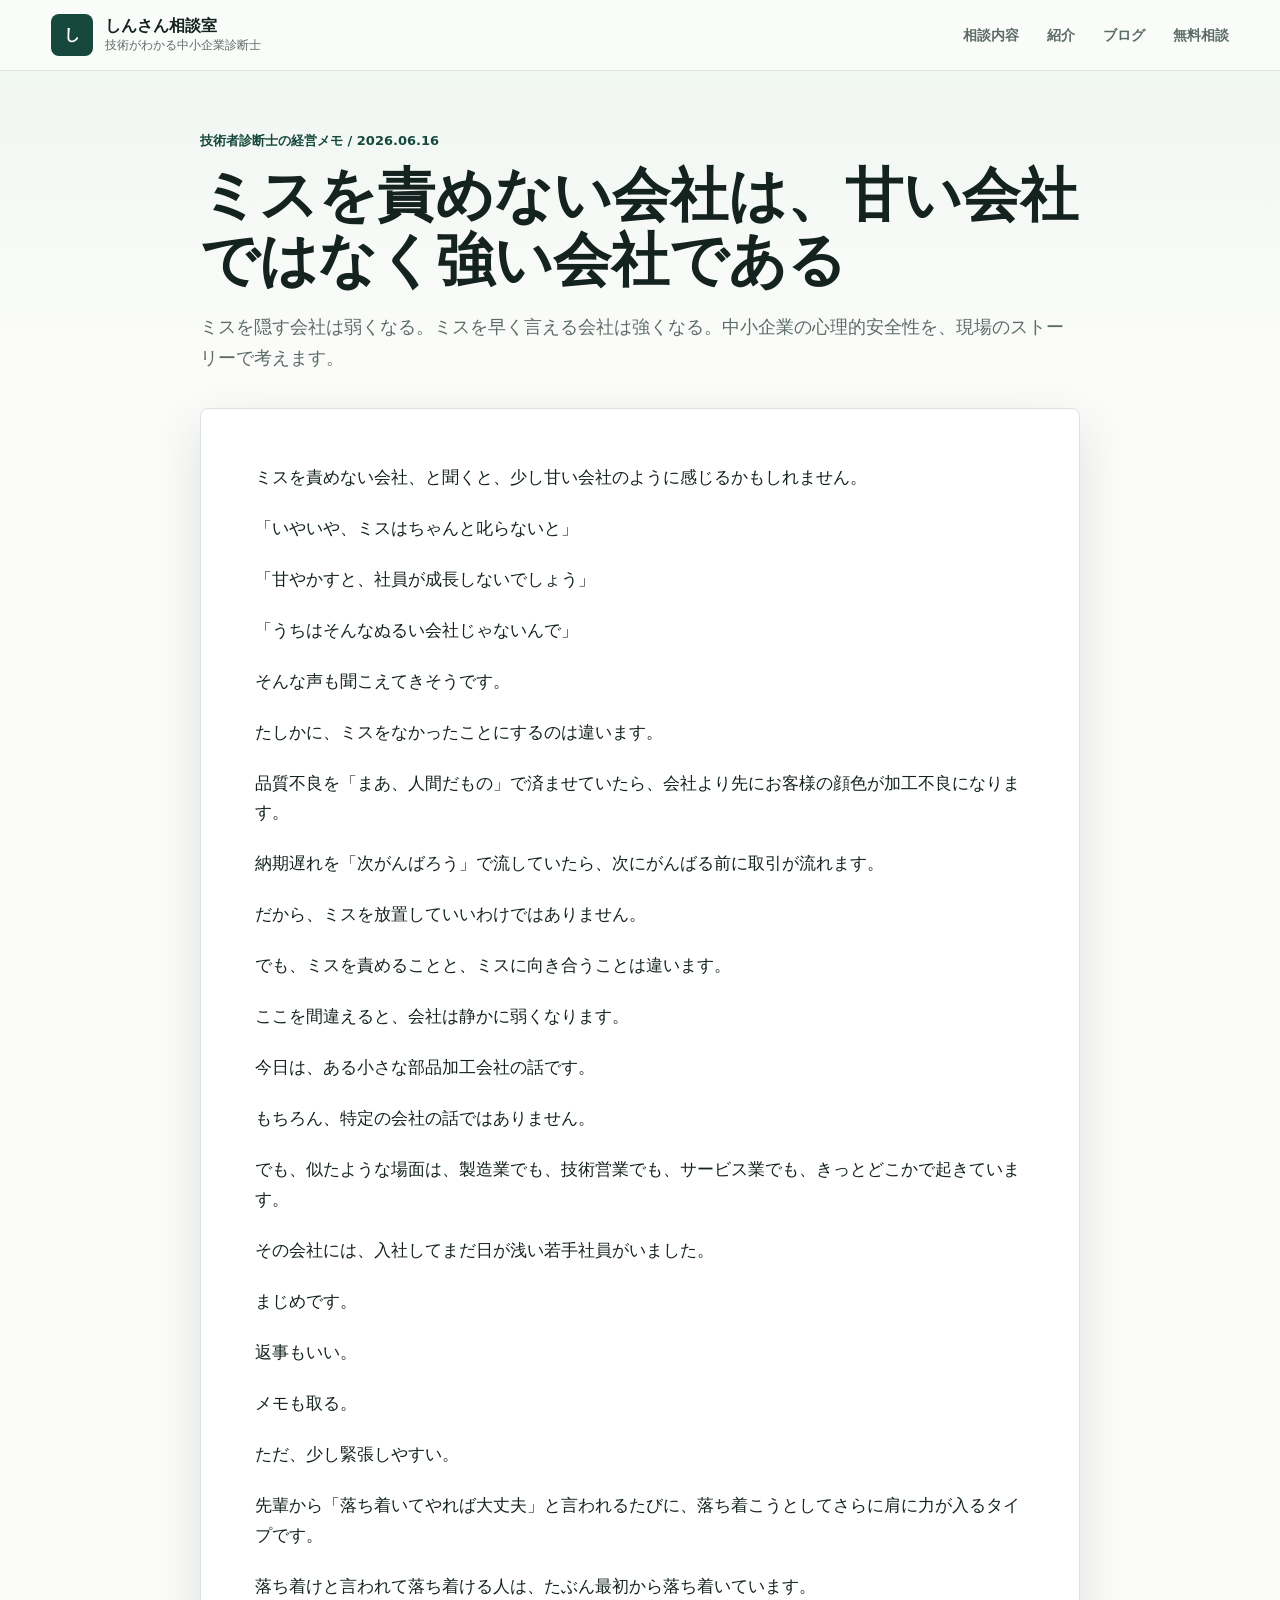
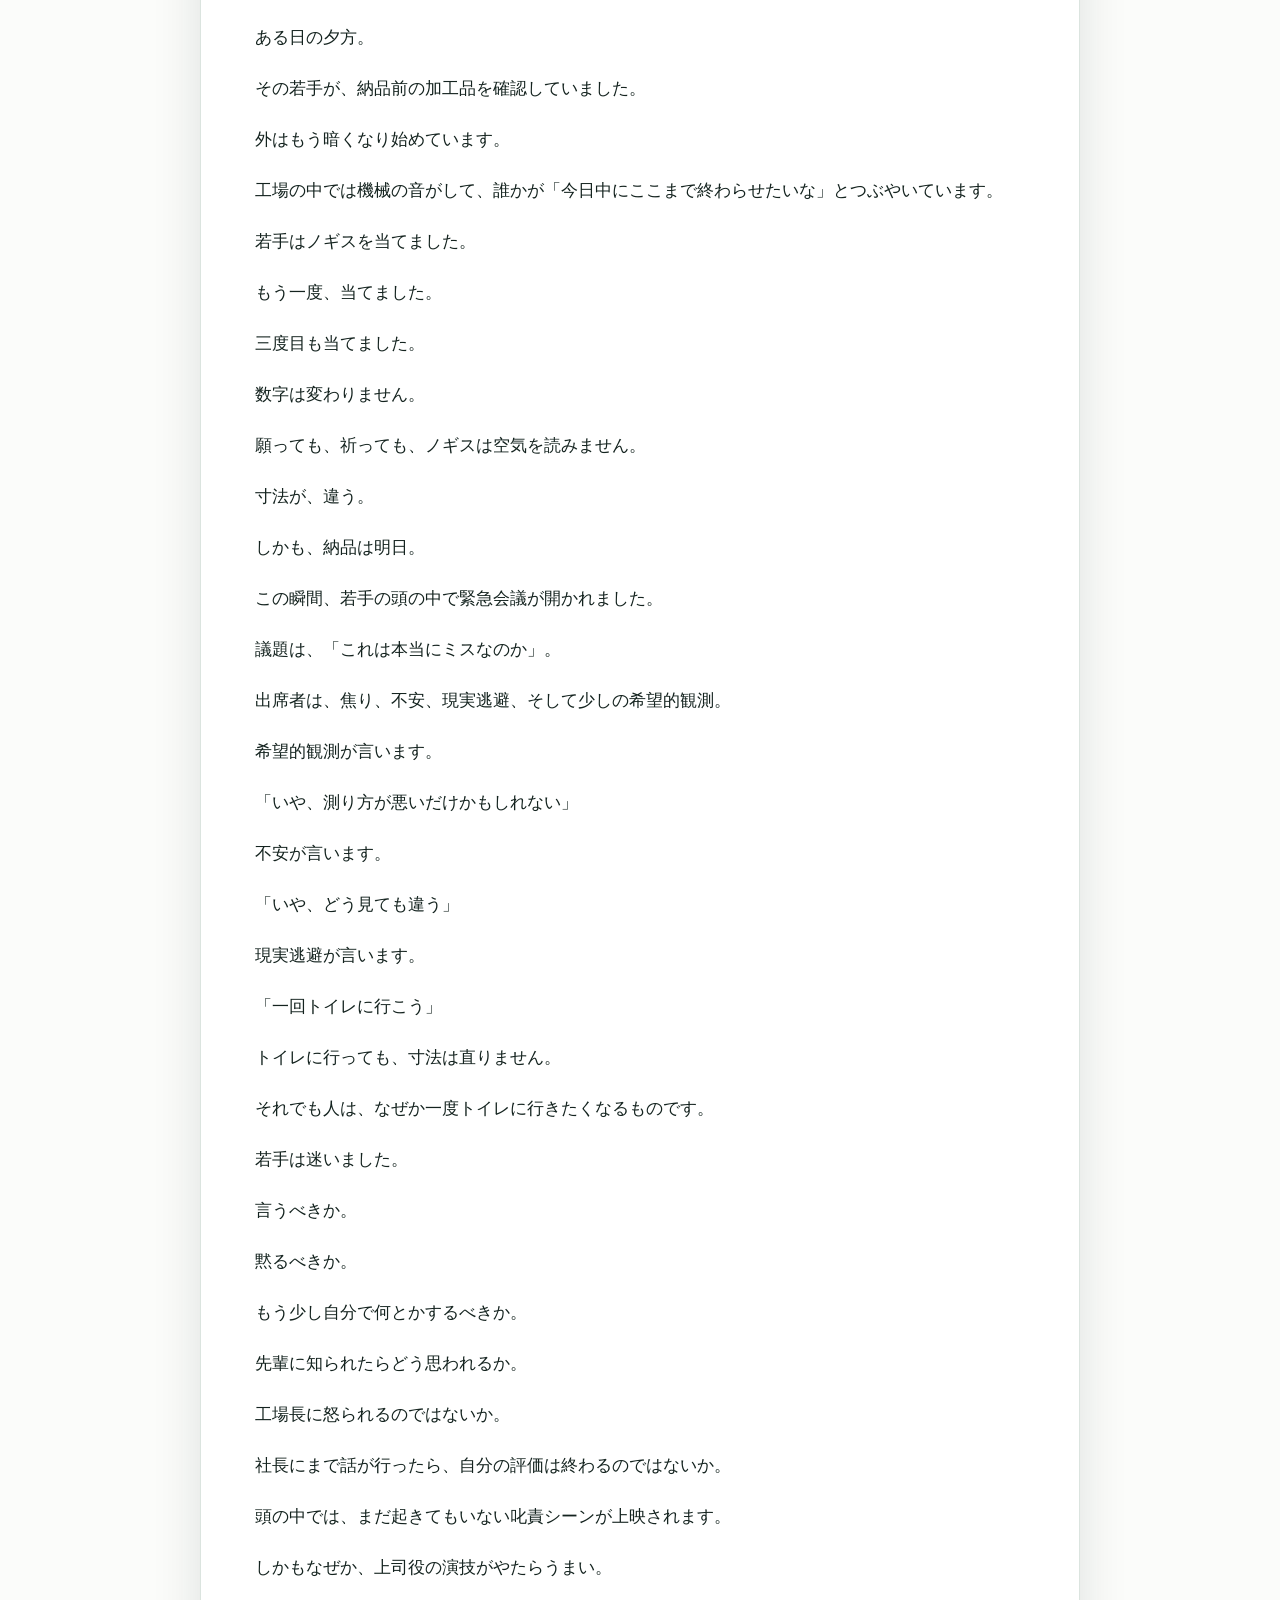
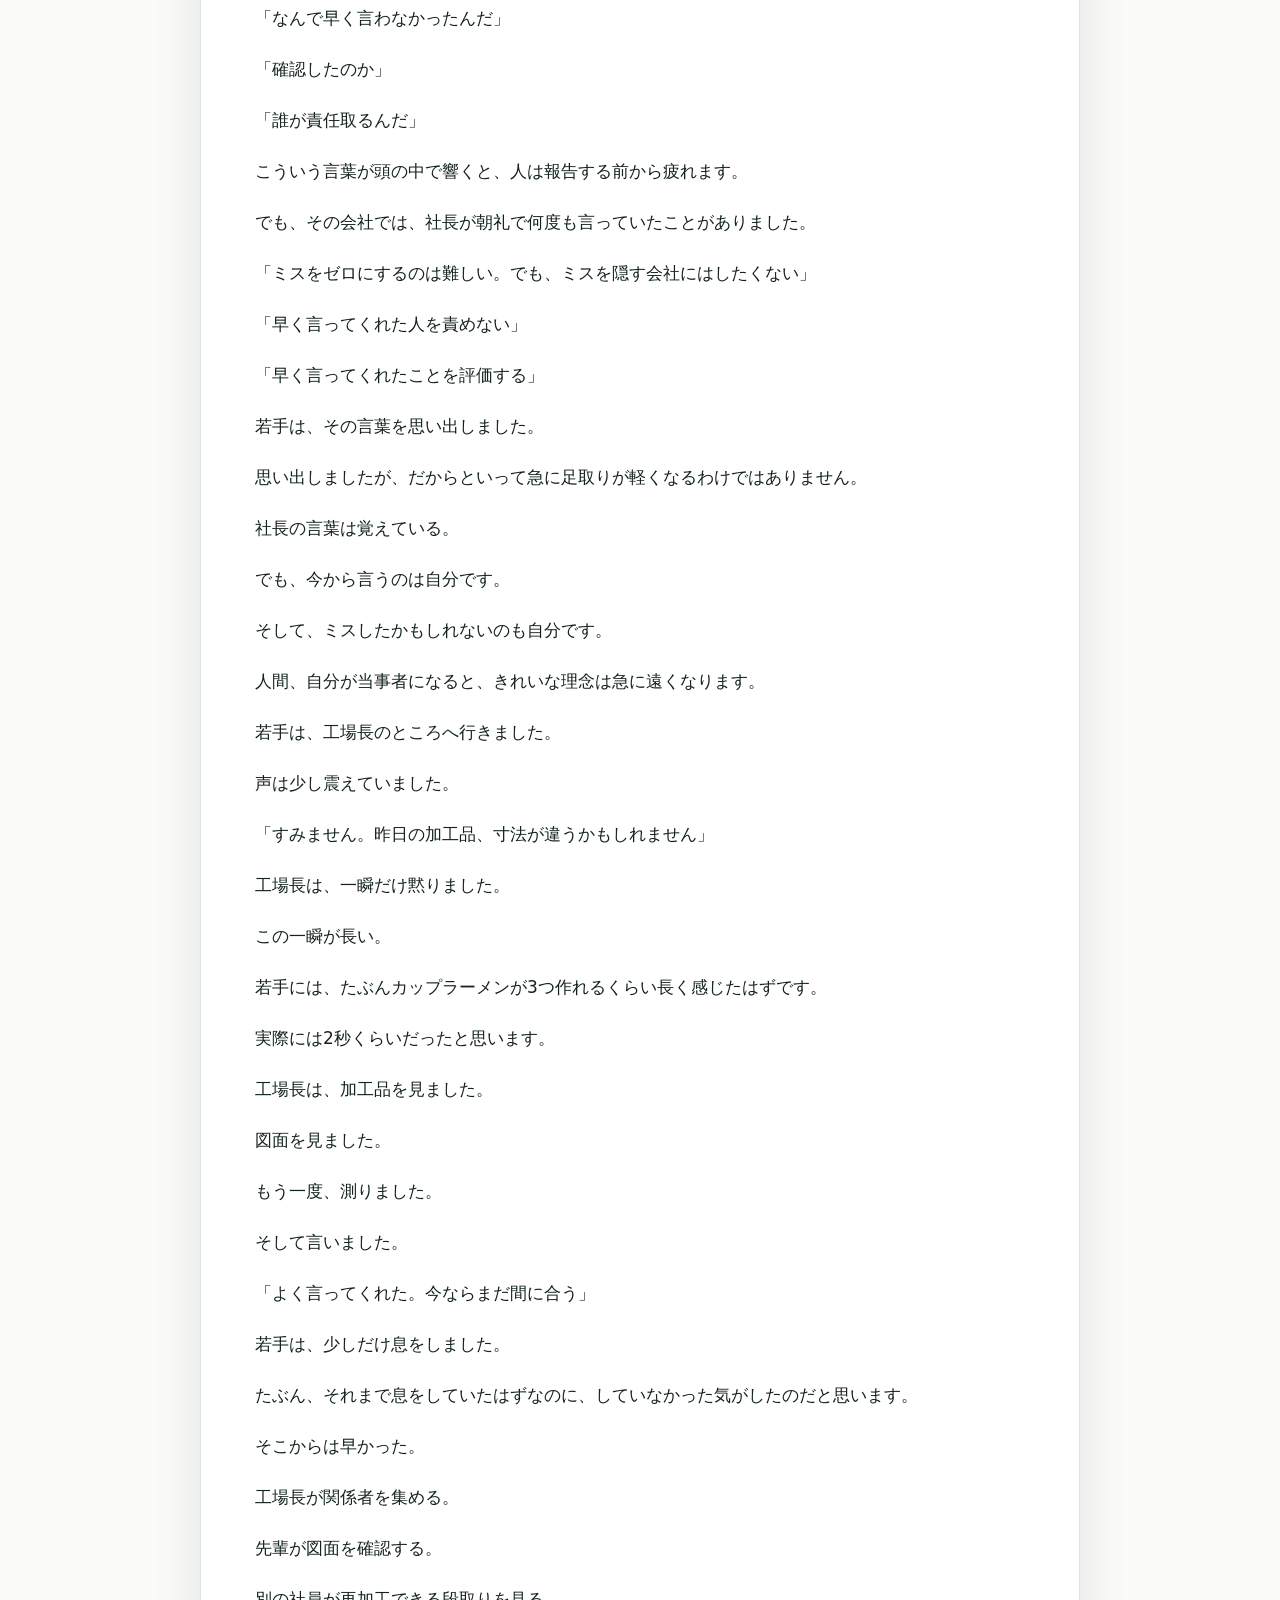
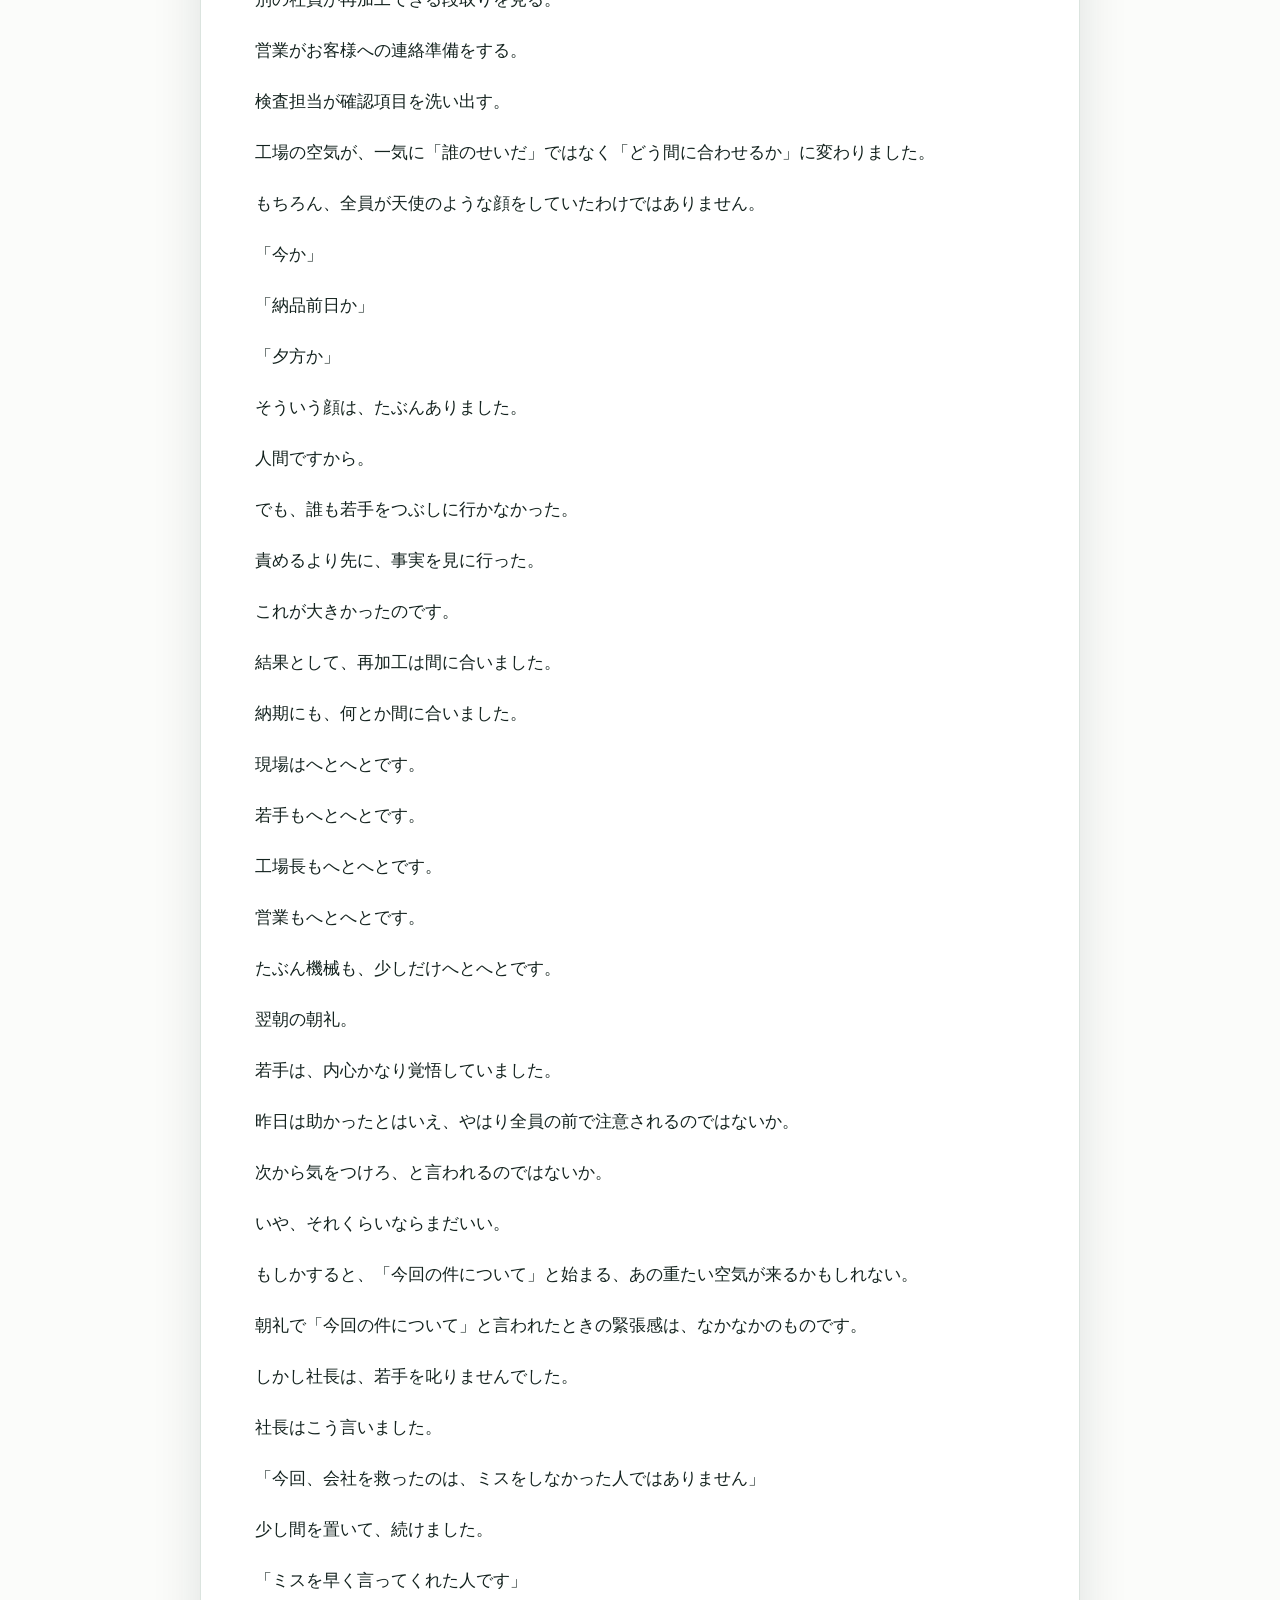
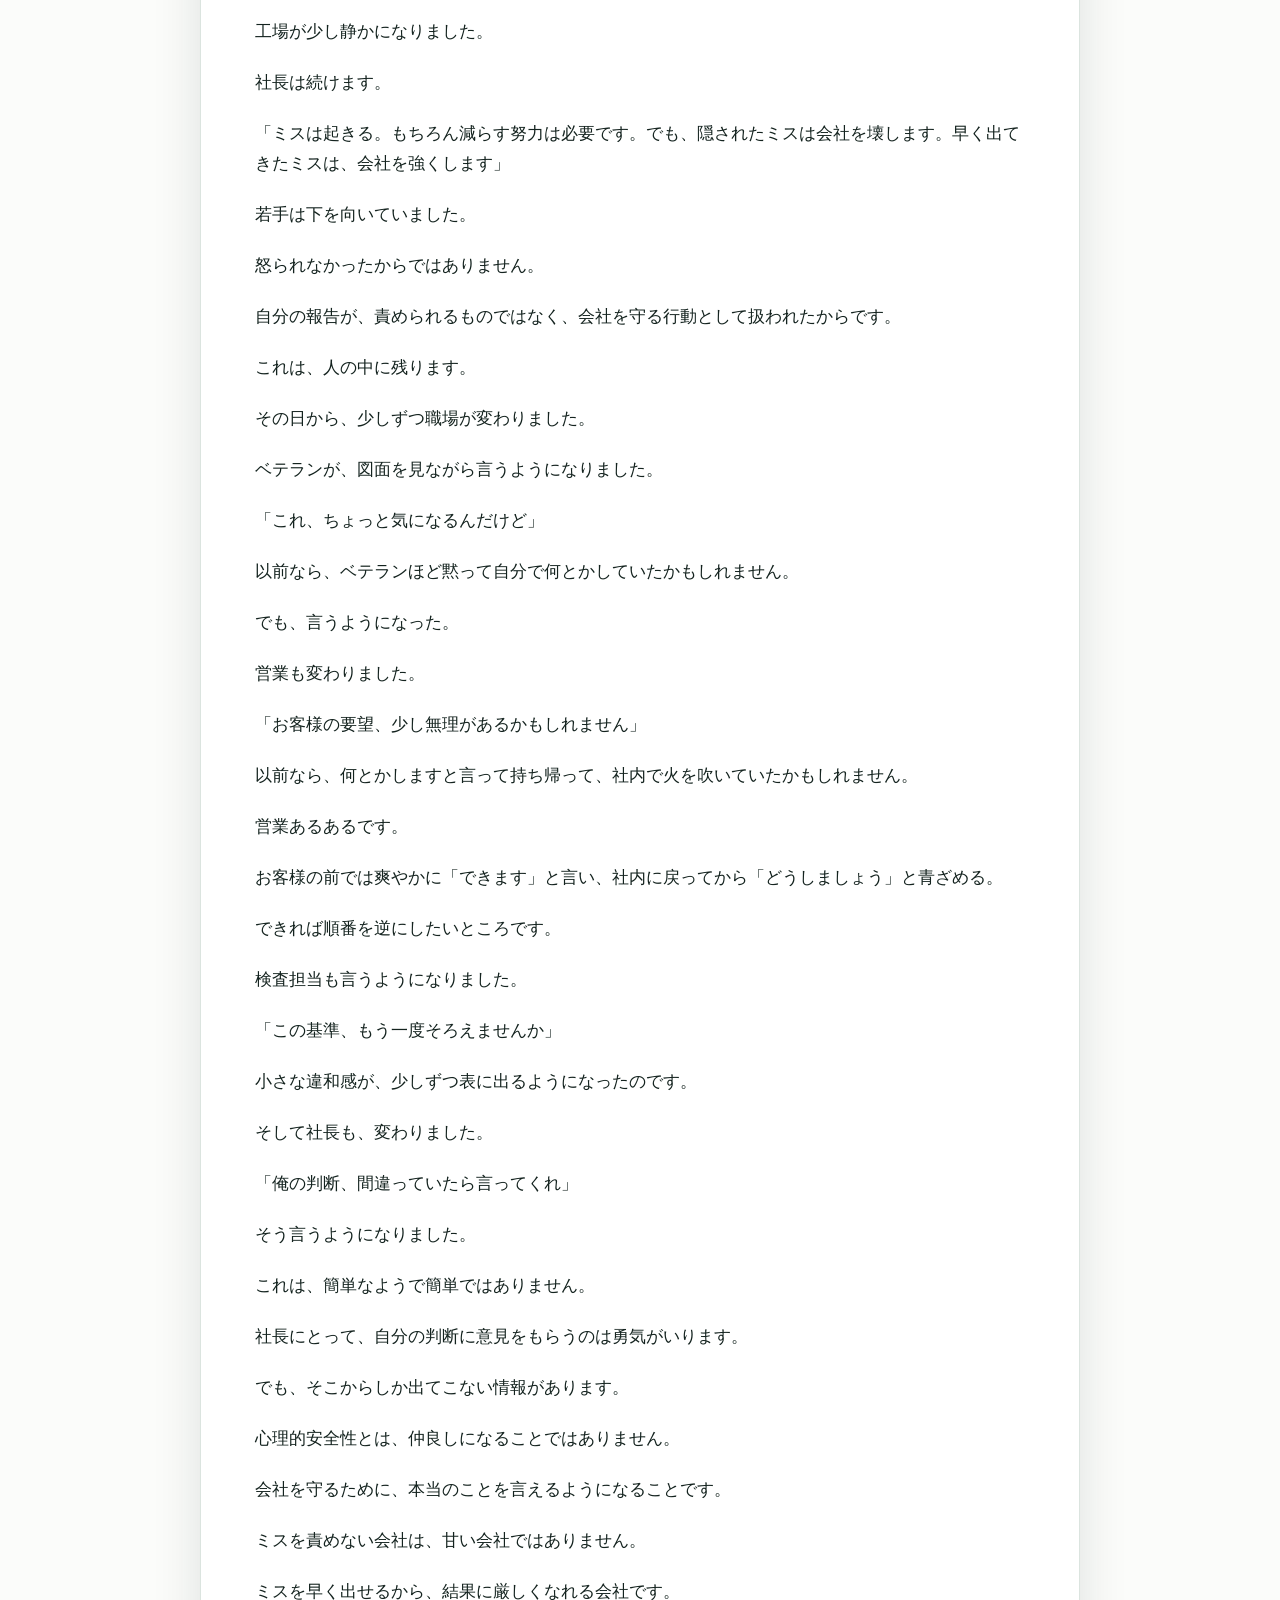
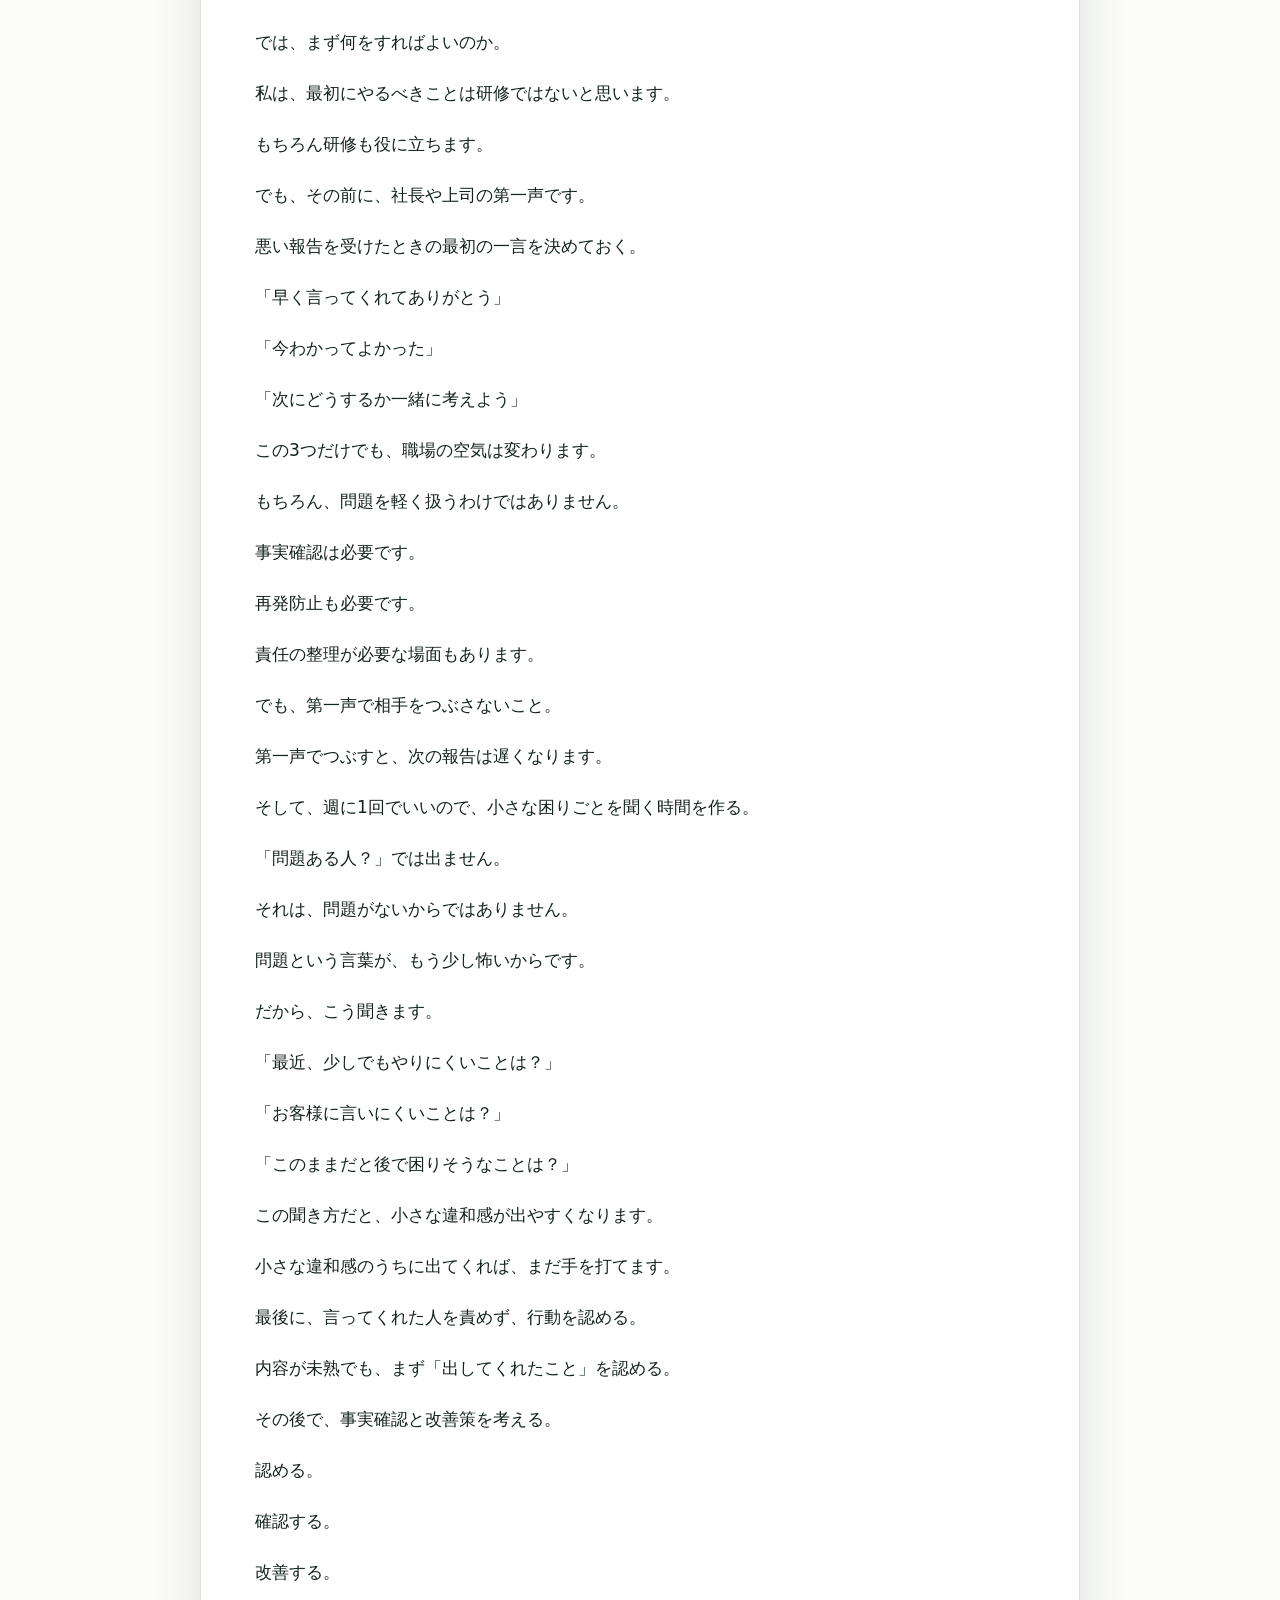
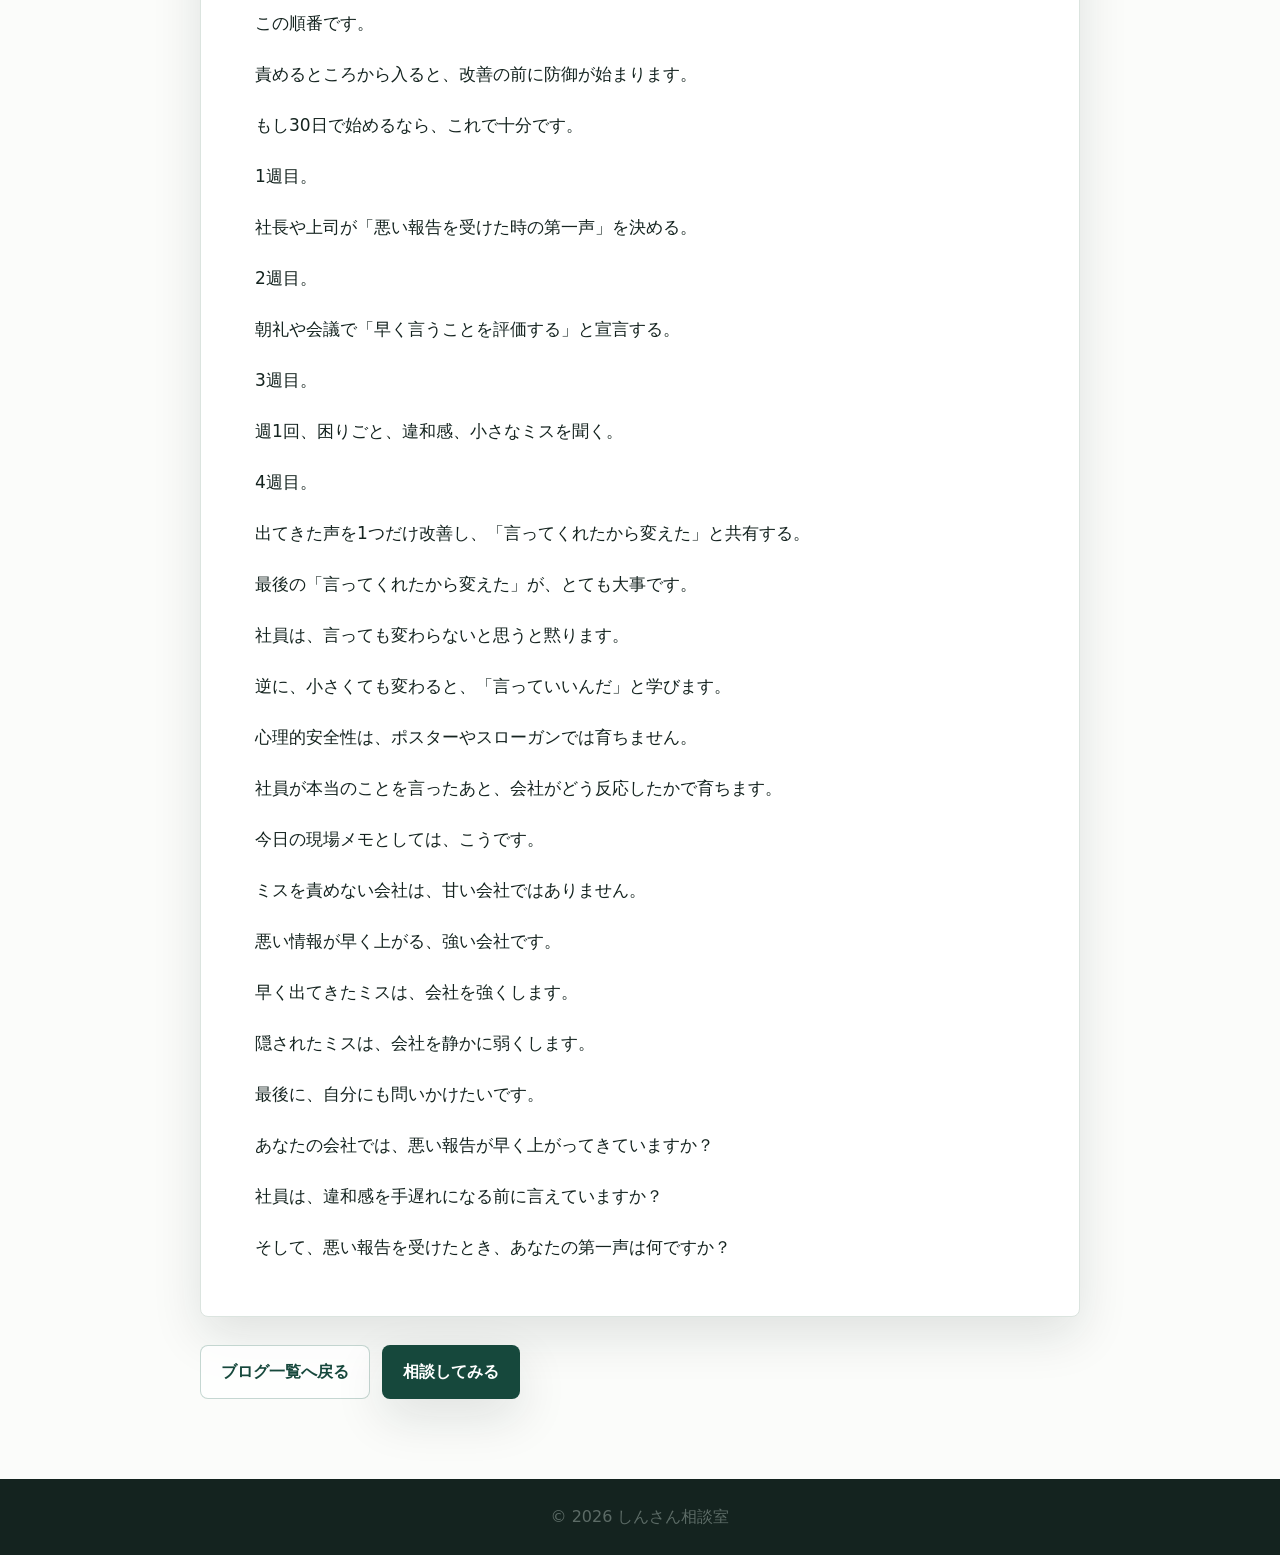
<file: blog/2026-06-16-psychological-safety-sme.html>
﻿<!doctype html>
<html lang="ja">
<head>
  <meta charset="utf-8">
  <meta name="viewport" content="width=device-width, initial-scale=1">
  <meta name="description" content="ミスを責めない会社は甘い会社ではなく、悪い情報が早く上がる強い会社である。中小企業の心理的安全性を、部品加工会社のストーリーで考える経営メモ。">
  <title>ミスを責めない会社は、甘い会社ではなく強い会社である | しんさん相談室</title>
  <link rel="stylesheet" href="../styles.css">
</head>
<body>
  <header class="site-header">
    <a class="brand" href="../index.html#top" aria-label="しんさん相談室 トップへ">
      <span class="brand-mark">し</span>
      <span>
        <span class="brand-name">しんさん相談室</span>
        <span class="brand-sub">技術がわかる中小企業診断士</span>
      </span>
    </a>
    <nav class="nav" aria-label="主要メニュー">
      <a href="../index.html#service">相談内容</a>
      <a href="../index.html#profile">紹介</a>
      <a href="../index.html#blog">ブログ</a>
      <a href="../index.html#contact">無料相談</a>
    </nav>
  </header>

  <main class="article-page">
    <article class="article-shell">
      <header class="article-header">
        <p class="post-meta">技術者診断士の経営メモ / 2026.06.16</p>
        <h1>ミスを責めない会社は、甘い会社ではなく強い会社である</h1>
        <p class="article-lead">ミスを隠す会社は弱くなる。ミスを早く言える会社は強くなる。中小企業の心理的安全性を、現場のストーリーで考えます。</p>
      </header>

      <div class="article-body">
        <p>ミスを責めない会社、と聞くと、少し甘い会社のように感じるかもしれません。</p>
        <p>「いやいや、ミスはちゃんと叱らないと」</p>
        <p>「甘やかすと、社員が成長しないでしょう」</p>
        <p>「うちはそんなぬるい会社じゃないんで」</p>
        <p>そんな声も聞こえてきそうです。</p>
        <p>たしかに、ミスをなかったことにするのは違います。</p>
        <p>品質不良を「まあ、人間だもの」で済ませていたら、会社より先にお客様の顔色が加工不良になります。</p>
        <p>納期遅れを「次がんばろう」で流していたら、次にがんばる前に取引が流れます。</p>
        <p>だから、ミスを放置していいわけではありません。</p>
        <p>でも、ミスを責めることと、ミスに向き合うことは違います。</p>
        <p>ここを間違えると、会社は静かに弱くなります。</p>
        <p>今日は、ある小さな部品加工会社の話です。</p>
        <p>もちろん、特定の会社の話ではありません。</p>
        <p>でも、似たような場面は、製造業でも、技術営業でも、サービス業でも、きっとどこかで起きています。</p>
        <p>その会社には、入社してまだ日が浅い若手社員がいました。</p>
        <p>まじめです。</p>
        <p>返事もいい。</p>
        <p>メモも取る。</p>
        <p>ただ、少し緊張しやすい。</p>
        <p>先輩から「落ち着いてやれば大丈夫」と言われるたびに、落ち着こうとしてさらに肩に力が入るタイプです。</p>
        <p>落ち着けと言われて落ち着ける人は、たぶん最初から落ち着いています。</p>
        <p>ある日の夕方。</p>
        <p>その若手が、納品前の加工品を確認していました。</p>
        <p>外はもう暗くなり始めています。</p>
        <p>工場の中では機械の音がして、誰かが「今日中にここまで終わらせたいな」とつぶやいています。</p>
        <p>若手はノギスを当てました。</p>
        <p>もう一度、当てました。</p>
        <p>三度目も当てました。</p>
        <p>数字は変わりません。</p>
        <p>願っても、祈っても、ノギスは空気を読みません。</p>
        <p>寸法が、違う。</p>
        <p>しかも、納品は明日。</p>
        <p>この瞬間、若手の頭の中で緊急会議が開かれました。</p>
        <p>議題は、「これは本当にミスなのか」。</p>
        <p>出席者は、焦り、不安、現実逃避、そして少しの希望的観測。</p>
        <p>希望的観測が言います。</p>
        <p>「いや、測り方が悪いだけかもしれない」</p>
        <p>不安が言います。</p>
        <p>「いや、どう見ても違う」</p>
        <p>現実逃避が言います。</p>
        <p>「一回トイレに行こう」</p>
        <p>トイレに行っても、寸法は直りません。</p>
        <p>それでも人は、なぜか一度トイレに行きたくなるものです。</p>
        <p>若手は迷いました。</p>
        <p>言うべきか。</p>
        <p>黙るべきか。</p>
        <p>もう少し自分で何とかするべきか。</p>
        <p>先輩に知られたらどう思われるか。</p>
        <p>工場長に怒られるのではないか。</p>
        <p>社長にまで話が行ったら、自分の評価は終わるのではないか。</p>
        <p>頭の中では、まだ起きてもいない叱責シーンが上映されます。</p>
        <p>しかもなぜか、上司役の演技がやたらうまい。</p>
        <p>「なんで早く言わなかったんだ」</p>
        <p>「確認したのか」</p>
        <p>「誰が責任取るんだ」</p>
        <p>こういう言葉が頭の中で響くと、人は報告する前から疲れます。</p>
        <p>でも、その会社では、社長が朝礼で何度も言っていたことがありました。</p>
        <p>「ミスをゼロにするのは難しい。でも、ミスを隠す会社にはしたくない」</p>
        <p>「早く言ってくれた人を責めない」</p>
        <p>「早く言ってくれたことを評価する」</p>
        <p>若手は、その言葉を思い出しました。</p>
        <p>思い出しましたが、だからといって急に足取りが軽くなるわけではありません。</p>
        <p>社長の言葉は覚えている。</p>
        <p>でも、今から言うのは自分です。</p>
        <p>そして、ミスしたかもしれないのも自分です。</p>
        <p>人間、自分が当事者になると、きれいな理念は急に遠くなります。</p>
        <p>若手は、工場長のところへ行きました。</p>
        <p>声は少し震えていました。</p>
        <p>「すみません。昨日の加工品、寸法が違うかもしれません」</p>
        <p>工場長は、一瞬だけ黙りました。</p>
        <p>この一瞬が長い。</p>
        <p>若手には、たぶんカップラーメンが3つ作れるくらい長く感じたはずです。</p>
        <p>実際には2秒くらいだったと思います。</p>
        <p>工場長は、加工品を見ました。</p>
        <p>図面を見ました。</p>
        <p>もう一度、測りました。</p>
        <p>そして言いました。</p>
        <p>「よく言ってくれた。今ならまだ間に合う」</p>
        <p>若手は、少しだけ息をしました。</p>
        <p>たぶん、それまで息をしていたはずなのに、していなかった気がしたのだと思います。</p>
        <p>そこからは早かった。</p>
        <p>工場長が関係者を集める。</p>
        <p>先輩が図面を確認する。</p>
        <p>別の社員が再加工できる段取りを見る。</p>
        <p>営業がお客様への連絡準備をする。</p>
        <p>検査担当が確認項目を洗い出す。</p>
        <p>工場の空気が、一気に「誰のせいだ」ではなく「どう間に合わせるか」に変わりました。</p>
        <p>もちろん、全員が天使のような顔をしていたわけではありません。</p>
        <p>「今か」</p>
        <p>「納品前日か」</p>
        <p>「夕方か」</p>
        <p>そういう顔は、たぶんありました。</p>
        <p>人間ですから。</p>
        <p>でも、誰も若手をつぶしに行かなかった。</p>
        <p>責めるより先に、事実を見に行った。</p>
        <p>これが大きかったのです。</p>
        <p>結果として、再加工は間に合いました。</p>
        <p>納期にも、何とか間に合いました。</p>
        <p>現場はへとへとです。</p>
        <p>若手もへとへとです。</p>
        <p>工場長もへとへとです。</p>
        <p>営業もへとへとです。</p>
        <p>たぶん機械も、少しだけへとへとです。</p>
        <p>翌朝の朝礼。</p>
        <p>若手は、内心かなり覚悟していました。</p>
        <p>昨日は助かったとはいえ、やはり全員の前で注意されるのではないか。</p>
        <p>次から気をつけろ、と言われるのではないか。</p>
        <p>いや、それくらいならまだいい。</p>
        <p>もしかすると、「今回の件について」と始まる、あの重たい空気が来るかもしれない。</p>
        <p>朝礼で「今回の件について」と言われたときの緊張感は、なかなかのものです。</p>
        <p>しかし社長は、若手を叱りませんでした。</p>
        <p>社長はこう言いました。</p>
        <p>「今回、会社を救ったのは、ミスをしなかった人ではありません」</p>
        <p>少し間を置いて、続けました。</p>
        <p>「ミスを早く言ってくれた人です」</p>
        <p>工場が少し静かになりました。</p>
        <p>社長は続けます。</p>
        <p>「ミスは起きる。もちろん減らす努力は必要です。でも、隠されたミスは会社を壊します。早く出てきたミスは、会社を強くします」</p>
        <p>若手は下を向いていました。</p>
        <p>怒られなかったからではありません。</p>
        <p>自分の報告が、責められるものではなく、会社を守る行動として扱われたからです。</p>
        <p>これは、人の中に残ります。</p>
        <p>その日から、少しずつ職場が変わりました。</p>
        <p>ベテランが、図面を見ながら言うようになりました。</p>
        <p>「これ、ちょっと気になるんだけど」</p>
        <p>以前なら、ベテランほど黙って自分で何とかしていたかもしれません。</p>
        <p>でも、言うようになった。</p>
        <p>営業も変わりました。</p>
        <p>「お客様の要望、少し無理があるかもしれません」</p>
        <p>以前なら、何とかしますと言って持ち帰って、社内で火を吹いていたかもしれません。</p>
        <p>営業あるあるです。</p>
        <p>お客様の前では爽やかに「できます」と言い、社内に戻ってから「どうしましょう」と青ざめる。</p>
        <p>できれば順番を逆にしたいところです。</p>
        <p>検査担当も言うようになりました。</p>
        <p>「この基準、もう一度そろえませんか」</p>
        <p>小さな違和感が、少しずつ表に出るようになったのです。</p>
        <p>そして社長も、変わりました。</p>
        <p>「俺の判断、間違っていたら言ってくれ」</p>
        <p>そう言うようになりました。</p>
        <p>これは、簡単なようで簡単ではありません。</p>
        <p>社長にとって、自分の判断に意見をもらうのは勇気がいります。</p>
        <p>でも、そこからしか出てこない情報があります。</p>
        <p>心理的安全性とは、仲良しになることではありません。</p>
        <p>会社を守るために、本当のことを言えるようになることです。</p>
        <p>ミスを責めない会社は、甘い会社ではありません。</p>
        <p>ミスを早く出せるから、結果に厳しくなれる会社です。</p>
        <p>では、まず何をすればよいのか。</p>
        <p>私は、最初にやるべきことは研修ではないと思います。</p>
        <p>もちろん研修も役に立ちます。</p>
        <p>でも、その前に、社長や上司の第一声です。</p>
        <p>悪い報告を受けたときの最初の一言を決めておく。</p>
        <p>「早く言ってくれてありがとう」</p>
        <p>「今わかってよかった」</p>
        <p>「次にどうするか一緒に考えよう」</p>
        <p>この3つだけでも、職場の空気は変わります。</p>
        <p>もちろん、問題を軽く扱うわけではありません。</p>
        <p>事実確認は必要です。</p>
        <p>再発防止も必要です。</p>
        <p>責任の整理が必要な場面もあります。</p>
        <p>でも、第一声で相手をつぶさないこと。</p>
        <p>第一声でつぶすと、次の報告は遅くなります。</p>
        <p>そして、週に1回でいいので、小さな困りごとを聞く時間を作る。</p>
        <p>「問題ある人？」では出ません。</p>
        <p>それは、問題がないからではありません。</p>
        <p>問題という言葉が、もう少し怖いからです。</p>
        <p>だから、こう聞きます。</p>
        <p>「最近、少しでもやりにくいことは？」</p>
        <p>「お客様に言いにくいことは？」</p>
        <p>「このままだと後で困りそうなことは？」</p>
        <p>この聞き方だと、小さな違和感が出やすくなります。</p>
        <p>小さな違和感のうちに出てくれば、まだ手を打てます。</p>
        <p>最後に、言ってくれた人を責めず、行動を認める。</p>
        <p>内容が未熟でも、まず「出してくれたこと」を認める。</p>
        <p>その後で、事実確認と改善策を考える。</p>
        <p>認める。</p>
        <p>確認する。</p>
        <p>改善する。</p>
        <p>この順番です。</p>
        <p>責めるところから入ると、改善の前に防御が始まります。</p>
        <p>もし30日で始めるなら、これで十分です。</p>
        <p>1週目。</p>
        <p>社長や上司が「悪い報告を受けた時の第一声」を決める。</p>
        <p>2週目。</p>
        <p>朝礼や会議で「早く言うことを評価する」と宣言する。</p>
        <p>3週目。</p>
        <p>週1回、困りごと、違和感、小さなミスを聞く。</p>
        <p>4週目。</p>
        <p>出てきた声を1つだけ改善し、「言ってくれたから変えた」と共有する。</p>
        <p>最後の「言ってくれたから変えた」が、とても大事です。</p>
        <p>社員は、言っても変わらないと思うと黙ります。</p>
        <p>逆に、小さくても変わると、「言っていいんだ」と学びます。</p>
        <p>心理的安全性は、ポスターやスローガンでは育ちません。</p>
        <p>社員が本当のことを言ったあと、会社がどう反応したかで育ちます。</p>
        <p>今日の現場メモとしては、こうです。</p>
        <p>ミスを責めない会社は、甘い会社ではありません。</p>
        <p>悪い情報が早く上がる、強い会社です。</p>
        <p>早く出てきたミスは、会社を強くします。</p>
        <p>隠されたミスは、会社を静かに弱くします。</p>
        <p>最後に、自分にも問いかけたいです。</p>
        <p>あなたの会社では、悪い報告が早く上がってきていますか？</p>
        <p>社員は、違和感を手遅れになる前に言えていますか？</p>
        <p>そして、悪い報告を受けたとき、あなたの第一声は何ですか？</p>
      </div>

      <footer class="article-footer">
        <a class="button secondary" href="index.html">ブログ一覧へ戻る</a>
        <a class="button primary" href="mailto:horis@hotmail.co.jp?subject=%E5%88%9D%E5%9B%9E30%E5%88%86%E7%84%A1%E6%96%99%E7%9B%B8%E8%AB%87%E3%81%AE%E4%BB%B6">相談してみる</a>
      </footer>
    </article>
  </main>

  <footer class="footer">
    <p>&copy; 2026 しんさん相談室</p>
  </footer>
</body>
</html>
</file>
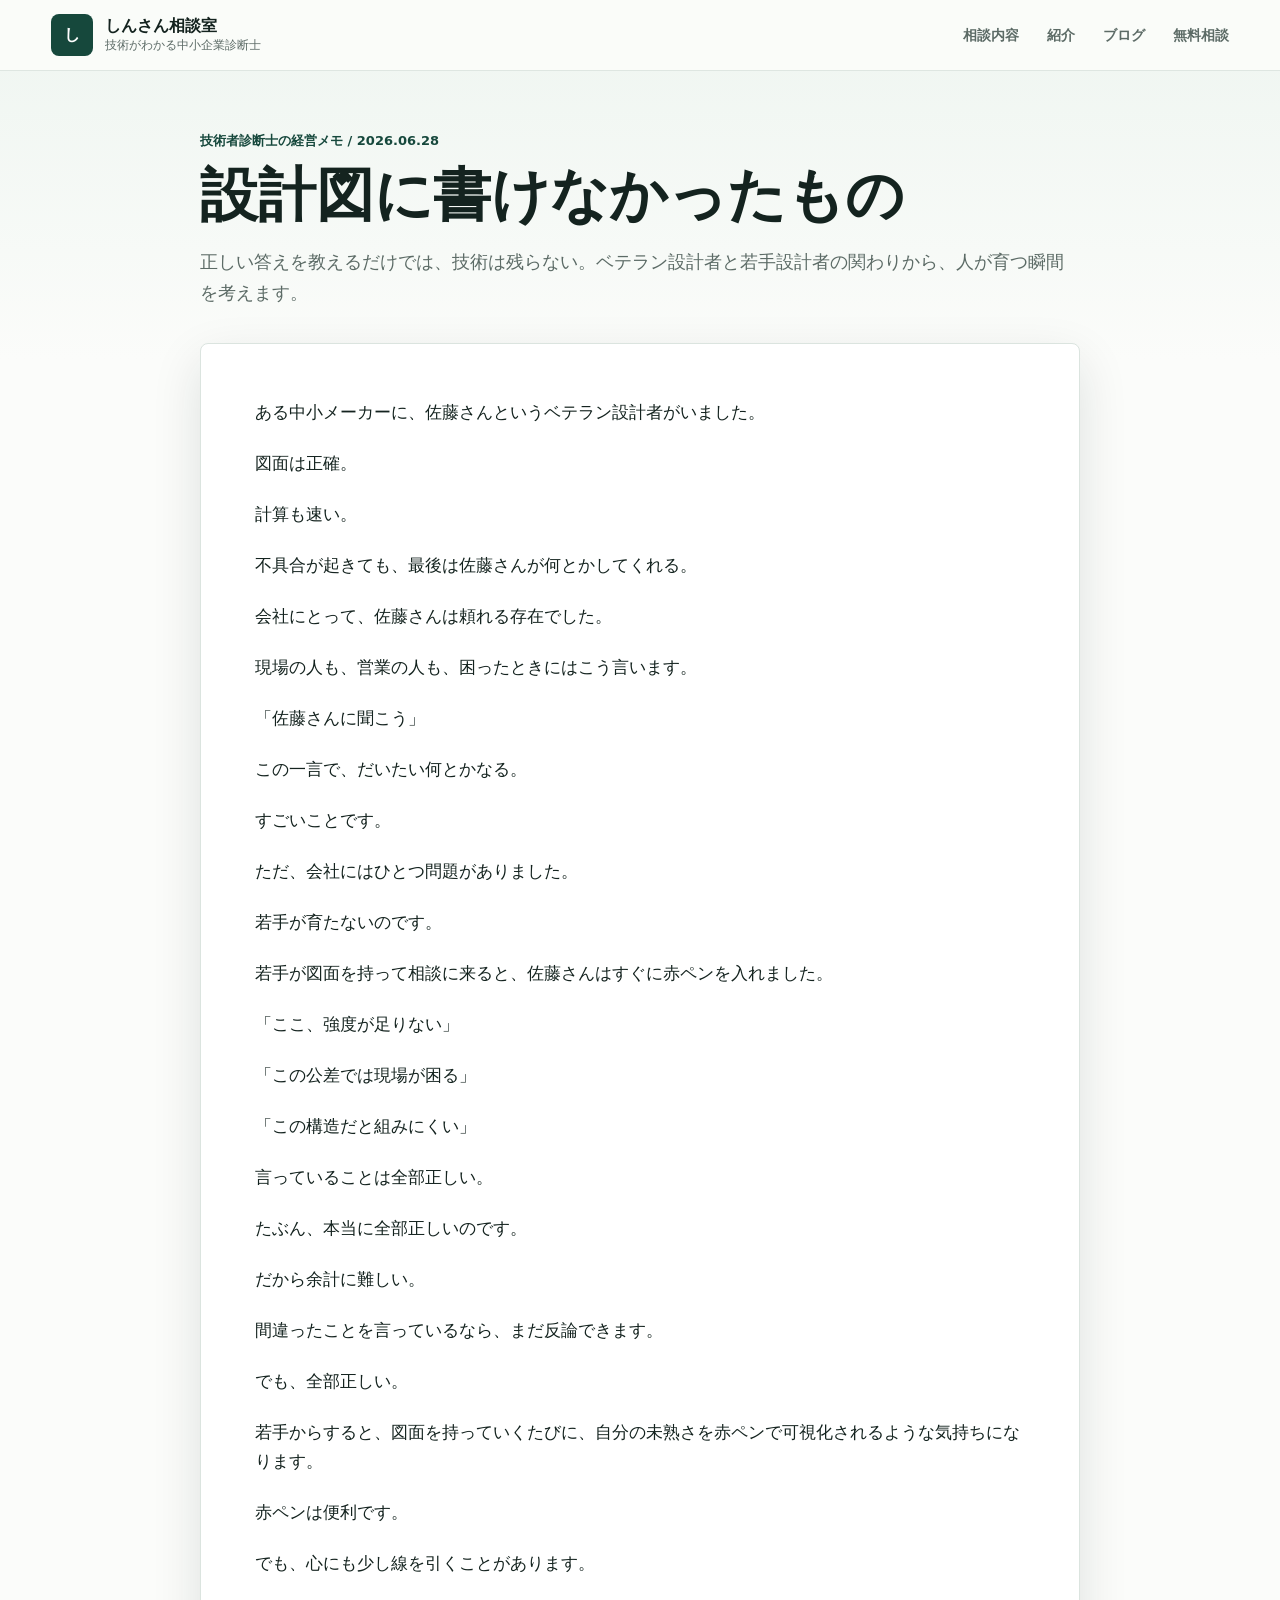
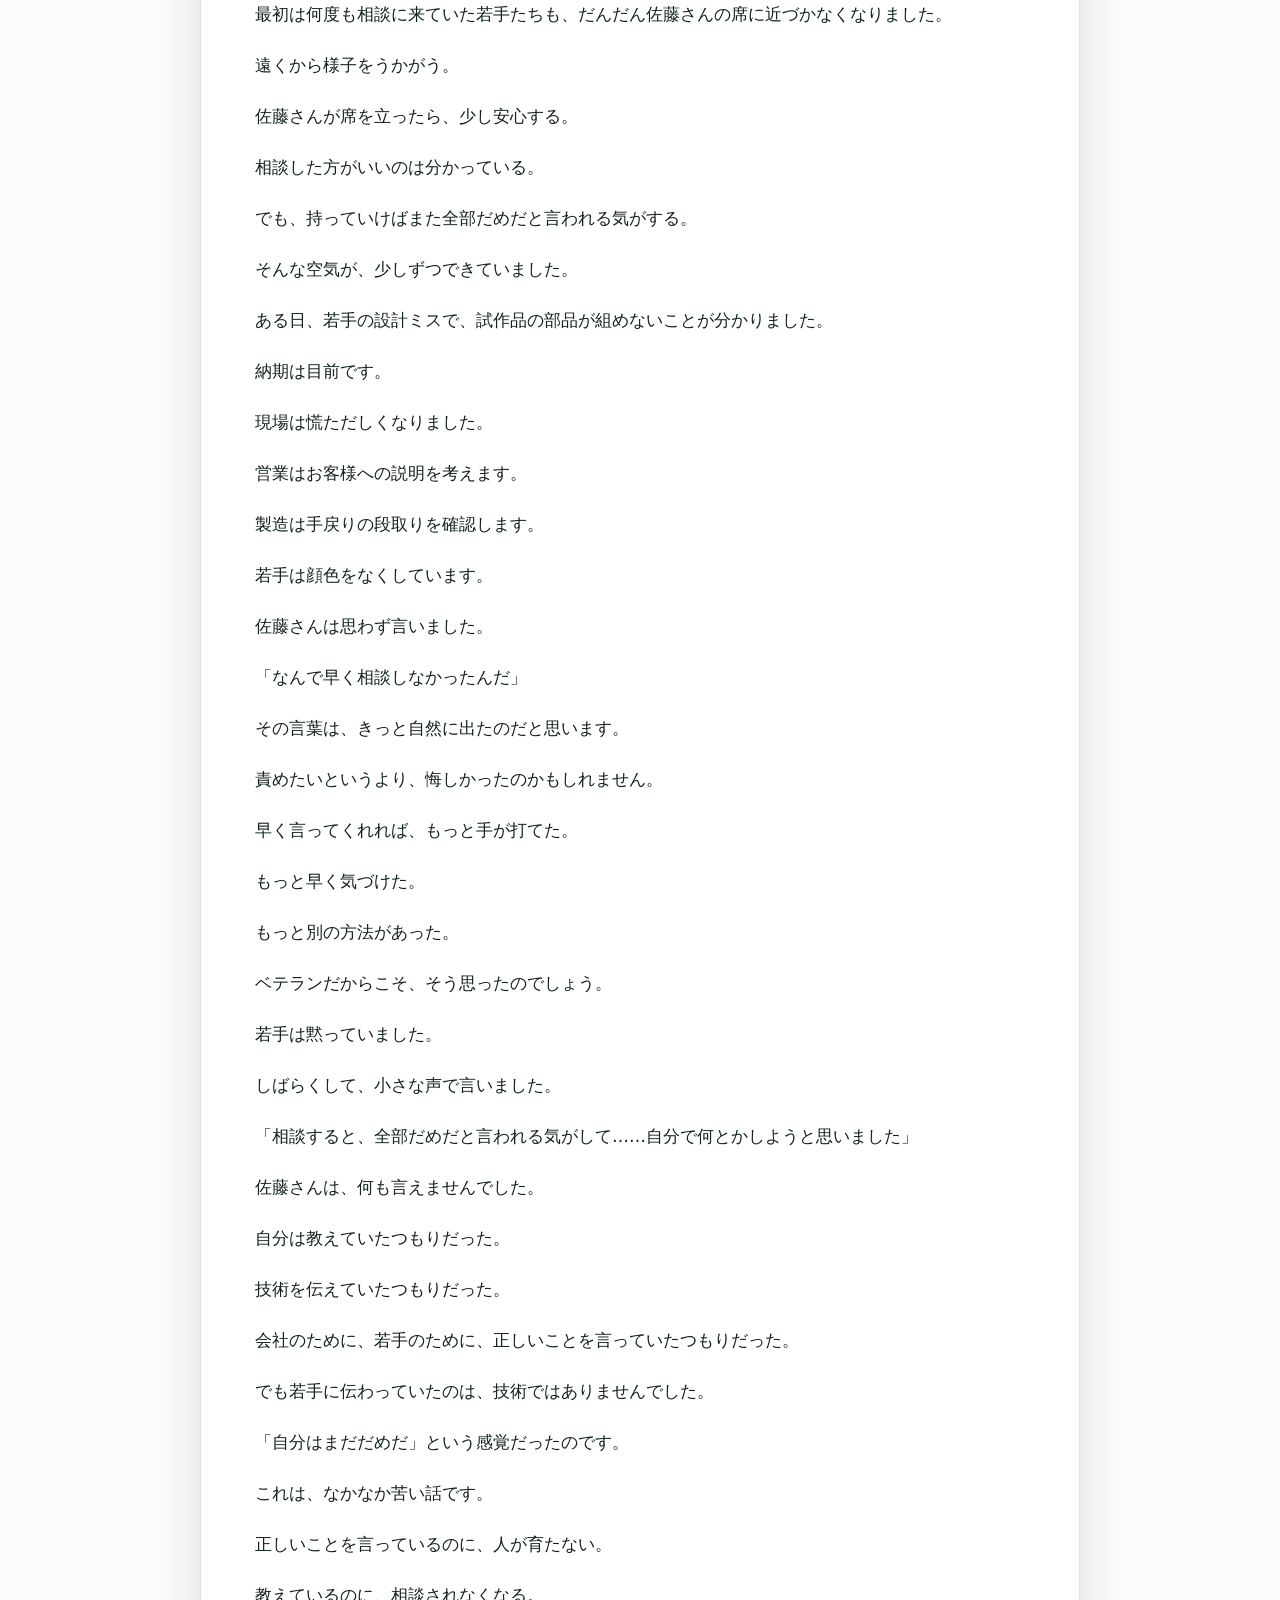
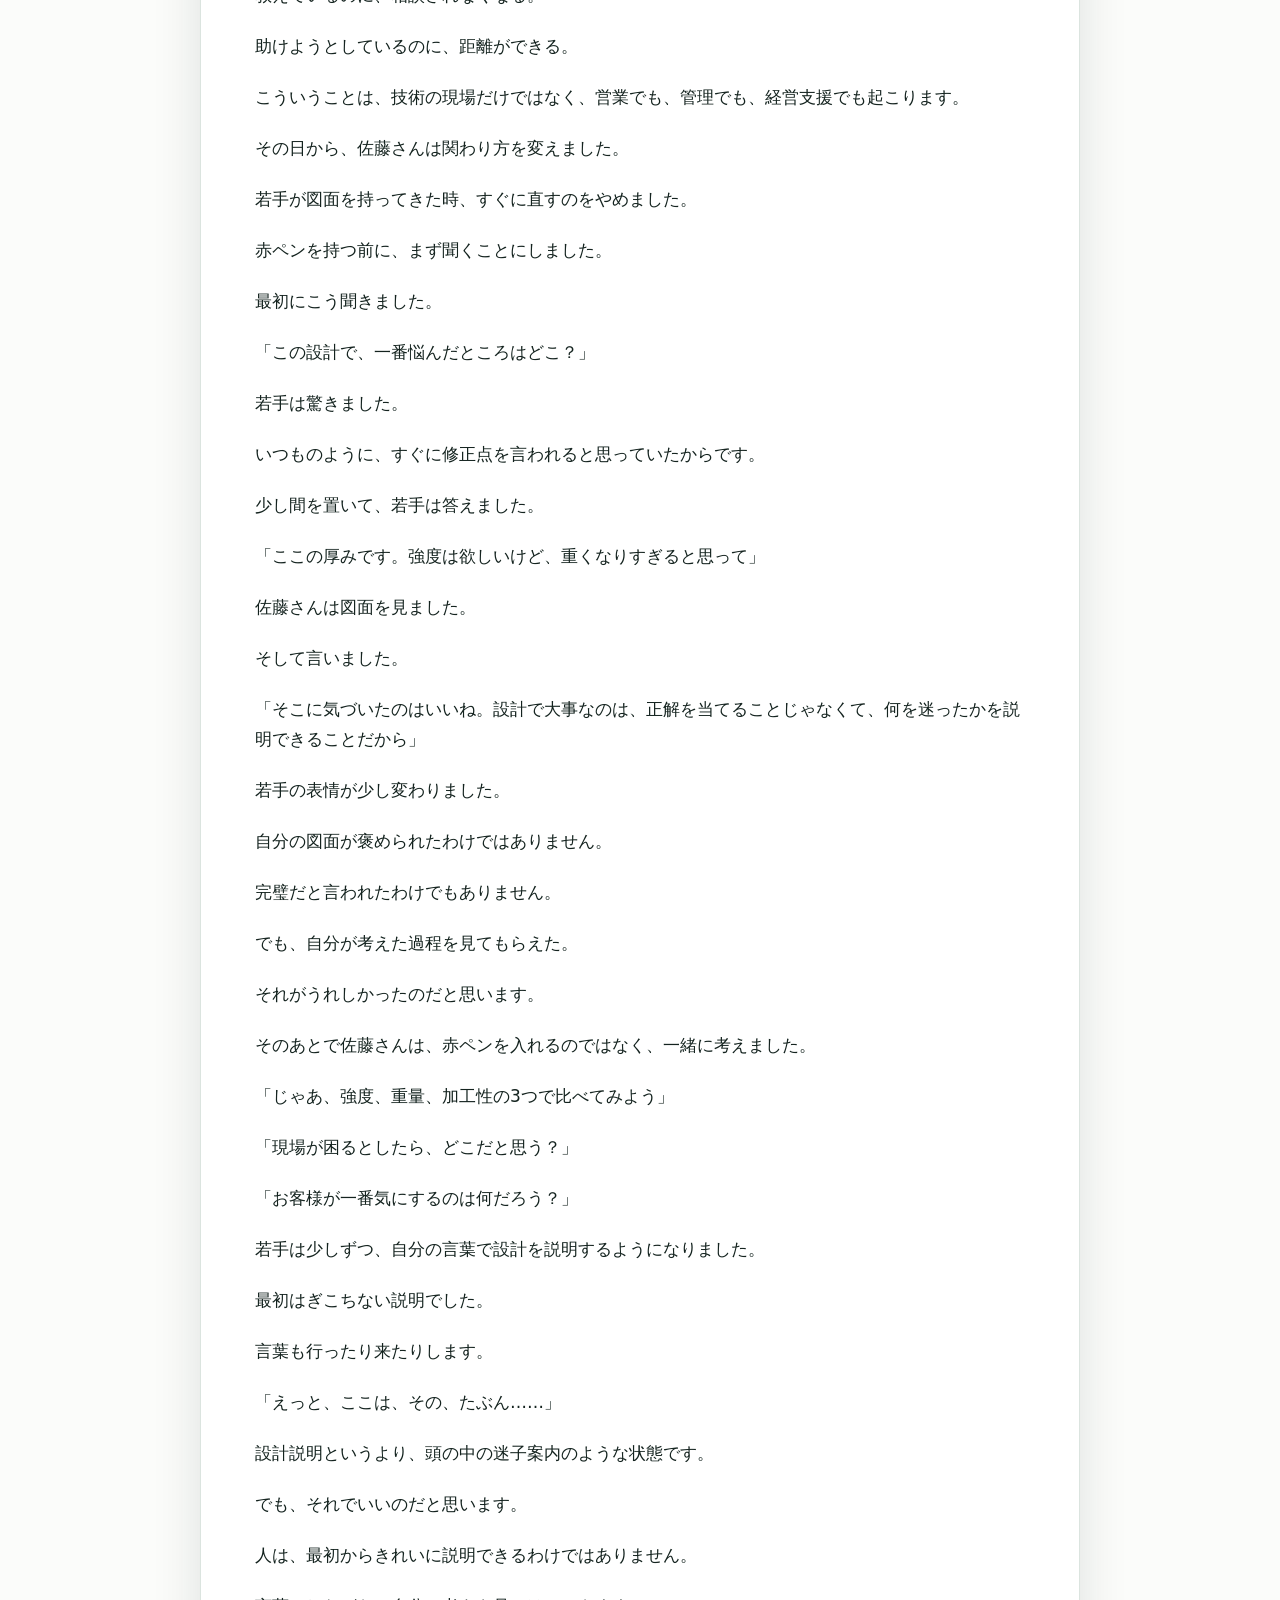
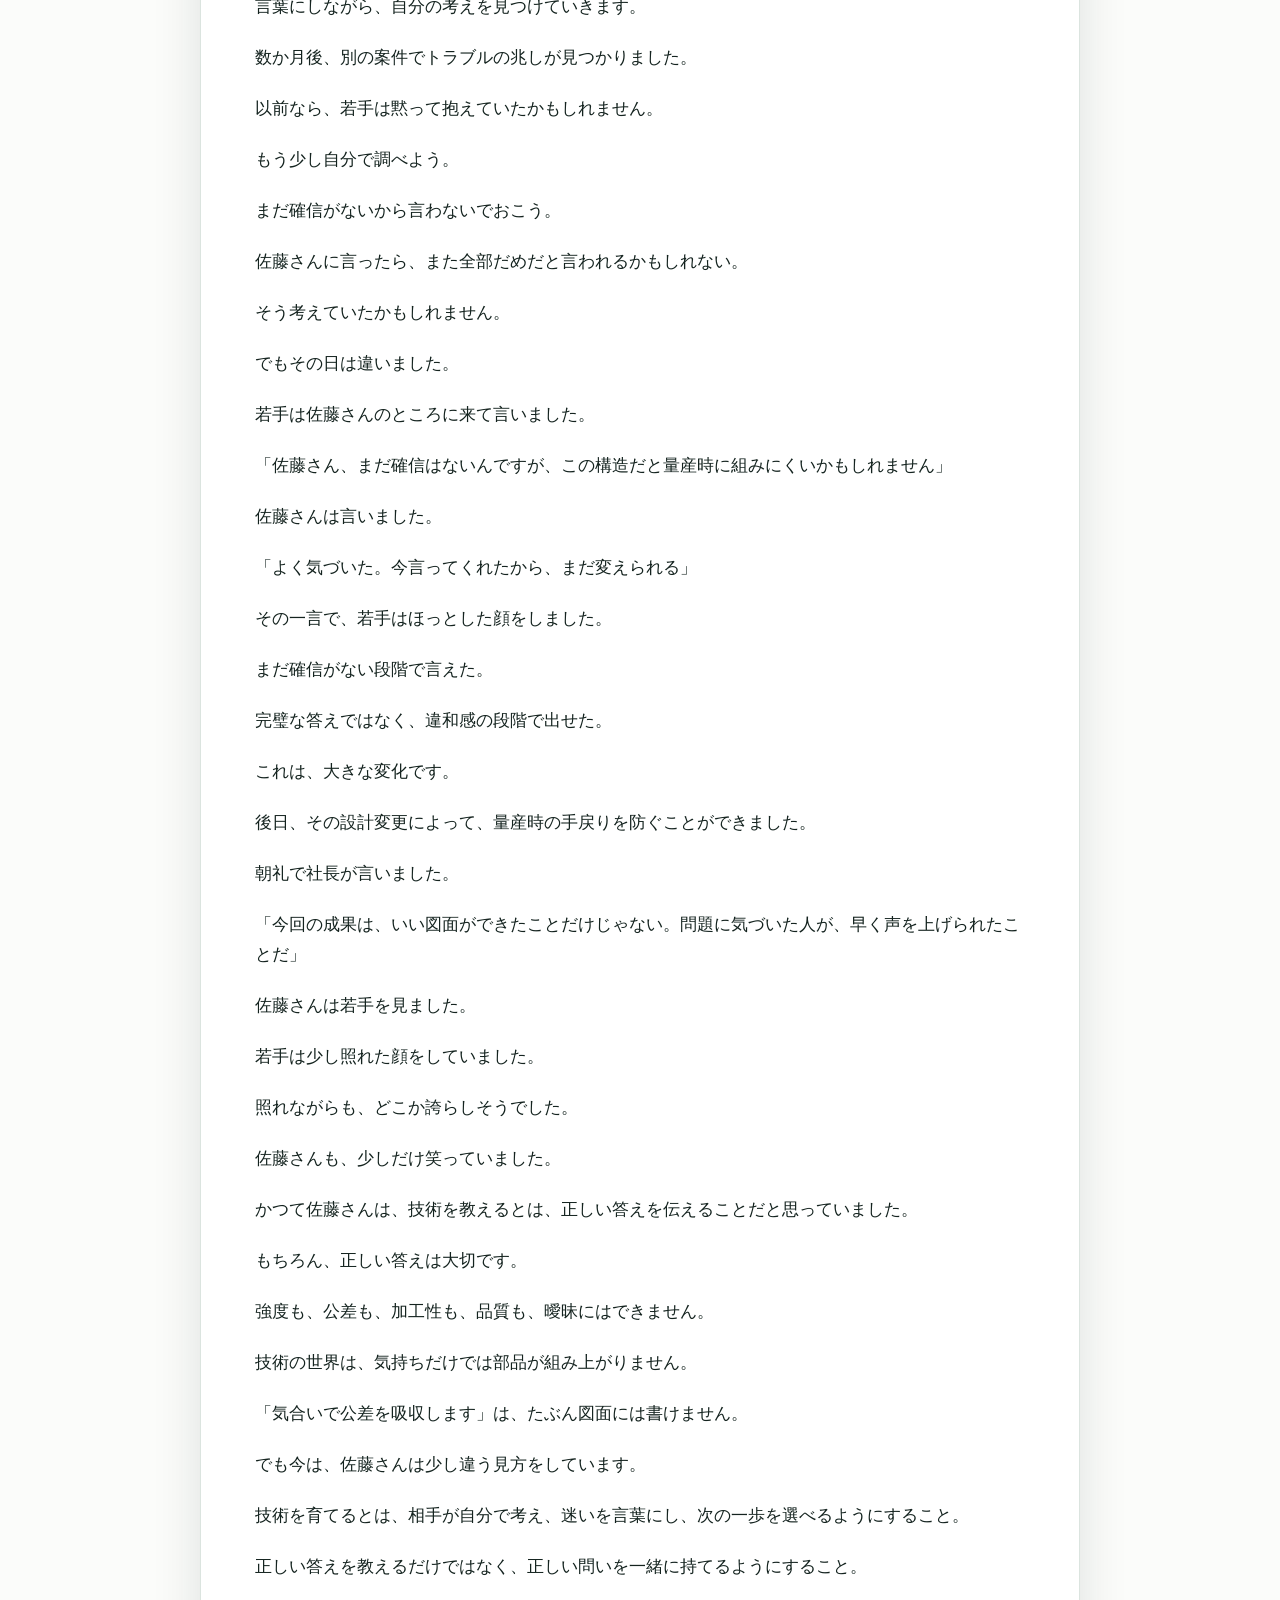
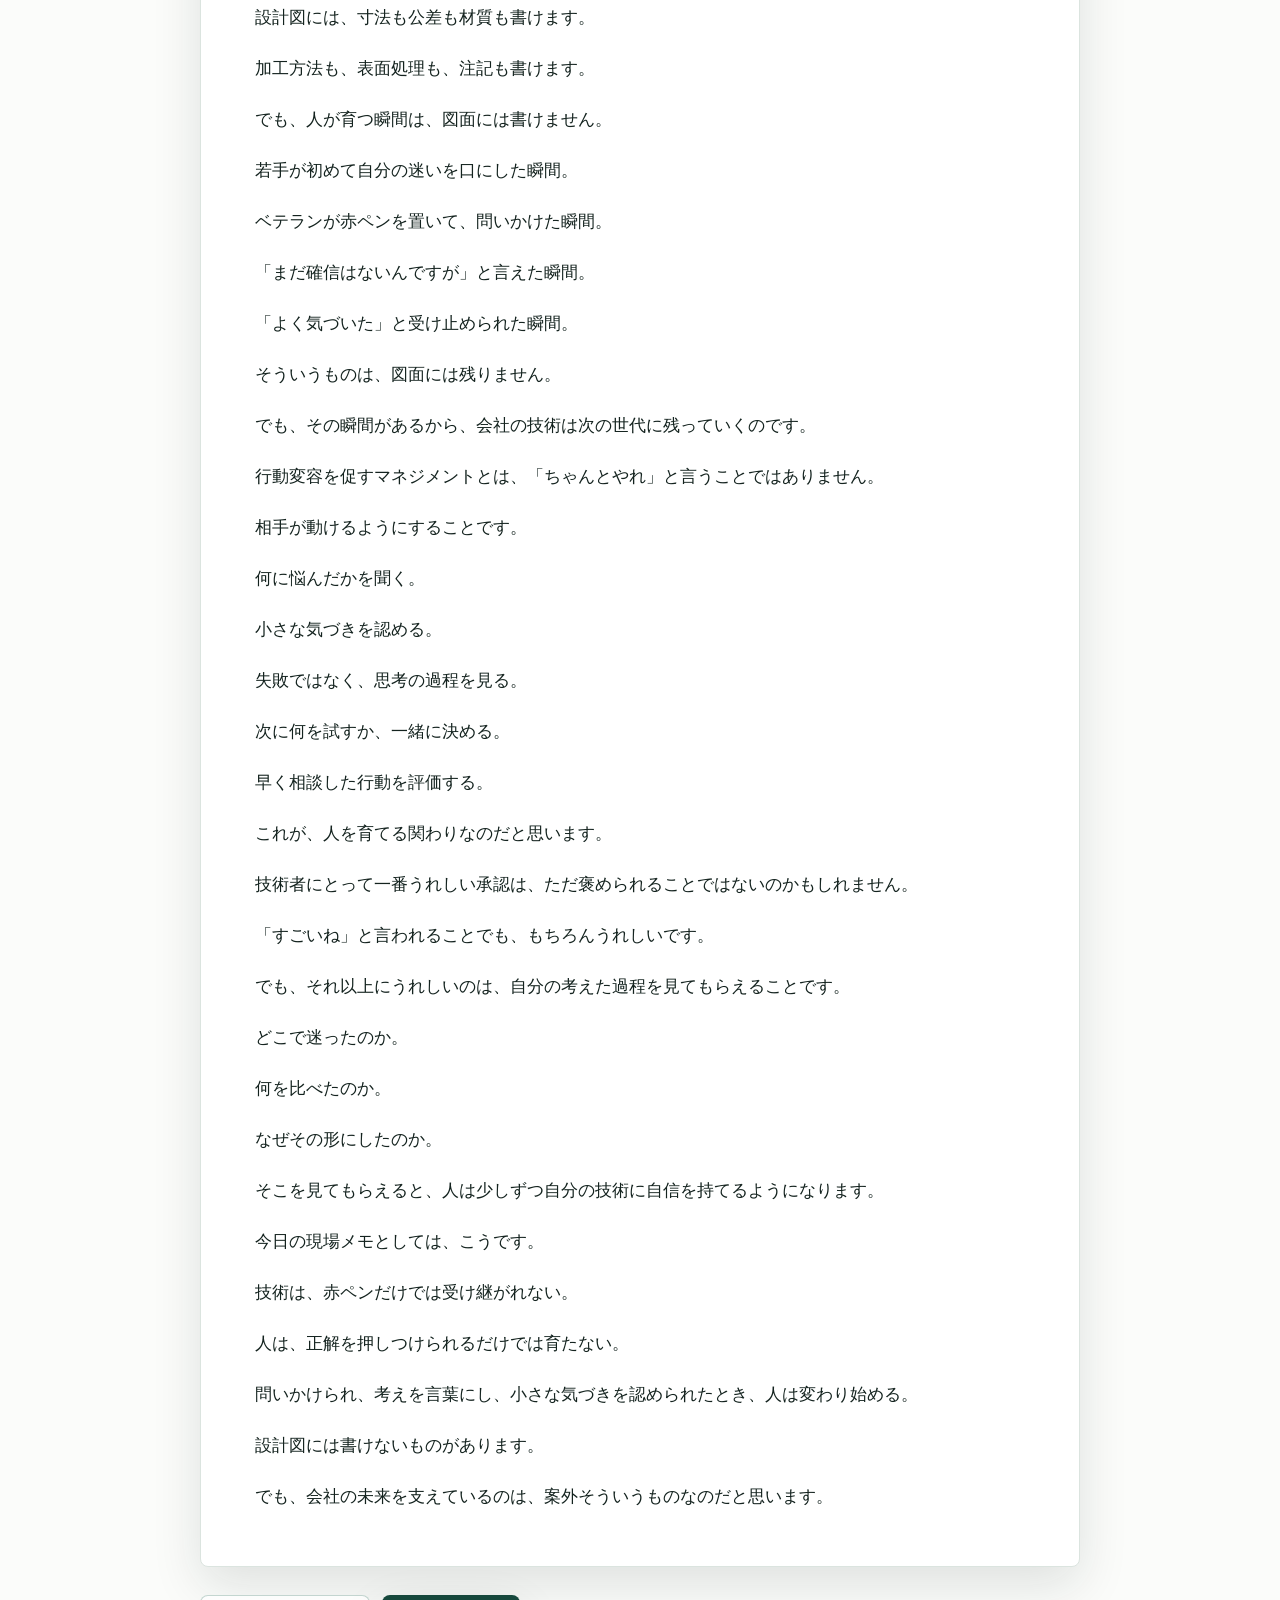
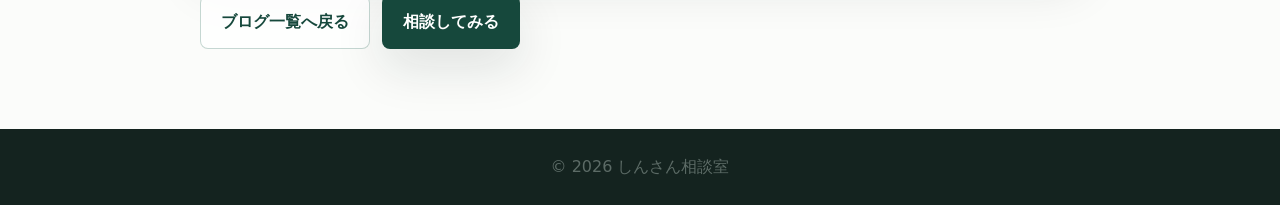
<file: blog/2026-06-28-design-drawing-could-not-show.html>
﻿<!doctype html>
<html lang="ja">
<head>
  <meta charset="utf-8">
  <meta name="viewport" content="width=device-width, initial-scale=1">
  <meta name="description" content="ベテラン設計者と若手設計者の関わりから、技術承継、人材育成、行動変容を考える技術者診断士の経営メモ。">
  <title>設計図に書けなかったもの | しんさん相談室</title>
  <link rel="stylesheet" href="../styles.css">
</head>
<body>
  <header class="site-header">
    <a class="brand" href="../index.html#top" aria-label="しんさん相談室 トップへ">
      <span class="brand-mark">し</span>
      <span>
        <span class="brand-name">しんさん相談室</span>
        <span class="brand-sub">技術がわかる中小企業診断士</span>
      </span>
    </a>
    <nav class="nav" aria-label="主要メニュー">
      <a href="../index.html#service">相談内容</a>
      <a href="../index.html#profile">紹介</a>
      <a href="../index.html#blog">ブログ</a>
      <a href="../index.html#contact">無料相談</a>
    </nav>
  </header>

  <main class="article-page">
    <article class="article-shell">
      <header class="article-header">
        <p class="post-meta">技術者診断士の経営メモ / 2026.06.28</p>
        <h1>設計図に書けなかったもの</h1>
        <p class="article-lead">正しい答えを教えるだけでは、技術は残らない。ベテラン設計者と若手設計者の関わりから、人が育つ瞬間を考えます。</p>
      </header>

      <div class="article-body">
        <p>ある中小メーカーに、佐藤さんというベテラン設計者がいました。</p>
        <p>図面は正確。</p>
        <p>計算も速い。</p>
        <p>不具合が起きても、最後は佐藤さんが何とかしてくれる。</p>
        <p>会社にとって、佐藤さんは頼れる存在でした。</p>
        <p>現場の人も、営業の人も、困ったときにはこう言います。</p>
        <p>「佐藤さんに聞こう」</p>
        <p>この一言で、だいたい何とかなる。</p>
        <p>すごいことです。</p>
        <p>ただ、会社にはひとつ問題がありました。</p>
        <p>若手が育たないのです。</p>
        <p>若手が図面を持って相談に来ると、佐藤さんはすぐに赤ペンを入れました。</p>
        <p>「ここ、強度が足りない」</p>
        <p>「この公差では現場が困る」</p>
        <p>「この構造だと組みにくい」</p>
        <p>言っていることは全部正しい。</p>
        <p>たぶん、本当に全部正しいのです。</p>
        <p>だから余計に難しい。</p>
        <p>間違ったことを言っているなら、まだ反論できます。</p>
        <p>でも、全部正しい。</p>
        <p>若手からすると、図面を持っていくたびに、自分の未熟さを赤ペンで可視化されるような気持ちになります。</p>
        <p>赤ペンは便利です。</p>
        <p>でも、心にも少し線を引くことがあります。</p>
        <p>最初は何度も相談に来ていた若手たちも、だんだん佐藤さんの席に近づかなくなりました。</p>
        <p>遠くから様子をうかがう。</p>
        <p>佐藤さんが席を立ったら、少し安心する。</p>
        <p>相談した方がいいのは分かっている。</p>
        <p>でも、持っていけばまた全部だめだと言われる気がする。</p>
        <p>そんな空気が、少しずつできていました。</p>
        <p>ある日、若手の設計ミスで、試作品の部品が組めないことが分かりました。</p>
        <p>納期は目前です。</p>
        <p>現場は慌ただしくなりました。</p>
        <p>営業はお客様への説明を考えます。</p>
        <p>製造は手戻りの段取りを確認します。</p>
        <p>若手は顔色をなくしています。</p>
        <p>佐藤さんは思わず言いました。</p>
        <p>「なんで早く相談しなかったんだ」</p>
        <p>その言葉は、きっと自然に出たのだと思います。</p>
        <p>責めたいというより、悔しかったのかもしれません。</p>
        <p>早く言ってくれれば、もっと手が打てた。</p>
        <p>もっと早く気づけた。</p>
        <p>もっと別の方法があった。</p>
        <p>ベテランだからこそ、そう思ったのでしょう。</p>
        <p>若手は黙っていました。</p>
        <p>しばらくして、小さな声で言いました。</p>
        <p>「相談すると、全部だめだと言われる気がして……自分で何とかしようと思いました」</p>
        <p>佐藤さんは、何も言えませんでした。</p>
        <p>自分は教えていたつもりだった。</p>
        <p>技術を伝えていたつもりだった。</p>
        <p>会社のために、若手のために、正しいことを言っていたつもりだった。</p>
        <p>でも若手に伝わっていたのは、技術ではありませんでした。</p>
        <p>「自分はまだだめだ」という感覚だったのです。</p>
        <p>これは、なかなか苦い話です。</p>
        <p>正しいことを言っているのに、人が育たない。</p>
        <p>教えているのに、相談されなくなる。</p>
        <p>助けようとしているのに、距離ができる。</p>
        <p>こういうことは、技術の現場だけではなく、営業でも、管理でも、経営支援でも起こります。</p>
        <p>その日から、佐藤さんは関わり方を変えました。</p>
        <p>若手が図面を持ってきた時、すぐに直すのをやめました。</p>
        <p>赤ペンを持つ前に、まず聞くことにしました。</p>
        <p>最初にこう聞きました。</p>
        <p>「この設計で、一番悩んだところはどこ？」</p>
        <p>若手は驚きました。</p>
        <p>いつものように、すぐに修正点を言われると思っていたからです。</p>
        <p>少し間を置いて、若手は答えました。</p>
        <p>「ここの厚みです。強度は欲しいけど、重くなりすぎると思って」</p>
        <p>佐藤さんは図面を見ました。</p>
        <p>そして言いました。</p>
        <p>「そこに気づいたのはいいね。設計で大事なのは、正解を当てることじゃなくて、何を迷ったかを説明できることだから」</p>
        <p>若手の表情が少し変わりました。</p>
        <p>自分の図面が褒められたわけではありません。</p>
        <p>完璧だと言われたわけでもありません。</p>
        <p>でも、自分が考えた過程を見てもらえた。</p>
        <p>それがうれしかったのだと思います。</p>
        <p>そのあとで佐藤さんは、赤ペンを入れるのではなく、一緒に考えました。</p>
        <p>「じゃあ、強度、重量、加工性の3つで比べてみよう」</p>
        <p>「現場が困るとしたら、どこだと思う？」</p>
        <p>「お客様が一番気にするのは何だろう？」</p>
        <p>若手は少しずつ、自分の言葉で設計を説明するようになりました。</p>
        <p>最初はぎこちない説明でした。</p>
        <p>言葉も行ったり来たりします。</p>
        <p>「えっと、ここは、その、たぶん……」</p>
        <p>設計説明というより、頭の中の迷子案内のような状態です。</p>
        <p>でも、それでいいのだと思います。</p>
        <p>人は、最初からきれいに説明できるわけではありません。</p>
        <p>言葉にしながら、自分の考えを見つけていきます。</p>
        <p>数か月後、別の案件でトラブルの兆しが見つかりました。</p>
        <p>以前なら、若手は黙って抱えていたかもしれません。</p>
        <p>もう少し自分で調べよう。</p>
        <p>まだ確信がないから言わないでおこう。</p>
        <p>佐藤さんに言ったら、また全部だめだと言われるかもしれない。</p>
        <p>そう考えていたかもしれません。</p>
        <p>でもその日は違いました。</p>
        <p>若手は佐藤さんのところに来て言いました。</p>
        <p>「佐藤さん、まだ確信はないんですが、この構造だと量産時に組みにくいかもしれません」</p>
        <p>佐藤さんは言いました。</p>
        <p>「よく気づいた。今言ってくれたから、まだ変えられる」</p>
        <p>その一言で、若手はほっとした顔をしました。</p>
        <p>まだ確信がない段階で言えた。</p>
        <p>完璧な答えではなく、違和感の段階で出せた。</p>
        <p>これは、大きな変化です。</p>
        <p>後日、その設計変更によって、量産時の手戻りを防ぐことができました。</p>
        <p>朝礼で社長が言いました。</p>
        <p>「今回の成果は、いい図面ができたことだけじゃない。問題に気づいた人が、早く声を上げられたことだ」</p>
        <p>佐藤さんは若手を見ました。</p>
        <p>若手は少し照れた顔をしていました。</p>
        <p>照れながらも、どこか誇らしそうでした。</p>
        <p>佐藤さんも、少しだけ笑っていました。</p>
        <p>かつて佐藤さんは、技術を教えるとは、正しい答えを伝えることだと思っていました。</p>
        <p>もちろん、正しい答えは大切です。</p>
        <p>強度も、公差も、加工性も、品質も、曖昧にはできません。</p>
        <p>技術の世界は、気持ちだけでは部品が組み上がりません。</p>
        <p>「気合いで公差を吸収します」は、たぶん図面には書けません。</p>
        <p>でも今は、佐藤さんは少し違う見方をしています。</p>
        <p>技術を育てるとは、相手が自分で考え、迷いを言葉にし、次の一歩を選べるようにすること。</p>
        <p>正しい答えを教えるだけではなく、正しい問いを一緒に持てるようにすること。</p>
        <p>設計図には、寸法も公差も材質も書けます。</p>
        <p>加工方法も、表面処理も、注記も書けます。</p>
        <p>でも、人が育つ瞬間は、図面には書けません。</p>
        <p>若手が初めて自分の迷いを口にした瞬間。</p>
        <p>ベテランが赤ペンを置いて、問いかけた瞬間。</p>
        <p>「まだ確信はないんですが」と言えた瞬間。</p>
        <p>「よく気づいた」と受け止められた瞬間。</p>
        <p>そういうものは、図面には残りません。</p>
        <p>でも、その瞬間があるから、会社の技術は次の世代に残っていくのです。</p>
        <p>行動変容を促すマネジメントとは、「ちゃんとやれ」と言うことではありません。</p>
        <p>相手が動けるようにすることです。</p>
        <p>何に悩んだかを聞く。</p>
        <p>小さな気づきを認める。</p>
        <p>失敗ではなく、思考の過程を見る。</p>
        <p>次に何を試すか、一緒に決める。</p>
        <p>早く相談した行動を評価する。</p>
        <p>これが、人を育てる関わりなのだと思います。</p>
        <p>技術者にとって一番うれしい承認は、ただ褒められることではないのかもしれません。</p>
        <p>「すごいね」と言われることでも、もちろんうれしいです。</p>
        <p>でも、それ以上にうれしいのは、自分の考えた過程を見てもらえることです。</p>
        <p>どこで迷ったのか。</p>
        <p>何を比べたのか。</p>
        <p>なぜその形にしたのか。</p>
        <p>そこを見てもらえると、人は少しずつ自分の技術に自信を持てるようになります。</p>
        <p>今日の現場メモとしては、こうです。</p>
        <p>技術は、赤ペンだけでは受け継がれない。</p>
        <p>人は、正解を押しつけられるだけでは育たない。</p>
        <p>問いかけられ、考えを言葉にし、小さな気づきを認められたとき、人は変わり始める。</p>
        <p>設計図には書けないものがあります。</p>
        <p>でも、会社の未来を支えているのは、案外そういうものなのだと思います。</p>
      </div>

      <footer class="article-footer">
        <a class="button secondary" href="index.html">ブログ一覧へ戻る</a>
        <a class="button primary" href="mailto:horis@hotmail.co.jp?subject=%E5%88%9D%E5%9B%9E30%E5%88%86%E7%84%A1%E6%96%99%E7%9B%B8%E8%AB%87%E3%81%AE%E4%BB%B6">相談してみる</a>
      </footer>
    </article>
  </main>

  <footer class="footer">
    <p>&copy; 2026 しんさん相談室</p>
  </footer>
</body>
</html>
</file>
<file: styles.css>
﻿:root {
  --ink: #14231f;
  --muted: #5c6b66;
  --line: #dbe4df;
  --paper: #fbfcfa;
  --band: #eef5f0;
  --green: #2f6f5e;
  --green-dark: #16483c;
  --blue: #213f68;
  --wood: #b98354;
  --white: #ffffff;
  --shadow: 0 18px 50px rgba(20, 35, 31, 0.12);
}

* {
  box-sizing: border-box;
}

html {
  scroll-behavior: smooth;
}

body {
  margin: 0;
  color: var(--ink);
  background: var(--paper);
  font-family: "Noto Sans JP", system-ui, -apple-system, BlinkMacSystemFont, "Segoe UI", sans-serif;
  line-height: 1.75;
  letter-spacing: 0;
}

a {
  color: inherit;
  text-decoration: none;
}

img {
  display: block;
  max-width: 100%;
}

.site-header {
  position: fixed;
  z-index: 10;
  top: 0;
  left: 0;
  right: 0;
  display: flex;
  align-items: center;
  justify-content: space-between;
  gap: 24px;
  padding: 14px clamp(18px, 4vw, 52px);
  background: rgba(251, 252, 250, 0.92);
  border-bottom: 1px solid rgba(219, 228, 223, 0.9);
  backdrop-filter: blur(14px);
}

.brand {
  display: inline-flex;
  align-items: center;
  gap: 12px;
  min-width: 220px;
}

.brand-mark {
  display: grid;
  width: 42px;
  height: 42px;
  place-items: center;
  color: var(--white);
  background: var(--green-dark);
  border-radius: 8px;
  font-weight: 800;
  line-height: 1;
}

.brand-name,
.brand-sub {
  display: block;
}

.brand-name {
  font-weight: 800;
  line-height: 1.3;
}

.brand-sub {
  color: var(--muted);
  font-size: 12px;
  line-height: 1.4;
}

.nav {
  display: flex;
  align-items: center;
  gap: clamp(14px, 3vw, 28px);
  color: var(--muted);
  font-size: 14px;
  font-weight: 700;
  white-space: nowrap;
}

.nav a:hover {
  color: var(--green-dark);
}

.hero {
  position: relative;
  min-height: 92svh;
  display: grid;
  align-items: center;
  overflow: hidden;
  padding: 110px clamp(20px, 5vw, 72px) 72px;
}

.hero-media,
.hero-media img,
.hero-overlay {
  position: absolute;
  inset: 0;
}

.hero-media img {
  width: 100%;
  height: 100%;
  object-fit: cover;
}

.hero-overlay {
  background:
    linear-gradient(90deg, rgba(251, 252, 250, 0.94) 0%, rgba(251, 252, 250, 0.82) 42%, rgba(251, 252, 250, 0.32) 72%, rgba(251, 252, 250, 0.08) 100%),
    linear-gradient(0deg, rgba(20, 35, 31, 0.16), rgba(20, 35, 31, 0.02));
}

.hero-content {
  position: relative;
  z-index: 1;
  width: min(720px, 100%);
}

.eyebrow,
.section-label {
  margin: 0 0 12px;
  color: var(--green-dark);
  font-size: 13px;
  font-weight: 800;
  letter-spacing: 0;
  text-transform: uppercase;
}

h1,
h2,
h3,
p {
  margin-top: 0;
}

h1 {
  margin-bottom: 22px;
  font-size: clamp(40px, 7vw, 76px);
  line-height: 1.12;
  letter-spacing: 0;
}

h2 {
  margin-bottom: 18px;
  font-size: clamp(28px, 4vw, 44px);
  line-height: 1.25;
  letter-spacing: 0;
}

h3 {
  margin-bottom: 10px;
  font-size: 21px;
  line-height: 1.35;
}

.hero-lead {
  max-width: 650px;
  color: #33413d;
  font-size: 18px;
  font-weight: 500;
}

.hero-actions {
  display: flex;
  flex-wrap: wrap;
  gap: 12px;
  margin-top: 30px;
}

.button {
  display: inline-flex;
  min-height: 48px;
  align-items: center;
  justify-content: center;
  border: 1px solid transparent;
  border-radius: 8px;
  padding: 12px 20px;
  font-weight: 800;
}

.button.primary {
  color: var(--white);
  background: var(--green-dark);
  box-shadow: var(--shadow);
}

.button.secondary {
  color: var(--green-dark);
  background: rgba(255, 255, 255, 0.78);
  border-color: rgba(47, 111, 94, 0.28);
}

.section,
.section-band {
  padding: clamp(64px, 9vw, 110px) clamp(20px, 5vw, 72px);
}

.section-band {
  background: var(--band);
}

.section-inner {
  width: min(1120px, 100%);
  margin: 0 auto;
}

.intro-grid,
.profile-grid,
.contact-grid,
.blog-layout {
  display: grid;
  gap: clamp(28px, 5vw, 64px);
}

.intro-grid {
  grid-template-columns: minmax(220px, 0.78fr) minmax(280px, 1fr);
  align-items: start;
}

.intro-grid p:last-child,
.profile p,
.blog-layout p,
.contact p {
  color: var(--muted);
  font-size: 17px;
}

.section-head {
  max-width: 720px;
  margin-bottom: 34px;
}

.service-grid {
  display: grid;
  grid-template-columns: repeat(3, minmax(0, 1fr));
  gap: 18px;
}

.service-item {
  min-height: 260px;
  padding: 26px;
  background: var(--white);
  border: 1px solid var(--line);
  border-radius: 8px;
  box-shadow: 0 8px 28px rgba(20, 35, 31, 0.06);
}

.service-icon {
  display: inline-grid;
  width: 42px;
  height: 42px;
  place-items: center;
  margin-bottom: 22px;
  color: var(--green-dark);
  background: #e4efe9;
  border-radius: 8px;
  font-weight: 800;
}

.service-item p {
  color: var(--muted);
}

.profile-grid {
  grid-template-columns: minmax(220px, 360px) minmax(320px, 1fr);
  align-items: center;
}

.profile-photo {
  display: grid;
  min-height: 430px;
  place-items: center;
  overflow: hidden;
  color: rgba(255, 255, 255, 0.9);
  background:
    linear-gradient(135deg, rgba(22, 72, 60, 0.92), rgba(33, 63, 104, 0.82)),
    linear-gradient(45deg, var(--green), var(--wood));
  border-radius: 8px;
  box-shadow: var(--shadow);
  text-align: center;
  font-weight: 800;
}

.check-list {
  display: grid;
  gap: 10px;
  margin: 26px 0 0;
  padding: 0;
  list-style: none;
}

.check-list li {
  position: relative;
  padding-left: 28px;
  font-weight: 700;
}

.check-list li::before {
  position: absolute;
  left: 0;
  color: var(--green);
  content: "✓";
}

.blog-layout {
  grid-template-columns: minmax(300px, 0.9fr) minmax(300px, 1fr);
  align-items: center;
}

.blog-topics {
  display: grid;
  grid-template-columns: repeat(2, minmax(0, 1fr));
  gap: 12px;
}

.blog-topics span {
  display: grid;
  min-height: 88px;
  align-items: center;
  padding: 16px 18px;
  background: var(--white);
  border-left: 5px solid var(--green);
  border-radius: 8px;
  box-shadow: 0 8px 28px rgba(20, 35, 31, 0.06);
  font-weight: 800;
}

.contact-grid {
  grid-template-columns: minmax(300px, 1fr) minmax(280px, 420px);
  align-items: center;
}

.contact-actions {
  display: grid;
  gap: 12px;
}

.contact-card {
  display: grid;
  gap: 2px;
  padding: 20px;
  background: var(--white);
  border: 1px solid var(--line);
  border-radius: 8px;
}

.contact-card span {
  color: var(--muted);
  font-size: 13px;
  font-weight: 800;
}

.contact-card strong {
  color: var(--green-dark);
  font-size: 20px;
}

.footer {
  padding: 24px clamp(20px, 5vw, 72px);
  color: var(--muted);
  background: var(--ink);
  text-align: center;
}

.footer p {
  margin: 0;
}

@media (max-width: 820px) {
  .site-header {
    position: static;
    align-items: flex-start;
    flex-direction: column;
    gap: 12px;
  }

  .nav {
    width: 100%;
    overflow-x: auto;
    padding-bottom: 2px;
  }

  .hero {
    min-height: 760px;
    padding-top: 54px;
    align-items: end;
  }

  .hero-overlay {
    background:
      linear-gradient(0deg, rgba(251, 252, 250, 0.96) 0%, rgba(251, 252, 250, 0.88) 45%, rgba(251, 252, 250, 0.18) 100%),
      linear-gradient(0deg, rgba(20, 35, 31, 0.12), rgba(20, 35, 31, 0.02));
  }

  .intro-grid,
  .service-grid,
  .profile-grid,
  .blog-layout,
  .contact-grid {
    grid-template-columns: 1fr;
  }

  .service-item {
    min-height: auto;
  }

  .profile-photo {
    min-height: 280px;
  }
}

@media (max-width: 520px) {
  .brand {
    min-width: 0;
  }

  h1 {
    font-size: 38px;
  }

  .hero-lead {
    font-size: 16px;
  }

  .button {
    width: 100%;
  }

  .blog-topics {
    grid-template-columns: 1fr;
  }
}

.latest-blog {
  display: grid;
  gap: 16px;
}

.latest-card {
  padding: 24px;
  background: var(--white);
  border: 1px solid var(--line);
  border-radius: 8px;
  box-shadow: 0 8px 28px rgba(20, 35, 31, 0.06);
}

.latest-card h2,
.latest-card h3 {
  margin-bottom: 12px;
}

.post-meta {
  margin-bottom: 10px;
  color: var(--green-dark);
  font-size: 13px;
  font-weight: 800;
}

.text-link {
  display: inline-flex;
  margin-top: 12px;
  color: var(--green-dark);
  font-weight: 800;
  border-bottom: 2px solid rgba(47, 111, 94, 0.28);
}

.text-link:hover {
  border-bottom-color: var(--green-dark);
}

.muted-card small {
  color: var(--muted);
  font-size: 13px;
}

.article-page {
  padding: 130px clamp(20px, 5vw, 72px) 80px;
  background:
    linear-gradient(180deg, var(--band) 0, var(--paper) 360px);
}

.article-shell {
  width: min(880px, 100%);
  margin: 0 auto;
}

.article-header {
  margin-bottom: 34px;
}

.article-header h1 {
  margin-bottom: 18px;
  font-size: clamp(34px, 5vw, 58px);
}

.article-lead {
  color: var(--muted);
  font-size: 18px;
  font-weight: 500;
}

.article-body {
  padding: clamp(26px, 5vw, 54px);
  background: var(--white);
  border: 1px solid var(--line);
  border-radius: 8px;
  box-shadow: var(--shadow);
}

.article-body p {
  margin-bottom: 1.25em;
  font-size: 17px;
}

.article-body p:last-child {
  margin-bottom: 0;
}

.article-footer {
  display: flex;
  flex-wrap: wrap;
  gap: 12px;
  margin-top: 28px;
}

.post-list {
  display: grid;
  gap: 18px;
}

@media (max-width: 820px) {
  .article-page {
    padding-top: 56px;
  }
}

.compact-post-list {
  display: grid;
  gap: 16px;
}

.post-loading,
.post-error {
  margin: 0;
  color: var(--muted);
  font-weight: 700;
}

.blog-archive-button {
  margin-top: 18px;
}

.hero-badges {
  display: flex;
  flex-wrap: wrap;
  gap: 8px;
  margin-top: 22px;
}

.hero-badges span {
  display: inline-flex;
  align-items: center;
  min-height: 34px;
  padding: 6px 12px;
  color: var(--green-dark);
  background: rgba(255, 255, 255, 0.78);
  border: 1px solid rgba(47, 111, 94, 0.22);
  border-radius: 8px;
  font-size: 13px;
  font-weight: 800;
}

.button.is-disabled {
  cursor: not-allowed;
  opacity: 0.72;
}

.contact-card small {
  color: var(--muted);
  font-size: 13px;
}
</file>
